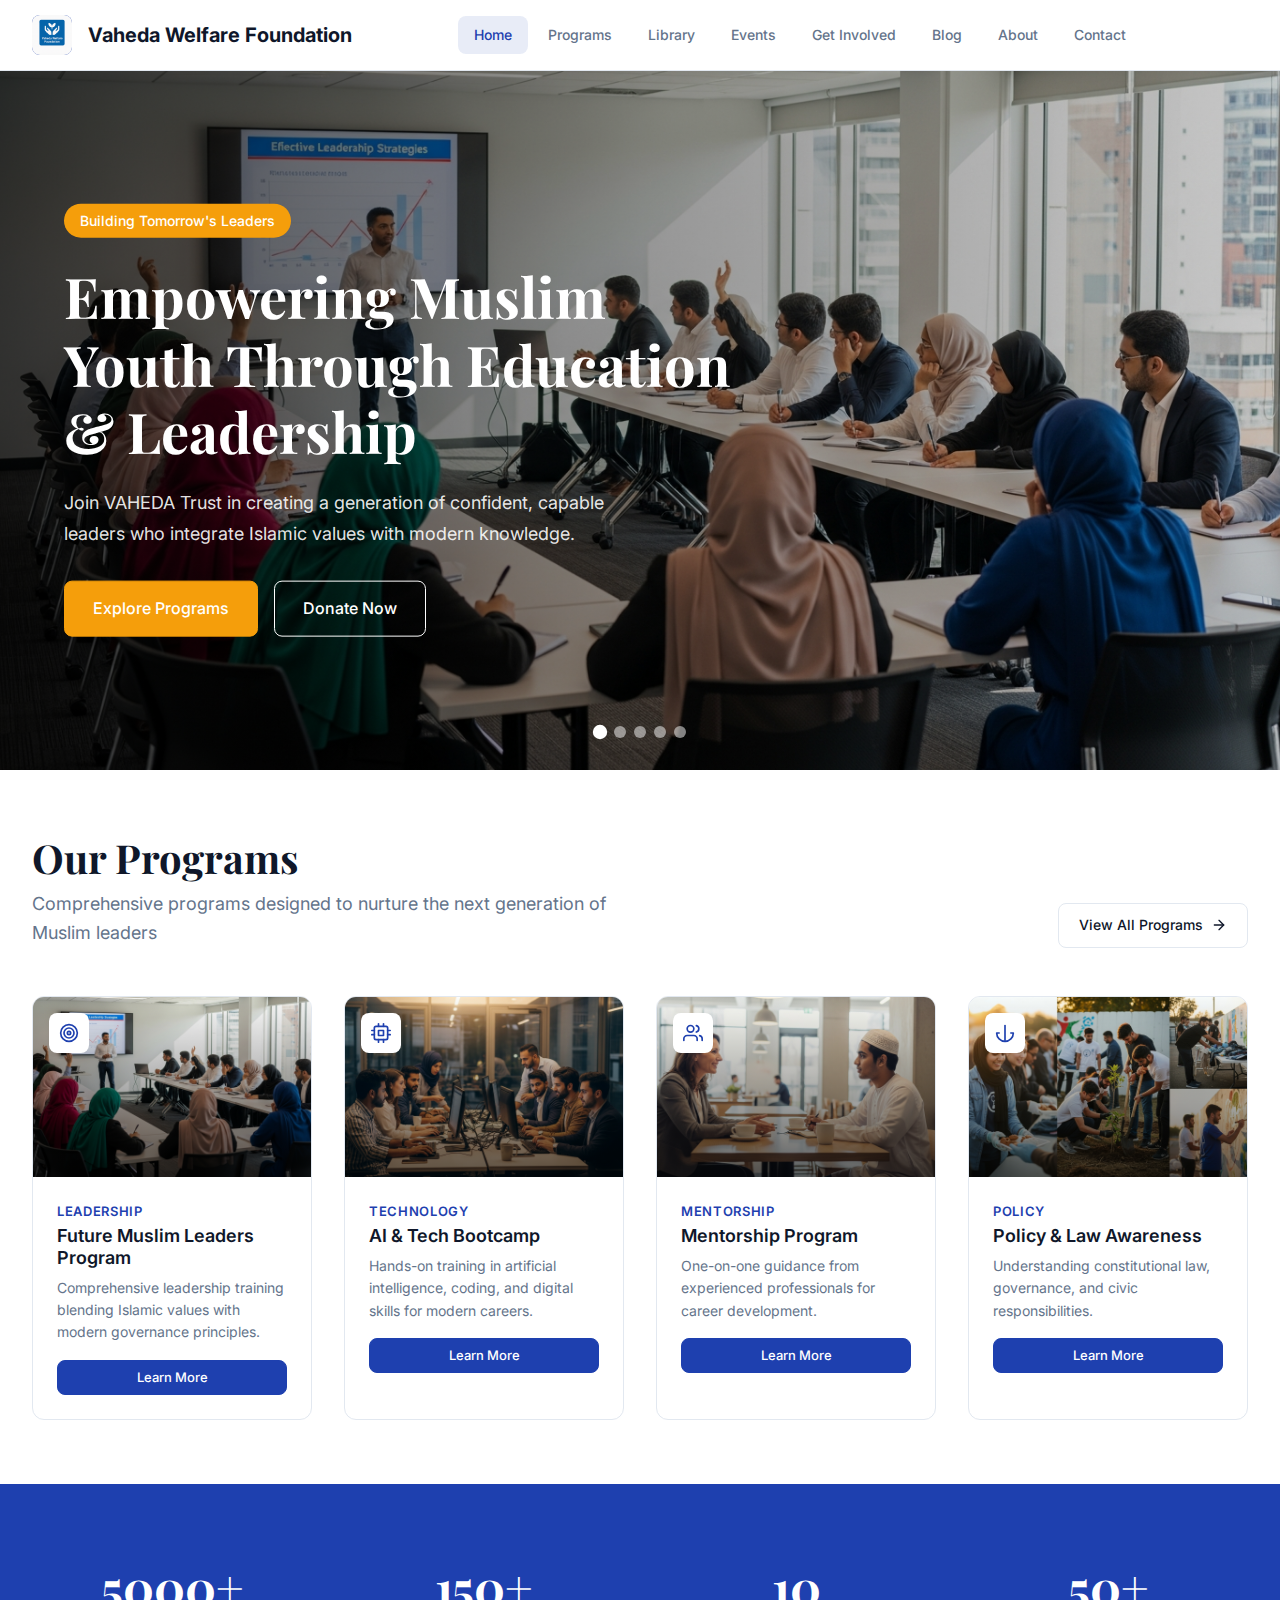
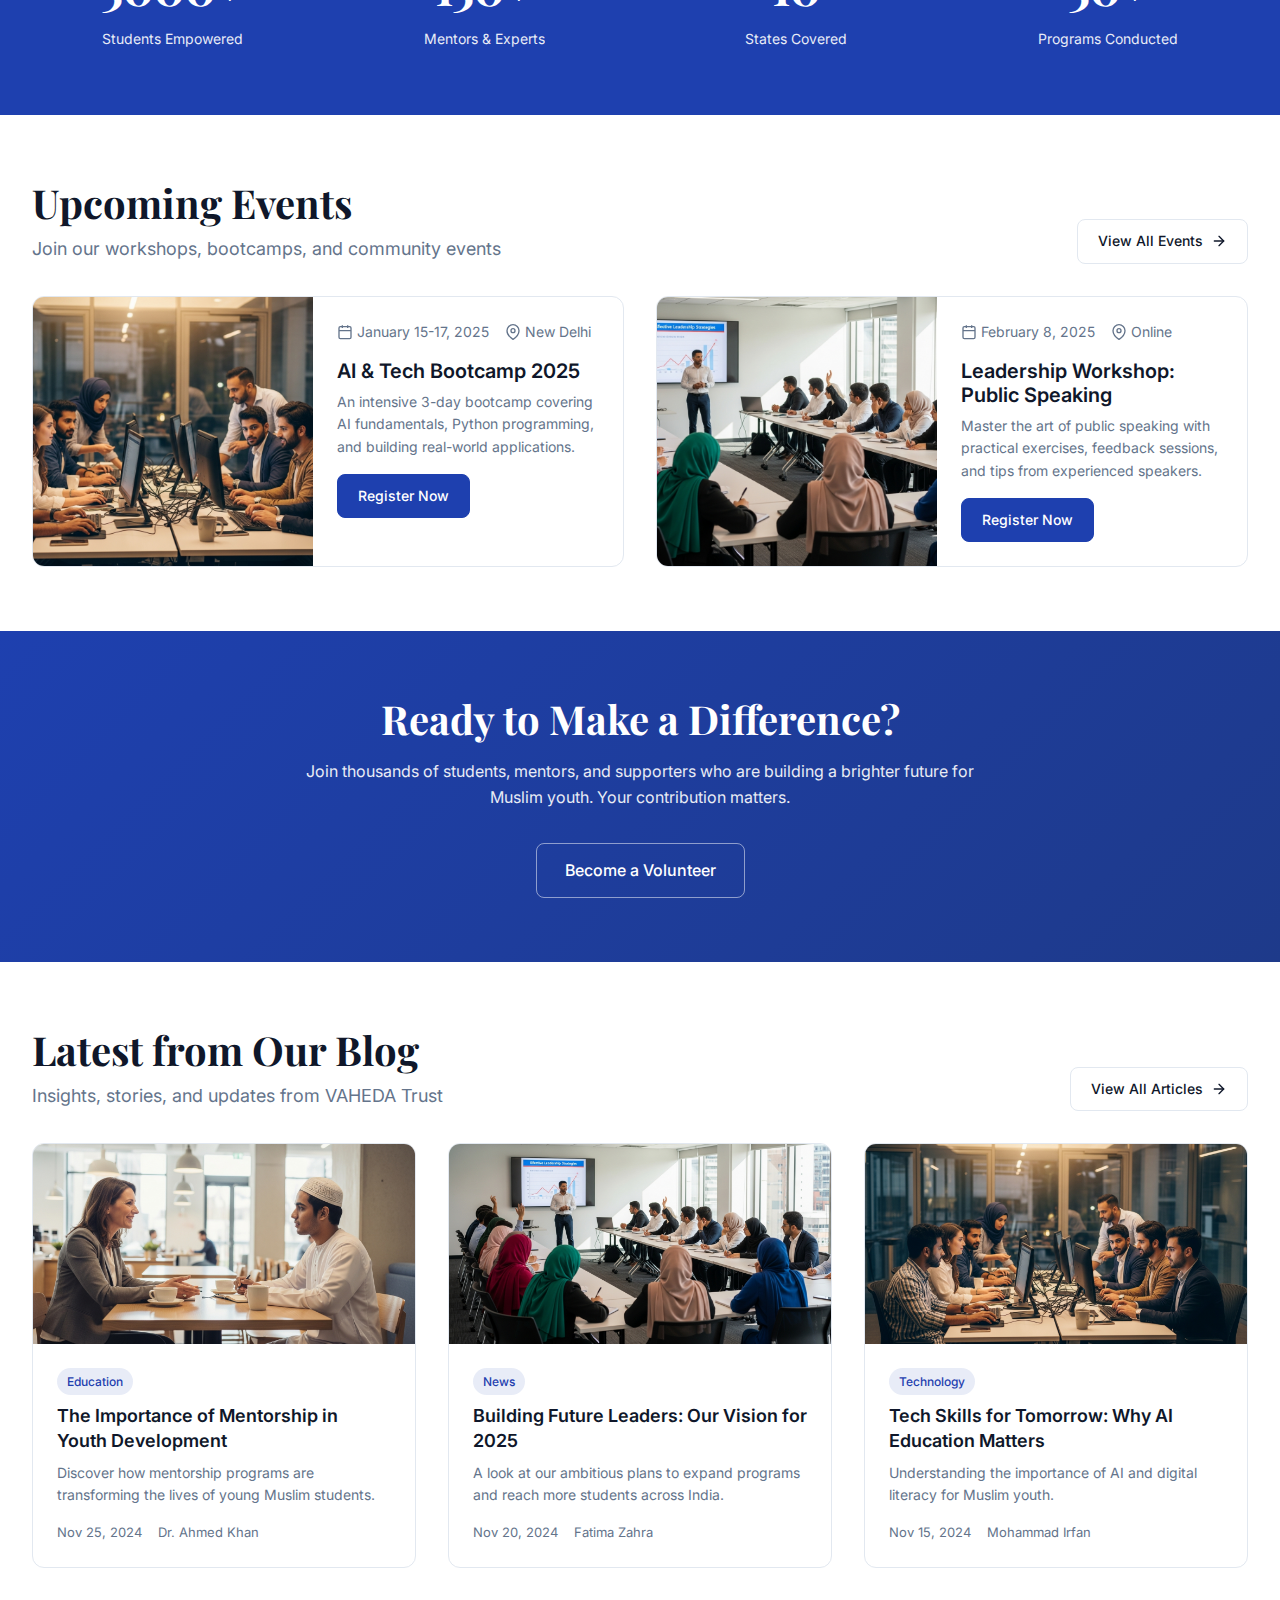
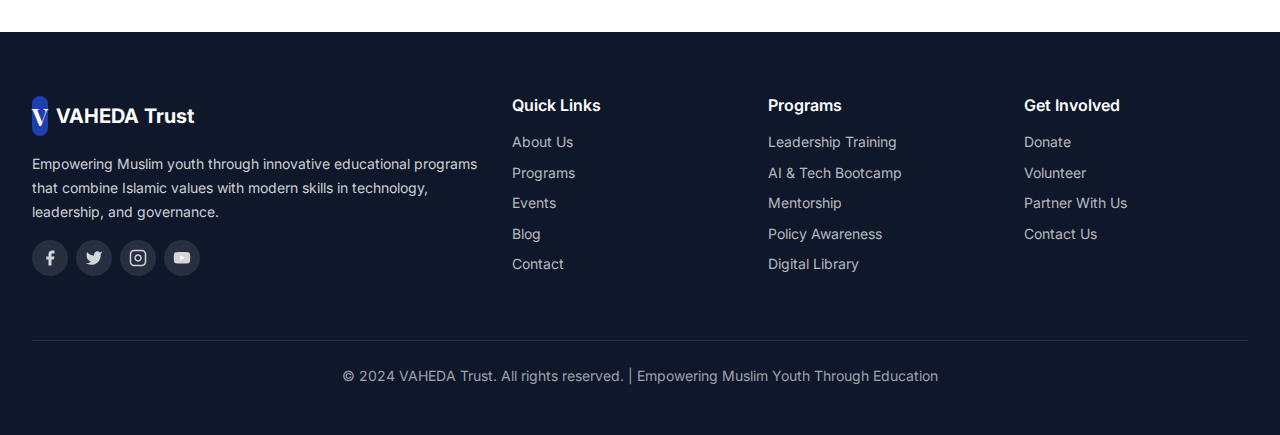
<file: index.html>
<!DOCTYPE html>
<html lang="en">
<head>
  <meta charset="UTF-8">
  <meta name="viewport" content="width=device-width, initial-scale=1.0">
  <title>VAHEDA Trust - Empowering Muslim Youth Through Education & Leadership</title>
  <meta name="description" content="VAHEDA Trust empowers Muslim youth with education, technology, leadership training, and community development programs. Join us to build tomorrow's leaders.">
  <meta property="og:title" content="VAHEDA Trust - Empowering Muslim Youth">
  <meta property="og:description" content="Comprehensive programs for leadership, technology, mentorship, and policy awareness.">
  <meta property="og:type" content="website">
  <link rel="preconnect" href="https://fonts.googleapis.com">
  <link rel="preconnect" href="https://fonts.gstatic.com" crossorigin>
  <link href="https://fonts.googleapis.com/css2?family=Inter:wght@300;400;500;600;700;800&family=Playfair+Display:wght@400;500;600;700&display=swap" rel="stylesheet">
  <link rel="stylesheet" href="assets/css/style.css">

<link rel="icon" href="assets/images/favicon-64.png">


</head>
<body>
  <!-- Header -->
  <header class="header">
    <div class="header-inner">
      <a href="index.html"  class="logo">
         <img src="assets/images/found.logo.png" alt="Vaheda Welfare Foundation Logo" class="logo-icon">
        <div class="logo-icon"></div>
        <span>Vaheda Welfare Foundation</span>
      </a>
      
      <nav class="nav-desktop">
        <a href="index.html" class="nav-link active">Home</a>
        <a href="programs.html" class="nav-link">Programs</a>
        <a href="library.html" class="nav-link">Library</a>
        <a href="events.html" class="nav-link">Events</a>
        <a href="get-involved.html" class="nav-link">Get Involved</a>
        <a href="blog.html" class="nav-link">Blog</a>
        <a href="about.html" class="nav-link">About</a>
        <a href="contact.html" class="nav-link">Contact</a>
      </nav>
      
      <div class="header-actions">
        <a href="get-involved.html#donate" class="btn btn-accent hidden" style="display: none;">Donate</a>
        <button id="mobile-menu-btn" class="mobile-menu-btn" aria-label="Toggle menu">
          <svg width="24" height="24" viewBox="0 0 24 24" fill="none" stroke="currentColor" stroke-width="2" stroke-linecap="round" stroke-linejoin="round">
            <line x1="3" y1="12" x2="21" y2="12"></line>
            <line x1="3" y1="6" x2="21" y2="6"></line>
            <line x1="3" y1="18" x2="21" y2="18"></line>
          </svg>
        </button>
      </div>
    </div>
    
    <!-- Mobile Navigation -->
    <nav id="mobile-nav" class="mobile-nav">
      <a href="index.html" class="mobile-nav-link active">Home</a>
      <a href="about.html" class="mobile-nav-link">About</a>
      <a href="programs.html" class="mobile-nav-link">Programs</a>
      <a href="library.html" class="mobile-nav-link">Library</a>
      <a href="events.html" class="mobile-nav-link">Events</a>
      <a href="get-involved.html" class="mobile-nav-link">Get Involved</a>
      <a href="blog.html" class="mobile-nav-link">Blog</a>
      <a href="contact.html" class="mobile-nav-link">Contact</a>
      <div style="padding: 1rem;">
        <a href="get-involved.html#donate" class="btn btn-accent w-full">Donate Now</a>
      </div>
    </nav>
  </header>

  <main>
    <!-- Hero Slider -->
    <section class="hero">
      <!-- Slide 1 -->
      <div class="hero-slide active">
        <img src="assets/images/leadership_training_workshop.png" alt="Leadership Training" class="hero-image">
        <div class="hero-overlay"></div>
        <div class="hero-content">
          <div class="hero-content-inner">
            <span class="hero-badge">Building Tomorrow's Leaders</span>
            <h1 class="hero-title">Empowering Muslim Youth Through Education & Leadership</h1>
            <p class="hero-description">
              Join VAHEDA Trust in creating a generation of confident, capable leaders who integrate Islamic values with modern knowledge.
            </p>
            <div class="hero-buttons">
              <a href="programs.html" class="btn btn-accent btn-lg">Explore Programs</a>
              <a href="get-involved.html#donate" class="btn btn-outline btn-lg" style="color: white; border-color: white;">Donate Now</a>
            </div>
          </div>
        </div>
      </div>
      
      <!-- Slide 2 -->
      <div class="hero-slide">
        <img src="assets/images/tech_bootcamp_workshop_session.png" alt="Tech Bootcamp" class="hero-image">
        <div class="hero-overlay"></div>
        <div class="hero-content">
          <div class="hero-content-inner">
            <span class="hero-badge">AI & Technology</span>
            <h1 class="hero-title">Digital Skills for the Future</h1>
            <p class="hero-description">
              Master AI, coding, and digital tools through our intensive bootcamps designed for Muslim youth.
            </p>
            <div class="hero-buttons">
              <a href="programs.html#tech" class="btn btn-accent btn-lg">Join Bootcamp</a>
              <a href="about.html" class="btn btn-outline btn-lg" style="color: white; border-color: white;">Learn More</a>
            </div>
          </div>
        </div>
      </div>
      
      <!-- Slide 3 -->
      <div class="hero-slide">
        <img src="assets/images/mentorship_guidance_session.png" alt="Mentorship Program" class="hero-image">
        <div class="hero-overlay"></div>
        <div class="hero-content">
          <div class="hero-content-inner">
            <span class="hero-badge">Mentorship Network</span>
            <h1 class="hero-title">Guidance from Industry Experts</h1>
            <p class="hero-description">
              Connect with experienced professionals who will guide you through your educational and career journey.
            </p>
            <div class="hero-buttons">
              <a href="programs.html#mentorship" class="btn btn-accent btn-lg">Find a Mentor</a>
            </div>
          </div>
        </div>
      </div>
      
      <!-- Slide 4 -->
      <div class="hero-slide">
        <img src="assets/images/community_service_volunteers.png" alt="Community Service" class="hero-image">
        <div class="hero-overlay"></div>
        <div class="hero-content">
          <div class="hero-content-inner">
            <span class="hero-badge">Community Impact</span>
            <h1 class="hero-title">Making a Difference Together</h1>
            <p class="hero-description">
              Be part of a community committed to positive change through service, education, and leadership.
            </p>
          </div>
        </div>
      </div>
      
      <!-- Slide 5 -->
      <div class="hero-slide">
        <img src="assets/images/muslim_students_learning_together.png" alt="Students Learning" class="hero-image">
        <div class="hero-overlay"></div>
        <div class="hero-content">
          <div class="hero-content-inner">
            <span class="hero-badge">Islamic Education</span>
            <h1 class="hero-title">Bridging Traditional & Modern Knowledge</h1>
            <p class="hero-description">
              Experience an educational approach that combines timeless Islamic wisdom with contemporary skills.
            </p>
          </div>
        </div>
      </div>

      <!-- Slider Navigation -->
      <div class="hero-nav">
        <button class="hero-nav-dot active" aria-label="Slide 1"></button>
        <button class="hero-nav-dot" aria-label="Slide 2"></button>
        <button class="hero-nav-dot" aria-label="Slide 3"></button>
        <button class="hero-nav-dot" aria-label="Slide 4"></button>
        <button class="hero-nav-dot" aria-label="Slide 5"></button>
      </div>
    </section>

    <!-- Programs Section -->
    <section class="section">
      <div class="container">
        <div class="flex flex-col gap-4 mb-8" style="align-items: flex-start;">
          <div style="display: flex; justify-content: space-between; align-items: flex-end; width: 100%; flex-wrap: wrap; gap: 1rem;">
            <div>
              <h2 class="mb-2">Our Programs</h2>
              <p class="text-muted text-lg" style="max-width: 600px; margin-bottom: 0;">
                Comprehensive programs designed to nurture the next generation of Muslim leaders
              </p>
            </div>
            <a href="programs.html" class="btn btn-outline">
              View All Programs
              <svg width="16" height="16" viewBox="0 0 24 24" fill="none" stroke="currentColor" stroke-width="2" stroke-linecap="round" stroke-linejoin="round">
                <line x1="5" y1="12" x2="19" y2="12"></line>
                <polyline points="12 5 19 12 12 19"></polyline>
              </svg>
            </a>
          </div>
        </div>
        
        <div class="grid grid-cols-1 sm:grid-cols-2 lg:grid-cols-4 gap-6">
          <!-- Program 1 -->
          <div class="program-card">
            <img src="assets/images/leadership_training_workshop.png" alt="Leadership Program" class="program-card-image">
            <div class="program-card-overlay"></div>
            <div class="program-card-icon">
              <svg width="20" height="20" viewBox="0 0 24 24" fill="none" stroke="currentColor" stroke-width="2" stroke-linecap="round" stroke-linejoin="round">
                <circle cx="12" cy="12" r="10"></circle>
                <circle cx="12" cy="12" r="6"></circle>
                <circle cx="12" cy="12" r="2"></circle>
              </svg>
            </div>
            <div class="program-card-content">
              <div class="program-card-category">Leadership</div>
              <h3 class="program-card-title">Future Muslim Leaders Program</h3>
              <p class="program-card-description">Comprehensive leadership training blending Islamic values with modern governance principles.</p>
              <a href="programs.html#leadership" class="btn btn-primary btn-sm w-full">Learn More</a>
            </div>
          </div>
          
          <!-- Program 2 -->
          <div class="program-card">
            <img src="assets/images/tech_bootcamp_workshop_session.png" alt="Tech Bootcamp" class="program-card-image">
            <div class="program-card-overlay"></div>
            <div class="program-card-icon">
              <svg width="20" height="20" viewBox="0 0 24 24" fill="none" stroke="currentColor" stroke-width="2" stroke-linecap="round" stroke-linejoin="round">
                <rect x="4" y="4" width="16" height="16" rx="2" ry="2"></rect>
                <rect x="9" y="9" width="6" height="6"></rect>
                <line x1="9" y1="1" x2="9" y2="4"></line>
                <line x1="15" y1="1" x2="15" y2="4"></line>
                <line x1="9" y1="20" x2="9" y2="23"></line>
                <line x1="15" y1="20" x2="15" y2="23"></line>
                <line x1="20" y1="9" x2="23" y2="9"></line>
                <line x1="20" y1="14" x2="23" y2="14"></line>
                <line x1="1" y1="9" x2="4" y2="9"></line>
                <line x1="1" y1="14" x2="4" y2="14"></line>
              </svg>
            </div>
            <div class="program-card-content">
              <div class="program-card-category">Technology</div>
              <h3 class="program-card-title">AI & Tech Bootcamp</h3>
              <p class="program-card-description">Hands-on training in artificial intelligence, coding, and digital skills for modern careers.</p>
              <a href="programs.html#tech" class="btn btn-primary btn-sm w-full">Learn More</a>
            </div>
          </div>
          
          <!-- Program 3 -->
          <div class="program-card">
            <img src="assets/images/mentorship_guidance_session.png" alt="Mentorship Program" class="program-card-image">
            <div class="program-card-overlay"></div>
            <div class="program-card-icon">
              <svg width="20" height="20" viewBox="0 0 24 24" fill="none" stroke="currentColor" stroke-width="2" stroke-linecap="round" stroke-linejoin="round">
                <path d="M17 21v-2a4 4 0 0 0-4-4H5a4 4 0 0 0-4 4v2"></path>
                <circle cx="9" cy="7" r="4"></circle>
                <path d="M23 21v-2a4 4 0 0 0-3-3.87"></path>
                <path d="M16 3.13a4 4 0 0 1 0 7.75"></path>
              </svg>
            </div>
            <div class="program-card-content">
              <div class="program-card-category">Mentorship</div>
              <h3 class="program-card-title">Mentorship Program</h3>
              <p class="program-card-description">One-on-one guidance from experienced professionals for career development.</p>
              <a href="programs.html#mentorship" class="btn btn-primary btn-sm w-full">Learn More</a>
            </div>
          </div>
          
          <!-- Program 4 -->
          <div class="program-card">
            <img src="assets/images/community_service_volunteers.png" alt="Policy Program" class="program-card-image">
            <div class="program-card-overlay"></div>
            <div class="program-card-icon">
              <svg width="20" height="20" viewBox="0 0 24 24" fill="none" stroke="currentColor" stroke-width="2" stroke-linecap="round" stroke-linejoin="round">
                <line x1="12" y1="3" x2="12" y2="21"></line>
                <path d="M5 12H2a10 10 0 0 0 20 0h-3"></path>
              </svg>
            </div>
            <div class="program-card-content">
              <div class="program-card-category">Policy</div>
              <h3 class="program-card-title">Policy & Law Awareness</h3>
              <p class="program-card-description">Understanding constitutional law, governance, and civic responsibilities.</p>
              <a href="programs.html#policy" class="btn btn-primary btn-sm w-full">Learn More</a>
            </div>
          </div>
        </div>
      </div>
    </section>

    <!-- Impact Stats -->
    <section class="stats-section">
      <div class="container">
        <div class="stats-grid">
          <div class="stat-item">
            <div class="stat-number">5000+</div>
            <div class="stat-label">Students Empowered</div>
          </div>
          <div class="stat-item">
            <div class="stat-number">150+</div>
            <div class="stat-label">Mentors & Experts</div>
          </div>
          <div class="stat-item">
            <div class="stat-number">10</div>
            <div class="stat-label">States Covered</div>
          </div>
          <div class="stat-item">
            <div class="stat-number">50+</div>
            <div class="stat-label">Programs Conducted</div>
          </div>
        </div>
      </div>
    </section>

    <!-- Upcoming Events -->
    <section class="section">
      <div class="container">
        <div style="display: flex; justify-content: space-between; align-items: flex-end; flex-wrap: wrap; gap: 1rem; margin-bottom: 2rem;">
          <div>
            <h2 class="mb-2">Upcoming Events</h2>
            <p class="text-muted text-lg" style="max-width: 600px; margin-bottom: 0;">
              Join our workshops, bootcamps, and community events
            </p>
          </div>
          <a href="events.html" class="btn btn-outline">
            View All Events
            <svg width="16" height="16" viewBox="0 0 24 24" fill="none" stroke="currentColor" stroke-width="2" stroke-linecap="round" stroke-linejoin="round">
              <line x1="5" y1="12" x2="19" y2="12"></line>
              <polyline points="12 5 19 12 12 19"></polyline>
            </svg>
          </a>
        </div>
        
        <div class="grid grid-cols-1 md:grid-cols-2 gap-6">
          <!-- Event 1 -->
          <div class="event-card">
            <img src="assets/images/tech_bootcamp_workshop_session.png" alt="AI Bootcamp" class="event-card-image">
            <div class="event-card-content">
              <div class="event-card-meta">
                <span class="event-card-meta-item">
                  <svg width="16" height="16" viewBox="0 0 24 24" fill="none" stroke="currentColor" stroke-width="2">
                    <rect x="3" y="4" width="18" height="18" rx="2" ry="2"></rect>
                    <line x1="16" y1="2" x2="16" y2="6"></line>
                    <line x1="8" y1="2" x2="8" y2="6"></line>
                    <line x1="3" y1="10" x2="21" y2="10"></line>
                  </svg>
                  January 15-17, 2025
                </span>
                <span class="event-card-meta-item">
                  <svg width="16" height="16" viewBox="0 0 24 24" fill="none" stroke="currentColor" stroke-width="2">
                    <path d="M21 10c0 7-9 13-9 13s-9-6-9-13a9 9 0 0 1 18 0z"></path>
                    <circle cx="12" cy="10" r="3"></circle>
                  </svg>
                  New Delhi
                </span>
              </div>
              <h3 class="event-card-title">AI & Tech Bootcamp 2025</h3>
              <p class="event-card-description">An intensive 3-day bootcamp covering AI fundamentals, Python programming, and building real-world applications.</p>
              <a href="events.html" class="btn btn-primary">Register Now</a>
            </div>
          </div>
          
          <!-- Event 2 -->
          <div class="event-card">
            <img src="assets/images/leadership_training_workshop.png" alt="Leadership Workshop" class="event-card-image">
            <div class="event-card-content">
              <div class="event-card-meta">
                <span class="event-card-meta-item">
                  <svg width="16" height="16" viewBox="0 0 24 24" fill="none" stroke="currentColor" stroke-width="2">
                    <rect x="3" y="4" width="18" height="18" rx="2" ry="2"></rect>
                    <line x1="16" y1="2" x2="16" y2="6"></line>
                    <line x1="8" y1="2" x2="8" y2="6"></line>
                    <line x1="3" y1="10" x2="21" y2="10"></line>
                  </svg>
                  February 8, 2025
                </span>
                <span class="event-card-meta-item">
                  <svg width="16" height="16" viewBox="0 0 24 24" fill="none" stroke="currentColor" stroke-width="2">
                    <path d="M21 10c0 7-9 13-9 13s-9-6-9-13a9 9 0 0 1 18 0z"></path>
                    <circle cx="12" cy="10" r="3"></circle>
                  </svg>
                  Online
                </span>
              </div>
              <h3 class="event-card-title">Leadership Workshop: Public Speaking</h3>
              <p class="event-card-description">Master the art of public speaking with practical exercises, feedback sessions, and tips from experienced speakers.</p>
              <a href="events.html" class="btn btn-primary">Register Now</a>
            </div>
          </div>
        </div>
      </div>
    </section>

    <!-- CTA Section -->
    <section class="cta-section">
      <div class="container">
        <div class="cta-content">
          <h2 class="cta-title">Ready to Make a Difference?</h2>
          <p class="cta-description">
            Join thousands of students, mentors, and supporters who are building a brighter future for Muslim youth. Your contribution matters.
          </p>
          <div class="cta-buttons">

            <!-- currently disabling the donate button -->

            <!-- <a href="get-involved.html#donate" class="btn btn-accent btn-lg">Donate Now</a> -->
            <a href="get-involved.html#volunteer" class="btn btn-outline btn-lg" style="color: white; border-color: rgba(255,255,255,0.5);">Become a Volunteer</a>
          </div>
        </div>
      </div>
    </section>

    <!-- Blog Section -->
    <section class="section">
      <div class="container">
        <div style="display: flex; justify-content: space-between; align-items: flex-end; flex-wrap: wrap; gap: 1rem; margin-bottom: 2rem;">
          <div>
            <h2 class="mb-2">Latest from Our Blog</h2>
            <p class="text-muted text-lg" style="max-width: 600px; margin-bottom: 0;">
              Insights, stories, and updates from VAHEDA Trust
            </p>
          </div>
          <a href="blog.html" class="btn btn-outline">
            View All Articles
            <svg width="16" height="16" viewBox="0 0 24 24" fill="none" stroke="currentColor" stroke-width="2" stroke-linecap="round" stroke-linejoin="round">
              <line x1="5" y1="12" x2="19" y2="12"></line>
              <polyline points="12 5 19 12 12 19"></polyline>
            </svg>
          </a>
        </div>
        
        <div class="grid grid-cols-1 md:grid-cols-2 lg:grid-cols-3 gap-6">
          <!-- Blog 1 -->
          <article class="blog-card">
            <img src="assets/images/mentorship_guidance_session.png" alt="Mentorship" class="blog-card-image">
            <div class="blog-card-content">
              <span class="blog-card-category">Education</span>
              <h3 class="blog-card-title">The Importance of Mentorship in Youth Development</h3>
              <p class="blog-card-excerpt">Discover how mentorship programs are transforming the lives of young Muslim students.</p>
              <div class="blog-card-meta">
                <span>Nov 25, 2024</span>
                <span>Dr. Ahmed Khan</span>
              </div>
            </div>
          </article>
          
          <!-- Blog 2 -->
          <article class="blog-card">
            <img src="assets/images/leadership_training_workshop.png" alt="Leadership" class="blog-card-image">
            <div class="blog-card-content">
              <span class="blog-card-category">News</span>
              <h3 class="blog-card-title">Building Future Leaders: Our Vision for 2025</h3>
              <p class="blog-card-excerpt">A look at our ambitious plans to expand programs and reach more students across India.</p>
              <div class="blog-card-meta">
                <span>Nov 20, 2024</span>
                <span>Fatima Zahra</span>
              </div>
            </div>
          </article>
          
          <!-- Blog 3 -->
          <article class="blog-card">
            <img src="assets/images/tech_bootcamp_workshop_session.png" alt="Technology" class="blog-card-image">
            <div class="blog-card-content">
              <span class="blog-card-category">Technology</span>
              <h3 class="blog-card-title">Tech Skills for Tomorrow: Why AI Education Matters</h3>
              <p class="blog-card-excerpt">Understanding the importance of AI and digital literacy for Muslim youth.</p>
              <div class="blog-card-meta">
                <span>Nov 15, 2024</span>
                <span>Mohammad Irfan</span>
              </div>
            </div>
          </article>
        </div>
      </div>
    </section>
  </main>

  <!-- Footer -->
  <footer class="footer">
    <div class="container">
      <div class="footer-grid">
        <div class="footer-brand">
          <a href="index.html" class="logo">
            <div class="logo-icon">V</div>
            <span>VAHEDA Trust</span>
          </a>
          <p class="footer-description">
            Empowering Muslim youth through innovative educational programs that combine Islamic values with modern skills in technology, leadership, and governance.
          </p>
          <div class="footer-social">
            <a href="#" aria-label="Facebook">
              <svg width="18" height="18" viewBox="0 0 24 24" fill="currentColor">
                <path d="M18 2h-3a5 5 0 0 0-5 5v3H7v4h3v8h4v-8h3l1-4h-4V7a1 1 0 0 1 1-1h3z"></path>
              </svg>
            </a>
            <a href="#" aria-label="Twitter">
              <svg width="18" height="18" viewBox="0 0 24 24" fill="currentColor">
                <path d="M23 3a10.9 10.9 0 0 1-3.14 1.53 4.48 4.48 0 0 0-7.86 3v1A10.66 10.66 0 0 1 3 4s-4 9 5 13a11.64 11.64 0 0 1-7 2c9 5 20 0 20-11.5a4.5 4.5 0 0 0-.08-.83A7.72 7.72 0 0 0 23 3z"></path>
              </svg>
            </a>
            <a href="#" aria-label="Instagram">
              <svg width="18" height="18" viewBox="0 0 24 24" fill="none" stroke="currentColor" stroke-width="2">
                <rect x="2" y="2" width="20" height="20" rx="5" ry="5"></rect>
                <path d="M16 11.37A4 4 0 1 1 12.63 8 4 4 0 0 1 16 11.37z"></path>
                <line x1="17.5" y1="6.5" x2="17.51" y2="6.5"></line>
              </svg>
            </a>
            <a href="#" aria-label="YouTube">
              <svg width="18" height="18" viewBox="0 0 24 24" fill="currentColor">
                <path d="M22.54 6.42a2.78 2.78 0 0 0-1.94-2C18.88 4 12 4 12 4s-6.88 0-8.6.46a2.78 2.78 0 0 0-1.94 2A29 29 0 0 0 1 11.75a29 29 0 0 0 .46 5.33A2.78 2.78 0 0 0 3.4 19c1.72.46 8.6.46 8.6.46s6.88 0 8.6-.46a2.78 2.78 0 0 0 1.94-2 29 29 0 0 0 .46-5.25 29 29 0 0 0-.46-5.33z"></path>
                <polygon points="9.75 15.02 15.5 11.75 9.75 8.48 9.75 15.02" fill="white"></polygon>
              </svg>
            </a>
          </div>
        </div>
        
        <div>
          <h4 class="footer-title">Quick Links</h4>
          <nav class="footer-links">
            <a href="about.html" class="footer-link">About Us</a>
            <a href="programs.html" class="footer-link">Programs</a>
            <a href="events.html" class="footer-link">Events</a>
            <a href="blog.html" class="footer-link">Blog</a>
            <a href="contact.html" class="footer-link">Contact</a>
          </nav>
        </div>
        
        <div>
          <h4 class="footer-title">Programs</h4>
          <nav class="footer-links">
            <a href="programs.html#leadership" class="footer-link">Leadership Training</a>
            <a href="programs.html#tech" class="footer-link">AI & Tech Bootcamp</a>
            <a href="programs.html#mentorship" class="footer-link">Mentorship</a>
            <a href="programs.html#policy" class="footer-link">Policy Awareness</a>
            <a href="library.html" class="footer-link">Digital Library</a>
          </nav>
        </div>
        
        <div>
          <h4 class="footer-title">Get Involved</h4>
          <nav class="footer-links">
            <a href="get-involved.html#donate" class="footer-link">Donate</a>
            <a href="get-involved.html#volunteer" class="footer-link">Volunteer</a>
            <a href="get-involved.html#partner" class="footer-link">Partner With Us</a>
            <a href="contact.html" class="footer-link">Contact Us</a>
          </nav>
        </div>
      </div>
      
      <div class="footer-bottom">
        <p>&copy; 2024 VAHEDA Trust. All rights reserved. | Empowering Muslim Youth Through Education</p>
      </div>
    </div>
  </footer>

  <script src="assets/js/main.js"></script>
</body>
</html>
</file>
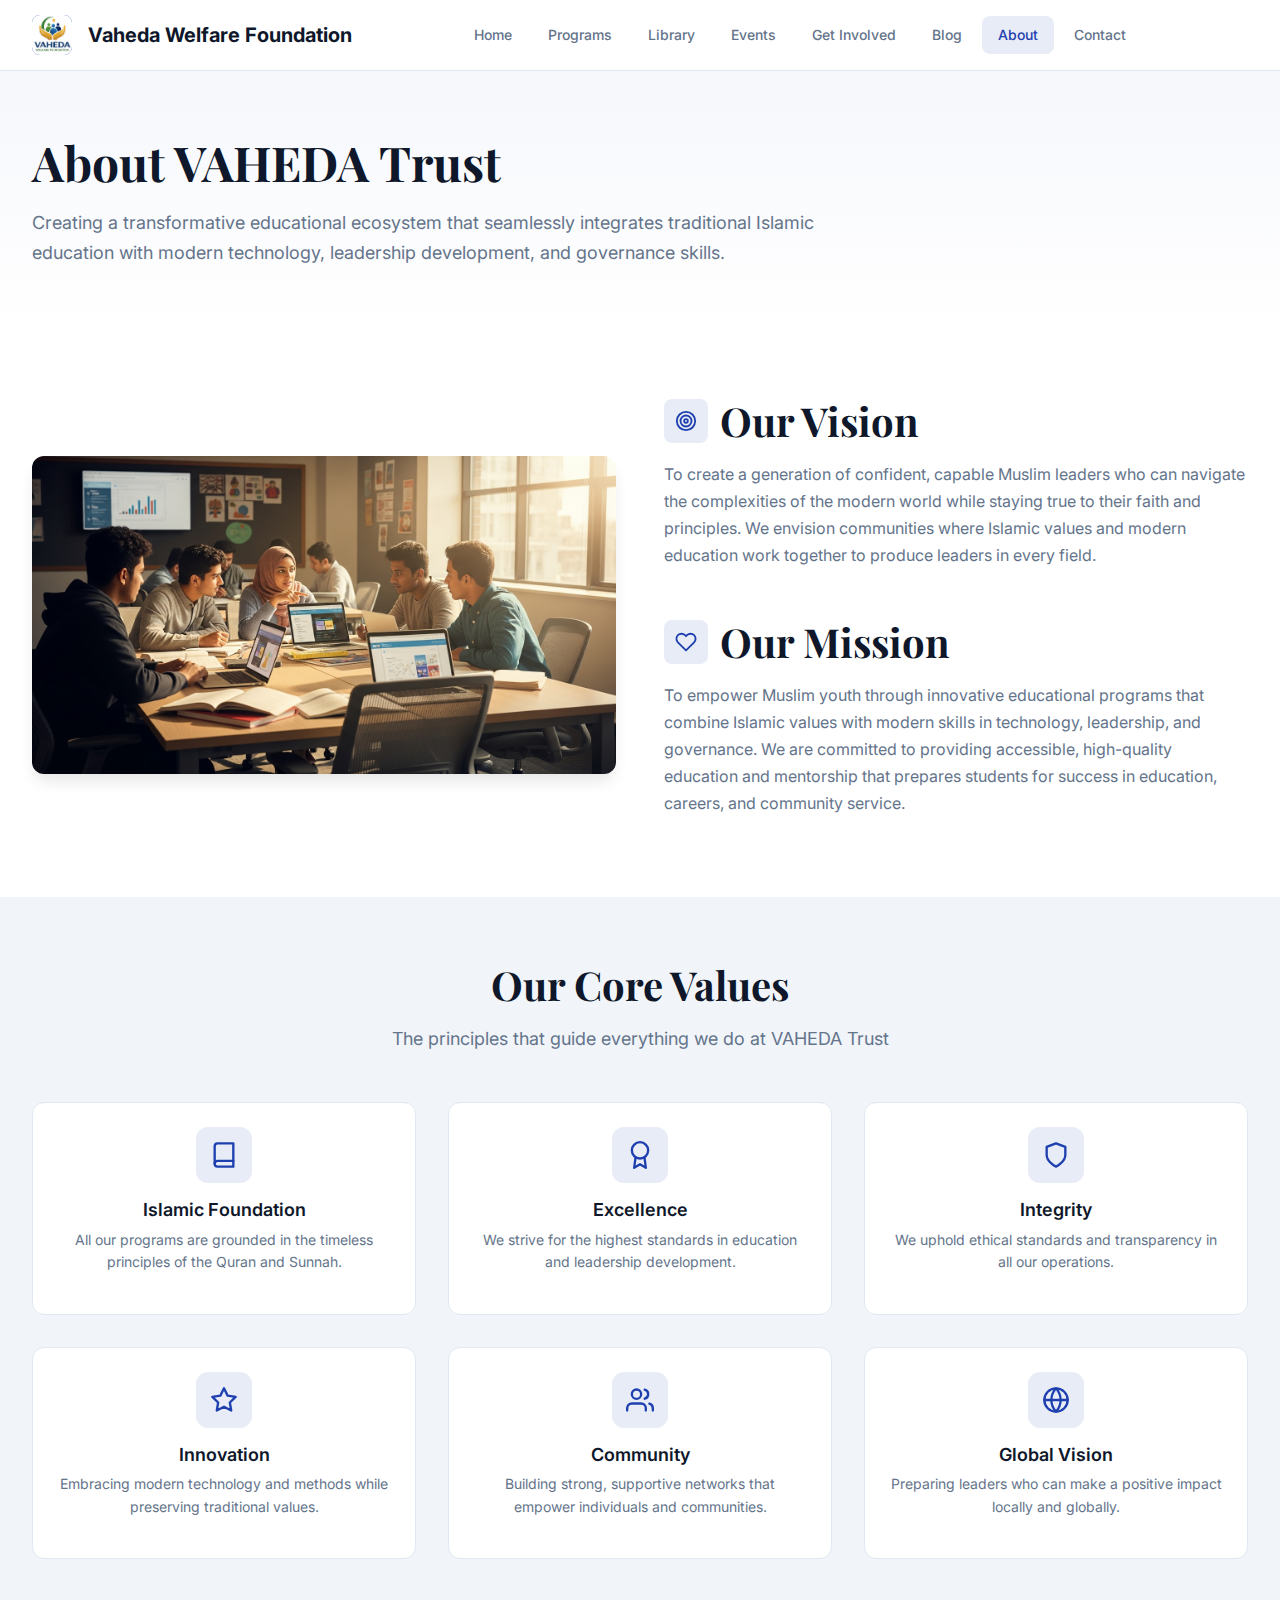
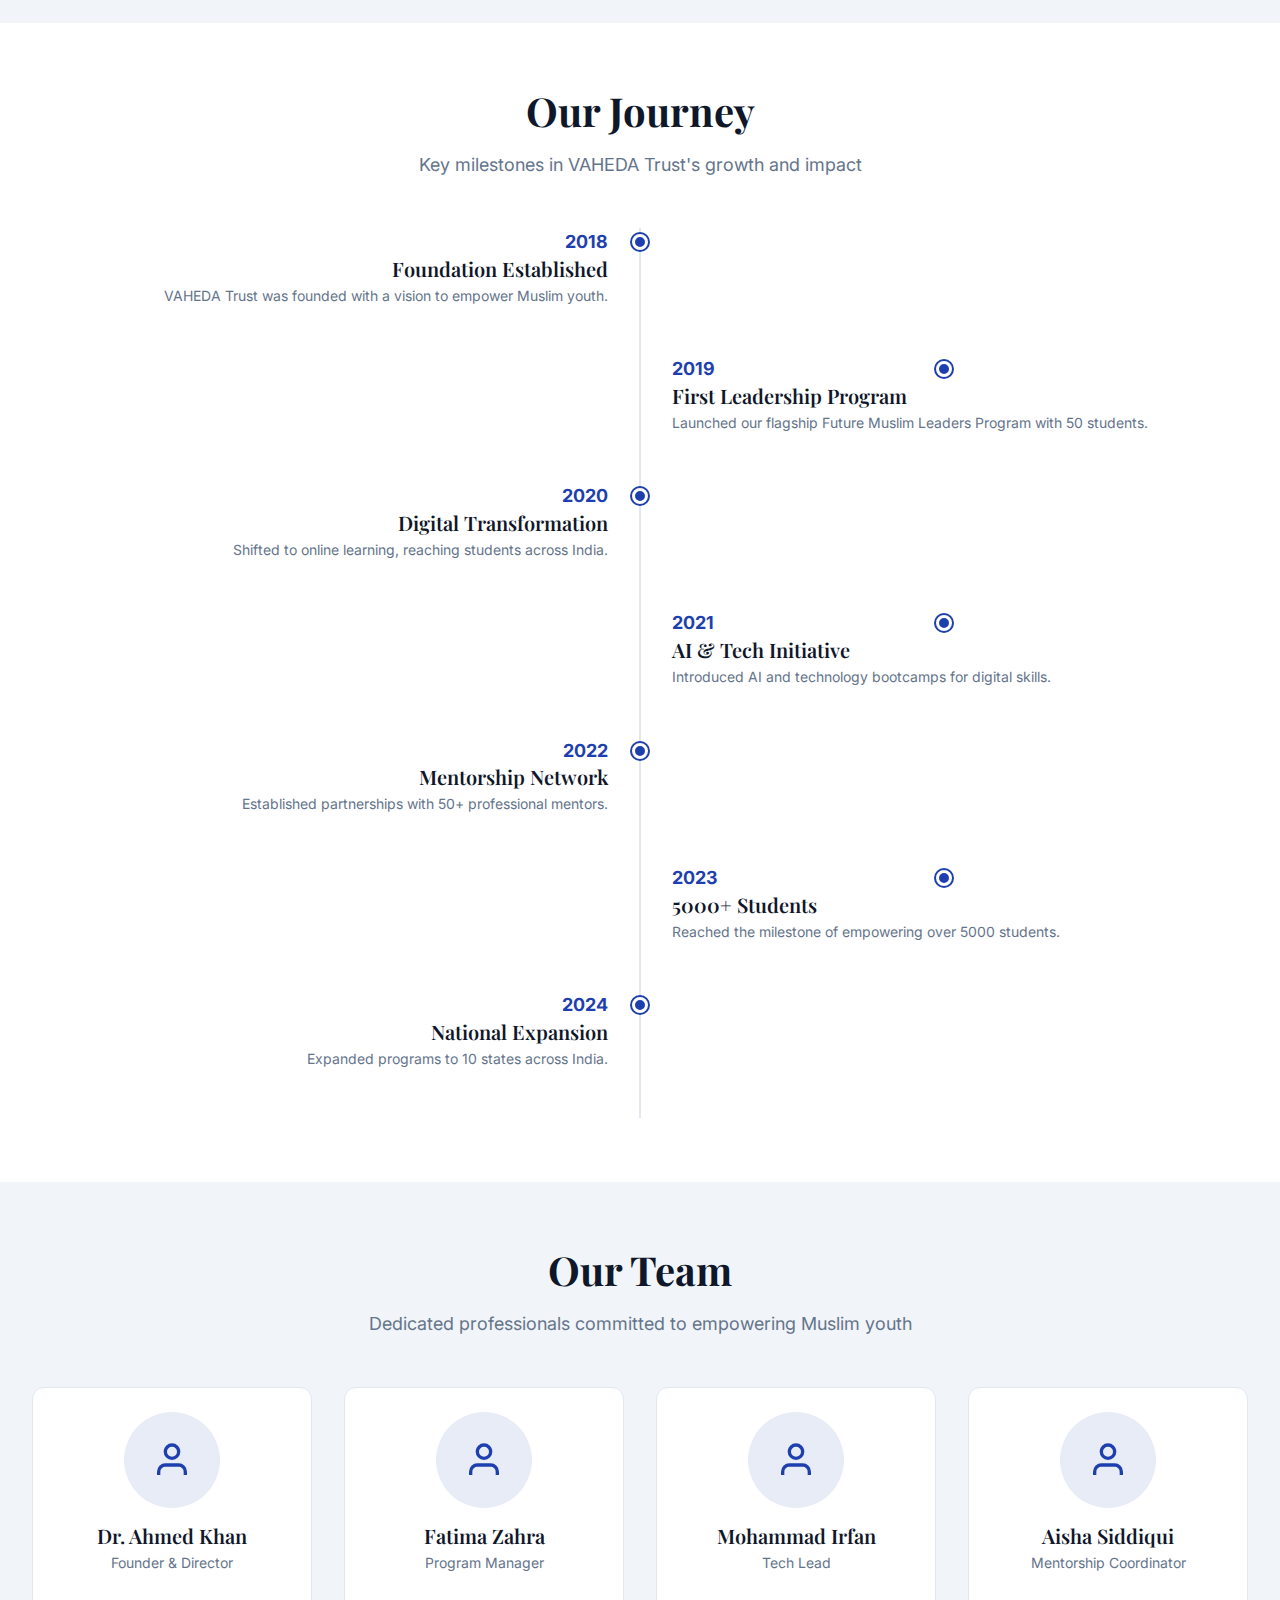
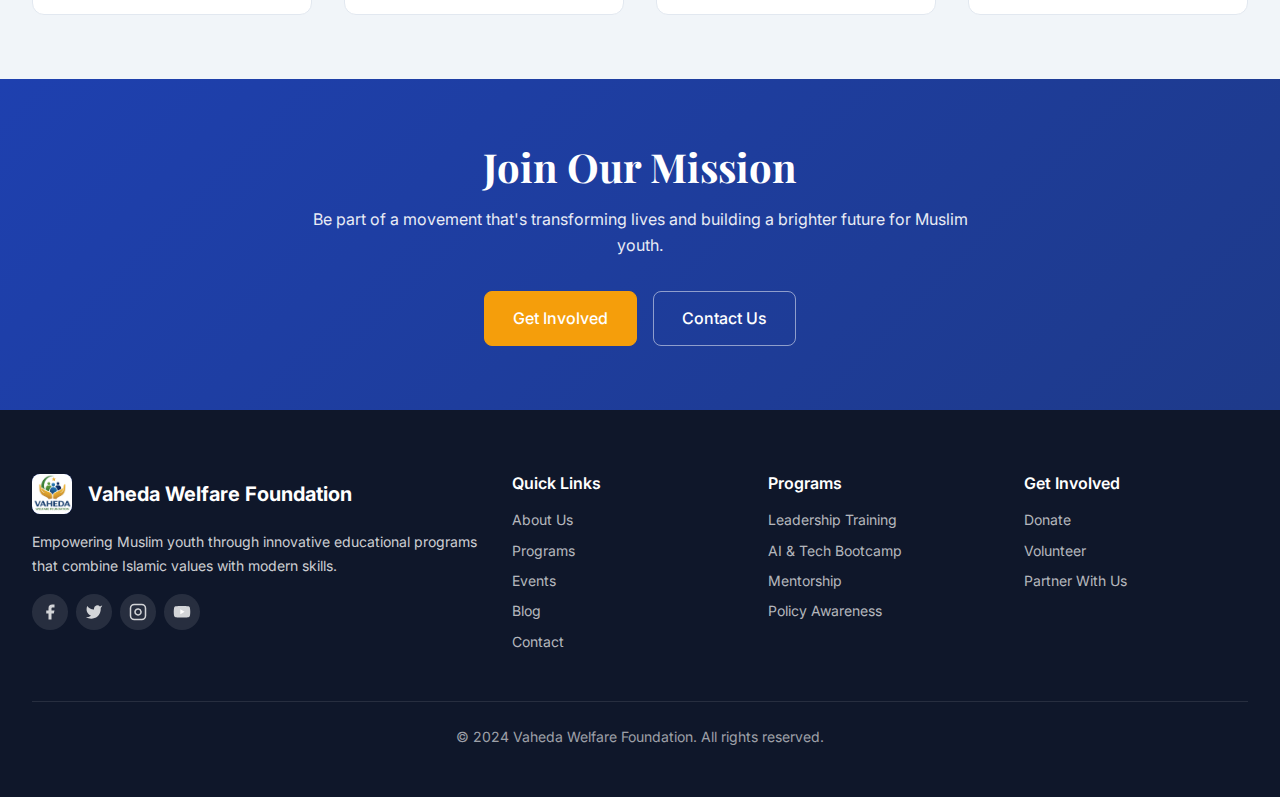
<file: about.html>
<!DOCTYPE html>
<html lang="en">
<head>
  <meta charset="UTF-8">
  <meta name="viewport" content="width=device-width, initial-scale=1.0">
  <title>About Us - VAHEDA Trust</title>
  <meta name="description" content="Learn about VAHEDA Trust's mission, vision, and values. We're dedicated to empowering Muslim youth through education and leadership development.">
  <link rel="preconnect" href="https://fonts.googleapis.com">
  <link rel="preconnect" href="https://fonts.gstatic.com" crossorigin>
  <link href="https://fonts.googleapis.com/css2?family=Inter:wght@300;400;500;600;700;800&family=Playfair+Display:wght@400;500;600;700&display=swap" rel="stylesheet">
  <link rel="stylesheet" href="assets/css/style.css">
</head>
<body>
  <!-- Header -->
  <header class="header">
    <div class="header-inner">
      <a href="index.html" class="logo">
        <img src="assets/images/found.logo2.png" alt="Vaheda Welfare Foundation Logo" class="logo-icon">
        <div class="logo-icon"></div>
        <span>Vaheda Welfare Foundation</span>
      </a>
      
      <nav class="nav-desktop">
        <a href="index.html" class="nav-link">Home</a>
        <a href="programs.html" class="nav-link">Programs</a>
        <a href="library.html" class="nav-link">Library</a>
        <a href="events.html" class="nav-link">Events</a>
        <a href="get-involved.html" class="nav-link">Get Involved</a>
        <a href="blog.html" class="nav-link">Blog</a>
        <a href="about.html" class="nav-link active">About</a>
        <a href="contact.html" class="nav-link">Contact</a>
      </nav>
      
      <div class="header-actions">
        <button id="mobile-menu-btn" class="mobile-menu-btn" aria-label="Toggle menu">
          <svg width="24" height="24" viewBox="0 0 24 24" fill="none" stroke="currentColor" stroke-width="2" stroke-linecap="round" stroke-linejoin="round">
            <line x1="3" y1="12" x2="21" y2="12"></line>
            <line x1="3" y1="6" x2="21" y2="6"></line>
            <line x1="3" y1="18" x2="21" y2="18"></line>
          </svg>
        </button>
      </div>
    </div>
    
    <nav id="mobile-nav" class="mobile-nav">
      <a href="index.html" class="mobile-nav-link">Home</a>
      <a href="programs.html" class="mobile-nav-link">Programs</a>
      <a href="library.html" class="mobile-nav-link">Library</a>
      <a href="events.html" class="mobile-nav-link">Events</a>
      <a href="get-involved.html" class="mobile-nav-link">Get Involved</a>
      <a href="blog.html" class="mobile-nav-link">Blog</a>
      <a href="about.html" class="mobile-nav-link active">About</a>
      <a href="contact.html" class="mobile-nav-link">Contact</a>
    </nav>
  </header>

  <main>
    <!-- Page Header -->
    <section class="page-header">
      <div class="container">
        <div class="page-header-content">
          <h1 class="page-title">About VAHEDA Trust</h1>
          <p class="page-description">
            Creating a transformative educational ecosystem that seamlessly integrates traditional Islamic education with modern technology, leadership development, and governance skills.
          </p>
        </div>
      </div>
    </section>

    <!-- Vision & Mission -->
    <section class="section">
      <div class="container">
        <div class="grid grid-cols-1 lg:grid-cols-2 gap-8" style="align-items: center;">
          <div>
            <img src="assets/images/muslim_students_learning_together.png" alt="Students learning together" class="rounded-lg shadow-lg">
          </div>
          <div>
            <div class="mb-8">
              <h2 class="mb-3" style="display: flex; align-items: center; gap: 0.75rem;">
                <div style="width: 44px; height: 44px; background: rgba(30, 64, 175, 0.1); border-radius: 0.5rem; display: flex; align-items: center; justify-content: center;">
                  <svg width="22" height="22" viewBox="0 0 24 24" fill="none" stroke="#1e40af" stroke-width="2" stroke-linecap="round" stroke-linejoin="round">
                    <circle cx="12" cy="12" r="10"></circle>
                    <circle cx="12" cy="12" r="6"></circle>
                    <circle cx="12" cy="12" r="2"></circle>
                  </svg>
                </div>
                Our Vision
              </h2>
              <p class="text-muted" style="line-height: 1.7;">
                To create a generation of confident, capable Muslim leaders who can navigate the complexities of the modern world while staying true to their faith and principles. We envision communities where Islamic values and modern education work together to produce leaders in every field.
              </p>
            </div>
            <div>
              <h2 class="mb-3" style="display: flex; align-items: center; gap: 0.75rem;">
                <div style="width: 44px; height: 44px; background: rgba(30, 64, 175, 0.1); border-radius: 0.5rem; display: flex; align-items: center; justify-content: center;">
                  <svg width="22" height="22" viewBox="0 0 24 24" fill="none" stroke="#1e40af" stroke-width="2" stroke-linecap="round" stroke-linejoin="round">
                    <path d="M20.84 4.61a5.5 5.5 0 0 0-7.78 0L12 5.67l-1.06-1.06a5.5 5.5 0 0 0-7.78 7.78l1.06 1.06L12 21.23l7.78-7.78 1.06-1.06a5.5 5.5 0 0 0 0-7.78z"></path>
                  </svg>
                </div>
                Our Mission
              </h2>
              <p class="text-muted" style="line-height: 1.7;">
                To empower Muslim youth through innovative educational programs that combine Islamic values with modern skills in technology, leadership, and governance. We are committed to providing accessible, high-quality education and mentorship that prepares students for success in education, careers, and community service.
              </p>
            </div>
          </div>
        </div>
      </div>
    </section>

    <!-- Core Values -->
    <section class="section section-muted">
      <div class="container">
        <div class="text-center mb-8">
          <h2 class="mb-3">Our Core Values</h2>
          <p class="text-muted text-lg" style="max-width: 600px; margin: 0 auto;">
            The principles that guide everything we do at VAHEDA Trust
          </p>
        </div>
        
        <div class="grid grid-cols-1 sm:grid-cols-2 lg:grid-cols-3 gap-6">
          <!-- Value 1 -->
          <div class="value-card">
            <div class="value-card-icon">
              <svg width="28" height="28" viewBox="0 0 24 24" fill="none" stroke="currentColor" stroke-width="2" stroke-linecap="round" stroke-linejoin="round">
                <path d="M4 19.5A2.5 2.5 0 0 1 6.5 17H20"></path>
                <path d="M6.5 2H20v20H6.5A2.5 2.5 0 0 1 4 19.5v-15A2.5 2.5 0 0 1 6.5 2z"></path>
              </svg>
            </div>
            <h3 class="value-card-title">Islamic Foundation</h3>
            <p class="value-card-description">All our programs are grounded in the timeless principles of the Quran and Sunnah.</p>
          </div>
          
          <!-- Value 2 -->
          <div class="value-card">
            <div class="value-card-icon">
              <svg width="28" height="28" viewBox="0 0 24 24" fill="none" stroke="currentColor" stroke-width="2" stroke-linecap="round" stroke-linejoin="round">
                <circle cx="12" cy="8" r="7"></circle>
                <polyline points="8.21 13.89 7 23 12 20 17 23 15.79 13.88"></polyline>
              </svg>
            </div>
            <h3 class="value-card-title">Excellence</h3>
            <p class="value-card-description">We strive for the highest standards in education and leadership development.</p>
          </div>
          
          <!-- Value 3 -->
          <div class="value-card">
            <div class="value-card-icon">
              <svg width="28" height="28" viewBox="0 0 24 24" fill="none" stroke="currentColor" stroke-width="2" stroke-linecap="round" stroke-linejoin="round">
                <path d="M12 22s8-4 8-10V5l-8-3-8 3v7c0 6 8 10 8 10z"></path>
              </svg>
            </div>
            <h3 class="value-card-title">Integrity</h3>
            <p class="value-card-description">We uphold ethical standards and transparency in all our operations.</p>
          </div>
          
          <!-- Value 4 -->
          <div class="value-card">
            <div class="value-card-icon">
              <svg width="28" height="28" viewBox="0 0 24 24" fill="none" stroke="currentColor" stroke-width="2" stroke-linecap="round" stroke-linejoin="round">
                <polygon points="12 2 15.09 8.26 22 9.27 17 14.14 18.18 21.02 12 17.77 5.82 21.02 7 14.14 2 9.27 8.91 8.26 12 2"></polygon>
              </svg>
            </div>
            <h3 class="value-card-title">Innovation</h3>
            <p class="value-card-description">Embracing modern technology and methods while preserving traditional values.</p>
          </div>
          
          <!-- Value 5 -->
          <div class="value-card">
            <div class="value-card-icon">
              <svg width="28" height="28" viewBox="0 0 24 24" fill="none" stroke="currentColor" stroke-width="2" stroke-linecap="round" stroke-linejoin="round">
                <path d="M17 21v-2a4 4 0 0 0-4-4H5a4 4 0 0 0-4 4v2"></path>
                <circle cx="9" cy="7" r="4"></circle>
                <path d="M23 21v-2a4 4 0 0 0-3-3.87"></path>
                <path d="M16 3.13a4 4 0 0 1 0 7.75"></path>
              </svg>
            </div>
            <h3 class="value-card-title">Community</h3>
            <p class="value-card-description">Building strong, supportive networks that empower individuals and communities.</p>
          </div>
          
          <!-- Value 6 -->
          <div class="value-card">
            <div class="value-card-icon">
              <svg width="28" height="28" viewBox="0 0 24 24" fill="none" stroke="currentColor" stroke-width="2" stroke-linecap="round" stroke-linejoin="round">
                <circle cx="12" cy="12" r="10"></circle>
                <line x1="2" y1="12" x2="22" y2="12"></line>
                <path d="M12 2a15.3 15.3 0 0 1 4 10 15.3 15.3 0 0 1-4 10 15.3 15.3 0 0 1-4-10 15.3 15.3 0 0 1 4-10z"></path>
              </svg>
            </div>
            <h3 class="value-card-title">Global Vision</h3>
            <p class="value-card-description">Preparing leaders who can make a positive impact locally and globally.</p>
          </div>
        </div>
      </div>
    </section>

    <!-- Timeline / History -->
    <section class="section">
      <div class="container">
        <div class="text-center mb-8">
          <h2 class="mb-3">Our Journey</h2>
          <p class="text-muted text-lg" style="max-width: 600px; margin: 0 auto;">
            Key milestones in VAHEDA Trust's growth and impact
          </p>
        </div>
        
        <div class="timeline">
          <div class="timeline-item">
            <span class="timeline-year">2018</span>
            <h4 class="timeline-title">Foundation Established</h4>
            <p class="timeline-description">VAHEDA Trust was founded with a vision to empower Muslim youth.</p>
          </div>
          
          <div class="timeline-item">
            <span class="timeline-year">2019</span>
            <h4 class="timeline-title">First Leadership Program</h4>
            <p class="timeline-description">Launched our flagship Future Muslim Leaders Program with 50 students.</p>
          </div>
          
          <div class="timeline-item">
            <span class="timeline-year">2020</span>
            <h4 class="timeline-title">Digital Transformation</h4>
            <p class="timeline-description">Shifted to online learning, reaching students across India.</p>
          </div>
          
          <div class="timeline-item">
            <span class="timeline-year">2021</span>
            <h4 class="timeline-title">AI & Tech Initiative</h4>
            <p class="timeline-description">Introduced AI and technology bootcamps for digital skills.</p>
          </div>
          
          <div class="timeline-item">
            <span class="timeline-year">2022</span>
            <h4 class="timeline-title">Mentorship Network</h4>
            <p class="timeline-description">Established partnerships with 50+ professional mentors.</p>
          </div>
          
          <div class="timeline-item">
            <span class="timeline-year">2023</span>
            <h4 class="timeline-title">5000+ Students</h4>
            <p class="timeline-description">Reached the milestone of empowering over 5000 students.</p>
          </div>
          
          <div class="timeline-item">
            <span class="timeline-year">2024</span>
            <h4 class="timeline-title">National Expansion</h4>
            <p class="timeline-description">Expanded programs to 10 states across India.</p>
          </div>
        </div>
      </div>
    </section>

    <!-- Team -->
    <section class="section section-muted">
      <div class="container">
        <div class="text-center mb-8">
          <h2 class="mb-3">Our Team</h2>
          <p class="text-muted text-lg" style="max-width: 600px; margin: 0 auto;">
            Dedicated professionals committed to empowering Muslim youth
          </p>
        </div>
        
        <div class="grid grid-cols-1 sm:grid-cols-2 lg:grid-cols-4 gap-6">
          <div class="team-card">
            <div class="team-card-avatar">
              <svg width="40" height="40" viewBox="0 0 24 24" fill="none" stroke="currentColor" stroke-width="2">
                <path d="M20 21v-2a4 4 0 0 0-4-4H8a4 4 0 0 0-4 4v2"></path>
                <circle cx="12" cy="7" r="4"></circle>
              </svg>
            </div>
            <h4 class="team-card-name">Dr. Ahmed Khan</h4>
            <p class="team-card-role">Founder & Director</p>
          </div>
          
          <div class="team-card">
            <div class="team-card-avatar">
              <svg width="40" height="40" viewBox="0 0 24 24" fill="none" stroke="currentColor" stroke-width="2">
                <path d="M20 21v-2a4 4 0 0 0-4-4H8a4 4 0 0 0-4 4v2"></path>
                <circle cx="12" cy="7" r="4"></circle>
              </svg>
            </div>
            <h4 class="team-card-name">Fatima Zahra</h4>
            <p class="team-card-role">Program Manager</p>
          </div>
          
          <div class="team-card">
            <div class="team-card-avatar">
              <svg width="40" height="40" viewBox="0 0 24 24" fill="none" stroke="currentColor" stroke-width="2">
                <path d="M20 21v-2a4 4 0 0 0-4-4H8a4 4 0 0 0-4 4v2"></path>
                <circle cx="12" cy="7" r="4"></circle>
              </svg>
            </div>
            <h4 class="team-card-name">Mohammad Irfan</h4>
            <p class="team-card-role">Tech Lead</p>
          </div>
          
          <div class="team-card">
            <div class="team-card-avatar">
              <svg width="40" height="40" viewBox="0 0 24 24" fill="none" stroke="currentColor" stroke-width="2">
                <path d="M20 21v-2a4 4 0 0 0-4-4H8a4 4 0 0 0-4 4v2"></path>
                <circle cx="12" cy="7" r="4"></circle>
              </svg>
            </div>
            <h4 class="team-card-name">Aisha Siddiqui</h4>
            <p class="team-card-role">Mentorship Coordinator</p>
          </div>
        </div>
      </div>
    </section>

    <!-- CTA Section -->
    <section class="cta-section">
      <div class="container">
        <div class="cta-content">
          <h2 class="cta-title">Join Our Mission</h2>
          <p class="cta-description">
            Be part of a movement that's transforming lives and building a brighter future for Muslim youth.
          </p>
          <div class="cta-buttons">
            <a href="get-involved.html" class="btn btn-accent btn-lg">Get Involved</a>
            <a href="contact.html" class="btn btn-outline btn-lg" style="color: white; border-color: rgba(255,255,255,0.5);">Contact Us</a>
          </div>
        </div>
      </div>
    </section>
  </main>

  <!-- Footer -->
  <footer class="footer">
    <div class="container">
      <div class="footer-grid">
        <div class="footer-brand">
          <a href="index.html" class="logo">
            <img src="assets/images/found.logo2.png" alt="Vaheda Welfare Foundation Logo" class="logo-icon">
            <div class="logo-icon"></div>
            <span>Vaheda Welfare Foundation</span>
          </a>
          <p class="footer-description">
            Empowering Muslim youth through innovative educational programs that combine Islamic values with modern skills.
          </p>
          <div class="footer-social">
            <a href="#" aria-label="Facebook">
              <svg width="18" height="18" viewBox="0 0 24 24" fill="currentColor">
                <path d="M18 2h-3a5 5 0 0 0-5 5v3H7v4h3v8h4v-8h3l1-4h-4V7a1 1 0 0 1 1-1h3z"></path>
              </svg>
            </a>
            <a href="#" aria-label="Twitter">
              <svg width="18" height="18" viewBox="0 0 24 24" fill="currentColor">
                <path d="M23 3a10.9 10.9 0 0 1-3.14 1.53 4.48 4.48 0 0 0-7.86 3v1A10.66 10.66 0 0 1 3 4s-4 9 5 13a11.64 11.64 0 0 1-7 2c9 5 20 0 20-11.5a4.5 4.5 0 0 0-.08-.83A7.72 7.72 0 0 0 23 3z"></path>
              </svg>
            </a>
            <a href="#" aria-label="Instagram">
              <svg width="18" height="18" viewBox="0 0 24 24" fill="none" stroke="currentColor" stroke-width="2">
                <rect x="2" y="2" width="20" height="20" rx="5" ry="5"></rect>
                <path d="M16 11.37A4 4 0 1 1 12.63 8 4 4 0 0 1 16 11.37z"></path>
                <line x1="17.5" y1="6.5" x2="17.51" y2="6.5"></line>
              </svg>
            </a>
            <a href="#" aria-label="YouTube">
              <svg width="18" height="18" viewBox="0 0 24 24" fill="currentColor">
                <path d="M22.54 6.42a2.78 2.78 0 0 0-1.94-2C18.88 4 12 4 12 4s-6.88 0-8.6.46a2.78 2.78 0 0 0-1.94 2A29 29 0 0 0 1 11.75a29 29 0 0 0 .46 5.33A2.78 2.78 0 0 0 3.4 19c1.72.46 8.6.46 8.6.46s6.88 0 8.6-.46a2.78 2.78 0 0 0 1.94-2 29 29 0 0 0 .46-5.25 29 29 0 0 0-.46-5.33z"></path>
                <polygon points="9.75 15.02 15.5 11.75 9.75 8.48 9.75 15.02" fill="white"></polygon>
              </svg>
            </a>
          </div>
        </div>
        
        <div>
          <h4 class="footer-title">Quick Links</h4>
          <nav class="footer-links">
            <a href="about.html" class="footer-link">About Us</a>
            <a href="programs.html" class="footer-link">Programs</a>
            <a href="events.html" class="footer-link">Events</a>
            <a href="blog.html" class="footer-link">Blog</a>
            <a href="contact.html" class="footer-link">Contact</a>
          </nav>
        </div>
        
        <div>
          <h4 class="footer-title">Programs</h4>
          <nav class="footer-links">
            <a href="programs.html#leadership" class="footer-link">Leadership Training</a>
            <a href="programs.html#tech" class="footer-link">AI & Tech Bootcamp</a>
            <a href="programs.html#mentorship" class="footer-link">Mentorship</a>
            <a href="programs.html#policy" class="footer-link">Policy Awareness</a>
          </nav>
        </div>
        
        <div>
          <h4 class="footer-title">Get Involved</h4>
          <nav class="footer-links">
            <a href="get-involved.html#donate" class="footer-link">Donate</a>
            <a href="get-involved.html#volunteer" class="footer-link">Volunteer</a>
            <a href="get-involved.html#partner" class="footer-link">Partner With Us</a>
          </nav>
        </div>
      </div>
      
      <div class="footer-bottom">
        <p>&copy; 2024 Vaheda Welfare Foundation. All rights reserved.</p>
      </div>
    </div>
  </footer>

  <script src="assets/js/main.js"></script>
</body>
</html>
</file>
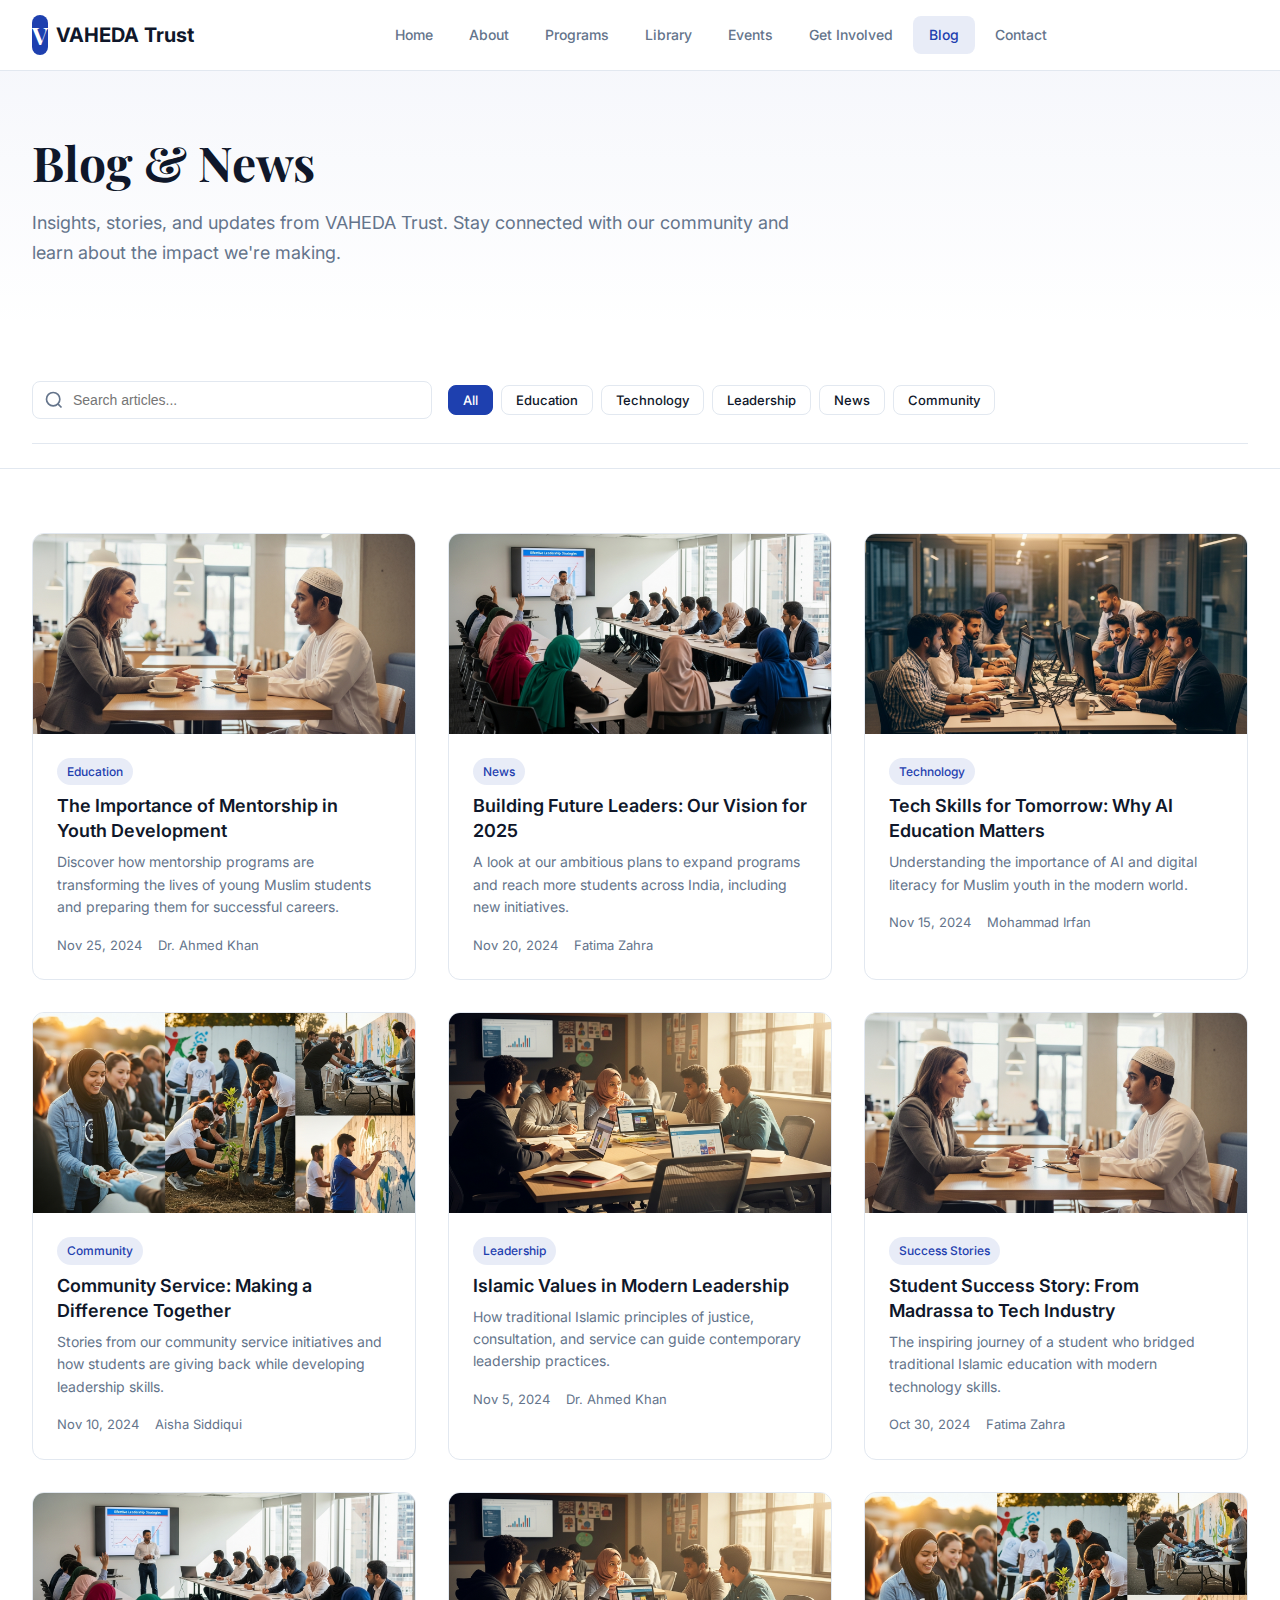
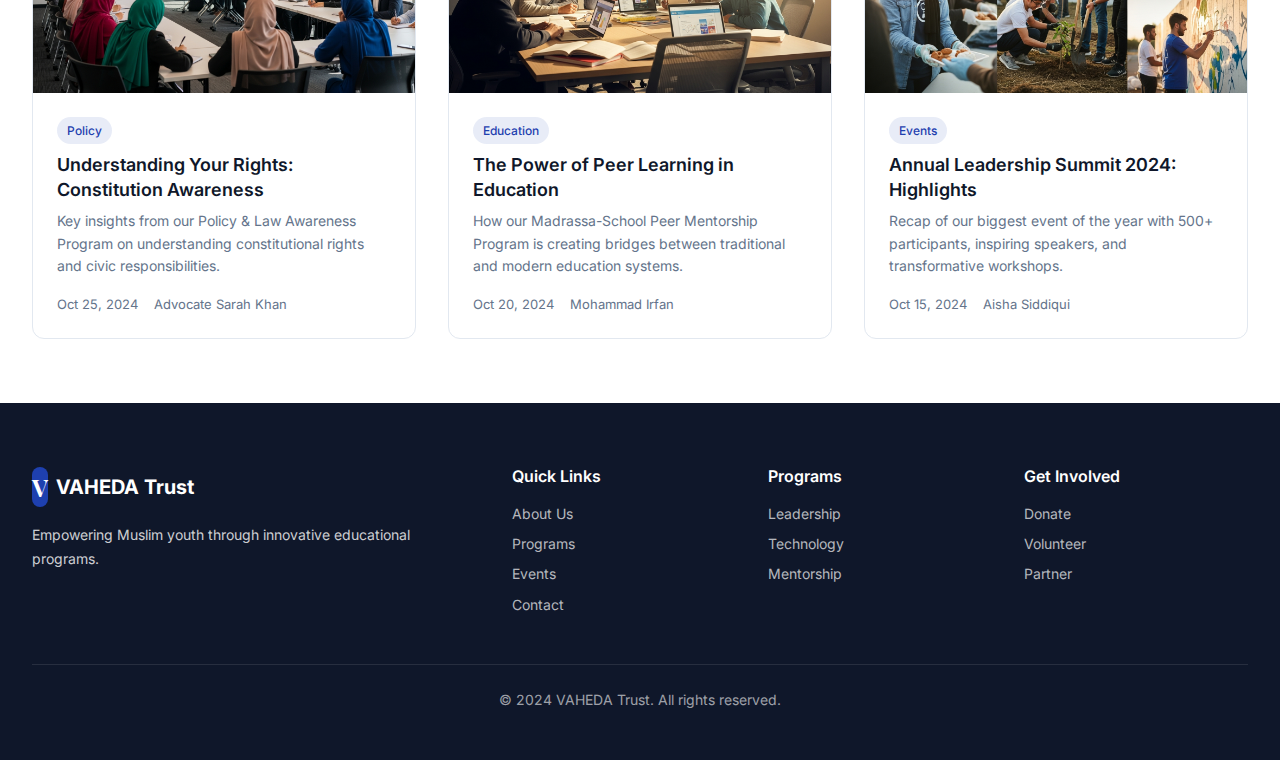
<file: blog.html>
<!DOCTYPE html>
<html lang="en">
<head>
  <meta charset="UTF-8">
  <meta name="viewport" content="width=device-width, initial-scale=1.0">
  <title>Blog & News - VAHEDA Trust</title>
  <meta name="description" content="Insights, stories, and updates from VAHEDA Trust. Stay connected with our community and learn about the impact we're making.">
  <link rel="preconnect" href="https://fonts.googleapis.com">
  <link rel="preconnect" href="https://fonts.gstatic.com" crossorigin>
  <link href="https://fonts.googleapis.com/css2?family=Inter:wght@300;400;500;600;700;800&family=Playfair+Display:wght@400;500;600;700&display=swap" rel="stylesheet">
  <link rel="stylesheet" href="assets/css/style.css">
</head>
<body>
  <!-- Header -->
  <header class="header">
    <div class="header-inner">
      <a href="index.html" class="logo">
        <div class="logo-icon">V</div>
        <span>VAHEDA Trust</span>
      </a>
      <nav class="nav-desktop">
        <a href="index.html" class="nav-link">Home</a>
        <a href="about.html" class="nav-link">About</a>
        <a href="programs.html" class="nav-link">Programs</a>
        <a href="library.html" class="nav-link">Library</a>
        <a href="events.html" class="nav-link">Events</a>
        <a href="get-involved.html" class="nav-link">Get Involved</a>
        <a href="blog.html" class="nav-link active">Blog</a>
        <a href="contact.html" class="nav-link">Contact</a>
      </nav>
      <div class="header-actions">
        <button id="mobile-menu-btn" class="mobile-menu-btn" aria-label="Toggle menu">
          <svg width="24" height="24" viewBox="0 0 24 24" fill="none" stroke="currentColor" stroke-width="2"><line x1="3" y1="12" x2="21" y2="12"></line><line x1="3" y1="6" x2="21" y2="6"></line><line x1="3" y1="18" x2="21" y2="18"></line></svg>
        </button>
      </div>
    </div>
    <nav id="mobile-nav" class="mobile-nav">
      <a href="index.html" class="mobile-nav-link">Home</a>
      <a href="about.html" class="mobile-nav-link">About</a>
      <a href="programs.html" class="mobile-nav-link">Programs</a>
      <a href="library.html" class="mobile-nav-link">Library</a>
      <a href="events.html" class="mobile-nav-link">Events</a>
      <a href="get-involved.html" class="mobile-nav-link">Get Involved</a>
      <a href="blog.html" class="mobile-nav-link active">Blog</a>
      <a href="contact.html" class="mobile-nav-link">Contact</a>
    </nav>
  </header>

  <main>
    <!-- Page Header -->
    <section class="page-header">
      <div class="container">
        <div class="page-header-content">
          <h1 class="page-title">Blog & News</h1>
          <p class="page-description">
            Insights, stories, and updates from VAHEDA Trust. Stay connected with our community and learn about the impact we're making.
          </p>
        </div>
      </div>
    </section>

    <!-- Search and Filters -->
    <section style="padding: 1.5rem 0; border-bottom: 1px solid var(--border);">
      <div class="container">
        <div class="search-filters">
          <div class="search-input-wrapper">
            <svg width="20" height="20" viewBox="0 0 24 24" fill="none" stroke="currentColor" stroke-width="2">
              <circle cx="11" cy="11" r="8"></circle>
              <line x1="21" y1="21" x2="16.65" y2="16.65"></line>
            </svg>
            <input type="text" id="search-input" class="search-input" placeholder="Search articles...">
          </div>
          <div class="filter-buttons">
            <button class="btn btn-primary btn-sm" data-filter-category="all">All</button>
            <button class="btn btn-outline btn-sm" data-filter-category="Education">Education</button>
            <button class="btn btn-outline btn-sm" data-filter-category="Technology">Technology</button>
            <button class="btn btn-outline btn-sm" data-filter-category="Leadership">Leadership</button>
            <button class="btn btn-outline btn-sm" data-filter-category="News">News</button>
            <button class="btn btn-outline btn-sm" data-filter-category="Community">Community</button>
          </div>
        </div>
      </div>
    </section>

    <!-- Blog Grid -->
    <section class="section">
      <div class="container">
        <div class="grid grid-cols-1 md:grid-cols-2 lg:grid-cols-3 gap-6" data-filterable>
          
          <!-- Blog 1 -->
          <article class="blog-card" data-category="Education" data-searchable="The Importance of Mentorship in Youth Development mentorship programs transforming lives young Muslim students">
            <img src="assets/images/mentorship_guidance_session.png" alt="Mentorship" class="blog-card-image">
            <div class="blog-card-content">
              <span class="blog-card-category">Education</span>
              <h3 class="blog-card-title">The Importance of Mentorship in Youth Development</h3>
              <p class="blog-card-excerpt">Discover how mentorship programs are transforming the lives of young Muslim students and preparing them for successful careers.</p>
              <div class="blog-card-meta">
                <span>Nov 25, 2024</span>
                <span>Dr. Ahmed Khan</span>
              </div>
            </div>
          </article>

          <!-- Blog 2 -->
          <article class="blog-card" data-category="News" data-searchable="Building Future Leaders Our Vision for 2025 ambitious plans expand programs students India">
            <img src="assets/images/leadership_training_workshop.png" alt="Leadership" class="blog-card-image">
            <div class="blog-card-content">
              <span class="blog-card-category">News</span>
              <h3 class="blog-card-title">Building Future Leaders: Our Vision for 2025</h3>
              <p class="blog-card-excerpt">A look at our ambitious plans to expand programs and reach more students across India, including new initiatives.</p>
              <div class="blog-card-meta">
                <span>Nov 20, 2024</span>
                <span>Fatima Zahra</span>
              </div>
            </div>
          </article>

          <!-- Blog 3 -->
          <article class="blog-card" data-category="Technology" data-searchable="Tech Skills for Tomorrow Why AI Education Matters artificial intelligence digital literacy Muslim youth">
            <img src="assets/images/tech_bootcamp_workshop_session.png" alt="Technology" class="blog-card-image">
            <div class="blog-card-content">
              <span class="blog-card-category">Technology</span>
              <h3 class="blog-card-title">Tech Skills for Tomorrow: Why AI Education Matters</h3>
              <p class="blog-card-excerpt">Understanding the importance of AI and digital literacy for Muslim youth in the modern world.</p>
              <div class="blog-card-meta">
                <span>Nov 15, 2024</span>
                <span>Mohammad Irfan</span>
              </div>
            </div>
          </article>

          <!-- Blog 4 -->
          <article class="blog-card" data-category="Community" data-searchable="Community Service Making a Difference Together stories initiatives giving back leadership skills">
            <img src="assets/images/community_service_volunteers.png" alt="Community Service" class="blog-card-image">
            <div class="blog-card-content">
              <span class="blog-card-category">Community</span>
              <h3 class="blog-card-title">Community Service: Making a Difference Together</h3>
              <p class="blog-card-excerpt">Stories from our community service initiatives and how students are giving back while developing leadership skills.</p>
              <div class="blog-card-meta">
                <span>Nov 10, 2024</span>
                <span>Aisha Siddiqui</span>
              </div>
            </div>
          </article>

          <!-- Blog 5 -->
          <article class="blog-card" data-category="Leadership" data-searchable="Islamic Values in Modern Leadership traditional principles justice consultation service contemporary practices">
            <img src="assets/images/muslim_students_learning_together.png" alt="Islamic Leadership" class="blog-card-image">
            <div class="blog-card-content">
              <span class="blog-card-category">Leadership</span>
              <h3 class="blog-card-title">Islamic Values in Modern Leadership</h3>
              <p class="blog-card-excerpt">How traditional Islamic principles of justice, consultation, and service can guide contemporary leadership practices.</p>
              <div class="blog-card-meta">
                <span>Nov 5, 2024</span>
                <span>Dr. Ahmed Khan</span>
              </div>
            </div>
          </article>

          <!-- Blog 6 -->
          <article class="blog-card" data-category="Success Stories" data-searchable="Student Success Story From Madrassa to Tech Industry inspiring journey bridged traditional Islamic education modern technology">
            <img src="assets/images/mentorship_guidance_session.png" alt="Success Story" class="blog-card-image">
            <div class="blog-card-content">
              <span class="blog-card-category">Success Stories</span>
              <h3 class="blog-card-title">Student Success Story: From Madrassa to Tech Industry</h3>
              <p class="blog-card-excerpt">The inspiring journey of a student who bridged traditional Islamic education with modern technology skills.</p>
              <div class="blog-card-meta">
                <span>Oct 30, 2024</span>
                <span>Fatima Zahra</span>
              </div>
            </div>
          </article>

          <!-- Blog 7 -->
          <article class="blog-card" data-category="Policy" data-searchable="Understanding Your Rights Constitution Awareness constitutional rights civic responsibilities Policy Law Program">
            <img src="assets/images/leadership_training_workshop.png" alt="Constitution" class="blog-card-image">
            <div class="blog-card-content">
              <span class="blog-card-category">Policy</span>
              <h3 class="blog-card-title">Understanding Your Rights: Constitution Awareness</h3>
              <p class="blog-card-excerpt">Key insights from our Policy & Law Awareness Program on understanding constitutional rights and civic responsibilities.</p>
              <div class="blog-card-meta">
                <span>Oct 25, 2024</span>
                <span>Advocate Sarah Khan</span>
              </div>
            </div>
          </article>

          <!-- Blog 8 -->
          <article class="blog-card" data-category="Education" data-searchable="The Power of Peer Learning in Education Madrassa-School Peer Mentorship Program bridges traditional modern education">
            <img src="assets/images/muslim_students_learning_together.png" alt="Peer Learning" class="blog-card-image">
            <div class="blog-card-content">
              <span class="blog-card-category">Education</span>
              <h3 class="blog-card-title">The Power of Peer Learning in Education</h3>
              <p class="blog-card-excerpt">How our Madrassa-School Peer Mentorship Program is creating bridges between traditional and modern education systems.</p>
              <div class="blog-card-meta">
                <span>Oct 20, 2024</span>
                <span>Mohammad Irfan</span>
              </div>
            </div>
          </article>

          <!-- Blog 9 -->
          <article class="blog-card" data-category="Events" data-searchable="Annual Leadership Summit 2024 Highlights biggest event 500 participants inspiring speakers transformative workshops">
            <img src="assets/images/community_service_volunteers.png" alt="Summit Highlights" class="blog-card-image">
            <div class="blog-card-content">
              <span class="blog-card-category">Events</span>
              <h3 class="blog-card-title">Annual Leadership Summit 2024: Highlights</h3>
              <p class="blog-card-excerpt">Recap of our biggest event of the year with 500+ participants, inspiring speakers, and transformative workshops.</p>
              <div class="blog-card-meta">
                <span>Oct 15, 2024</span>
                <span>Aisha Siddiqui</span>
              </div>
            </div>
          </article>

        </div>

        <!-- No Results -->
        <div id="no-results" class="no-results" style="display: none;">
          <svg width="64" height="64" viewBox="0 0 24 24" fill="none" stroke="currentColor" stroke-width="2">
            <circle cx="11" cy="11" r="8"></circle>
            <line x1="21" y1="21" x2="16.65" y2="16.65"></line>
          </svg>
          <h3>No articles found</h3>
          <p>Try adjusting your search or filters to find what you're looking for.</p>
        </div>
      </div>
    </section>
  </main>

  <!-- Footer -->
  <footer class="footer">
    <div class="container">
      <div class="footer-grid">
        <div class="footer-brand">
          <a href="index.html" class="logo">
            <div class="logo-icon">V</div>
            <span>VAHEDA Trust</span>
          </a>
          <p class="footer-description">Empowering Muslim youth through innovative educational programs.</p>
        </div>
        <div>
          <h4 class="footer-title">Quick Links</h4>
          <nav class="footer-links">
            <a href="about.html" class="footer-link">About Us</a>
            <a href="programs.html" class="footer-link">Programs</a>
            <a href="events.html" class="footer-link">Events</a>
            <a href="contact.html" class="footer-link">Contact</a>
          </nav>
        </div>
        <div>
          <h4 class="footer-title">Programs</h4>
          <nav class="footer-links">
            <a href="programs.html#leadership" class="footer-link">Leadership</a>
            <a href="programs.html#tech" class="footer-link">Technology</a>
            <a href="programs.html#mentorship" class="footer-link">Mentorship</a>
          </nav>
        </div>
        <div>
          <h4 class="footer-title">Get Involved</h4>
          <nav class="footer-links">
            <a href="get-involved.html#donate" class="footer-link">Donate</a>
            <a href="get-involved.html#volunteer" class="footer-link">Volunteer</a>
            <a href="get-involved.html#partner" class="footer-link">Partner</a>
          </nav>
        </div>
      </div>
      <div class="footer-bottom">
        <p>&copy; 2024 VAHEDA Trust. All rights reserved.</p>
      </div>
    </div>
  </footer>

  <script src="assets/js/main.js"></script>
</body>
</html>
</file>
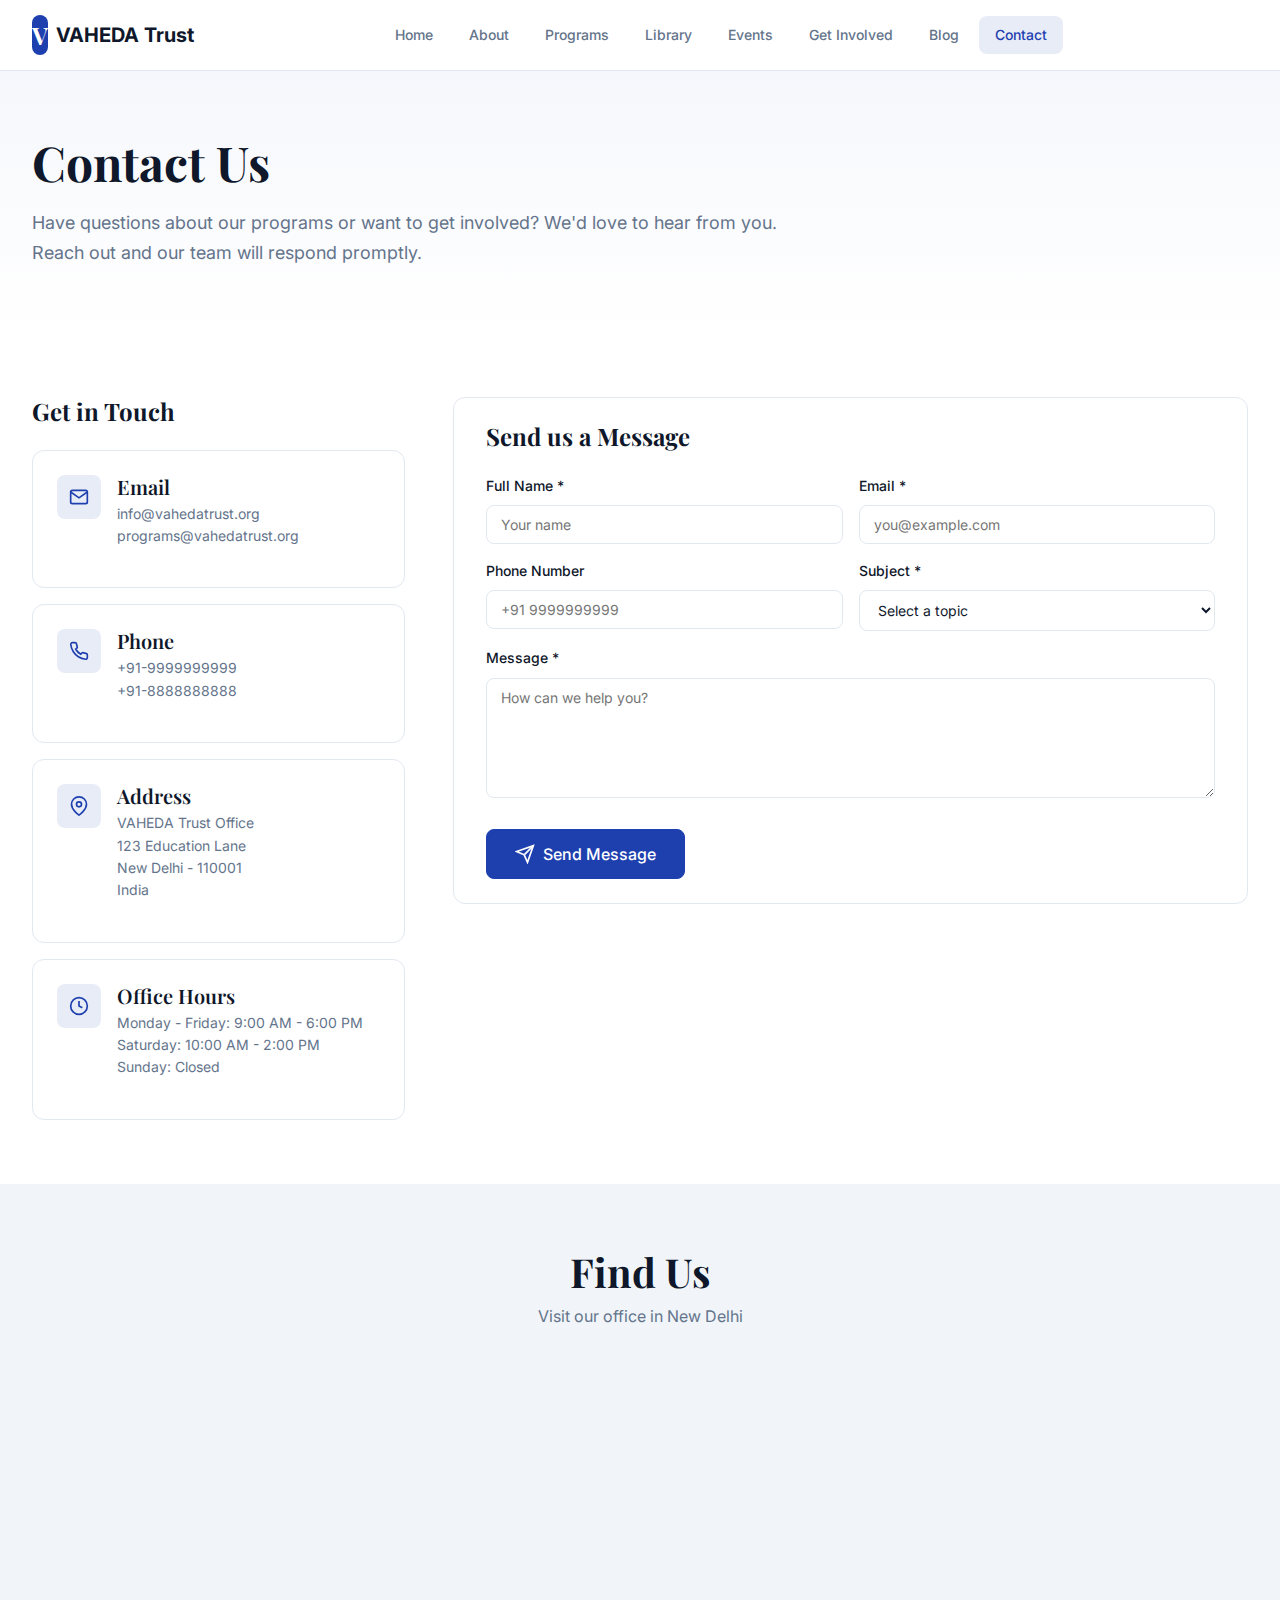
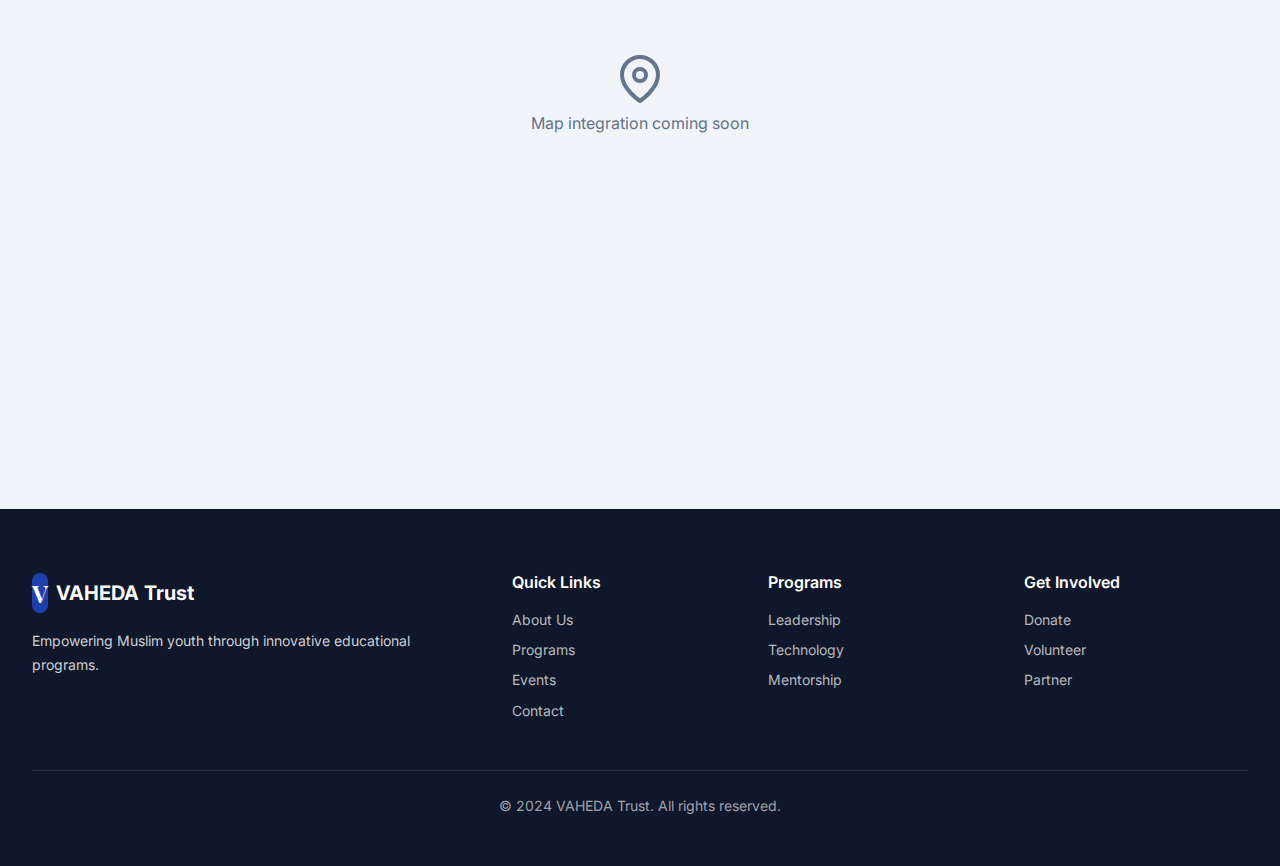
<file: contact.html>
<!DOCTYPE html>
<html lang="en">
<head>
  <meta charset="UTF-8">
  <meta name="viewport" content="width=device-width, initial-scale=1.0">
  <title>Contact Us - VAHEDA Trust</title>
  <meta name="description" content="Get in touch with VAHEDA Trust. We'd love to hear from you about our programs, partnerships, or any questions.">
  <link rel="preconnect" href="https://fonts.googleapis.com">
  <link rel="preconnect" href="https://fonts.gstatic.com" crossorigin>
  <link href="https://fonts.googleapis.com/css2?family=Inter:wght@300;400;500;600;700;800&family=Playfair+Display:wght@400;500;600;700&display=swap" rel="stylesheet">
  <link rel="stylesheet" href="assets/css/style.css">
</head>
<body>
  <!-- Header -->
  <header class="header">
    <div class="header-inner">
      <a href="index.html" class="logo">
        <div class="logo-icon">V</div>
        <span>VAHEDA Trust</span>
      </a>
      <nav class="nav-desktop">
        <a href="index.html" class="nav-link">Home</a>
        <a href="about.html" class="nav-link">About</a>
        <a href="programs.html" class="nav-link">Programs</a>
        <a href="library.html" class="nav-link">Library</a>
        <a href="events.html" class="nav-link">Events</a>
        <a href="get-involved.html" class="nav-link">Get Involved</a>
        <a href="blog.html" class="nav-link">Blog</a>
        <a href="contact.html" class="nav-link active">Contact</a>
      </nav>
      <div class="header-actions">
        <button id="mobile-menu-btn" class="mobile-menu-btn" aria-label="Toggle menu">
          <svg width="24" height="24" viewBox="0 0 24 24" fill="none" stroke="currentColor" stroke-width="2"><line x1="3" y1="12" x2="21" y2="12"></line><line x1="3" y1="6" x2="21" y2="6"></line><line x1="3" y1="18" x2="21" y2="18"></line></svg>
        </button>
      </div>
    </div>
    <nav id="mobile-nav" class="mobile-nav">
      <a href="index.html" class="mobile-nav-link">Home</a>
      <a href="about.html" class="mobile-nav-link">About</a>
      <a href="programs.html" class="mobile-nav-link">Programs</a>
      <a href="library.html" class="mobile-nav-link">Library</a>
      <a href="events.html" class="mobile-nav-link">Events</a>
      <a href="get-involved.html" class="mobile-nav-link">Get Involved</a>
      <a href="blog.html" class="mobile-nav-link">Blog</a>
      <a href="contact.html" class="mobile-nav-link active">Contact</a>
    </nav>
  </header>

  <main>
    <!-- Page Header -->
    <section class="page-header">
      <div class="container">
        <div class="page-header-content">
          <h1 class="page-title">Contact Us</h1>
          <p class="page-description">
            Have questions about our programs or want to get involved? We'd love to hear from you. Reach out and our team will respond promptly.
          </p>
        </div>
      </div>
    </section>

    <!-- Contact Section -->
    <section class="section">
      <div class="container">
        <div class="grid grid-cols-1 lg:grid-cols-3 gap-8">
          <!-- Contact Info -->
          <div>
            <h2 class="mb-4" style="font-size: 1.5rem;">Get in Touch</h2>
            <div style="display: flex; flex-direction: column; gap: 1rem;">
              
              <!-- Email -->
              <div class="contact-card">
                <div class="contact-card-inner">
                  <div class="contact-card-icon">
                    <svg width="20" height="20" viewBox="0 0 24 24" fill="none" stroke="currentColor" stroke-width="2">
                      <path d="M4 4h16c1.1 0 2 .9 2 2v12c0 1.1-.9 2-2 2H4c-1.1 0-2-.9-2-2V6c0-1.1.9-2 2-2z"></path>
                      <polyline points="22,6 12,13 2,6"></polyline>
                    </svg>
                  </div>
                  <div>
                    <h4 class="contact-card-title">Email</h4>
                    <p class="contact-card-text">info@vahedatrust.org<br>programs@vahedatrust.org</p>
                  </div>
                </div>
              </div>

              <!-- Phone -->
              <div class="contact-card">
                <div class="contact-card-inner">
                  <div class="contact-card-icon">
                    <svg width="20" height="20" viewBox="0 0 24 24" fill="none" stroke="currentColor" stroke-width="2">
                      <path d="M22 16.92v3a2 2 0 0 1-2.18 2 19.79 19.79 0 0 1-8.63-3.07 19.5 19.5 0 0 1-6-6 19.79 19.79 0 0 1-3.07-8.67A2 2 0 0 1 4.11 2h3a2 2 0 0 1 2 1.72 12.84 12.84 0 0 0 .7 2.81 2 2 0 0 1-.45 2.11L8.09 9.91a16 16 0 0 0 6 6l1.27-1.27a2 2 0 0 1 2.11-.45 12.84 12.84 0 0 0 2.81.7A2 2 0 0 1 22 16.92z"></path>
                    </svg>
                  </div>
                  <div>
                    <h4 class="contact-card-title">Phone</h4>
                    <p class="contact-card-text">+91-9999999999<br>+91-8888888888</p>
                  </div>
                </div>
              </div>

              <!-- Address -->
              <div class="contact-card">
                <div class="contact-card-inner">
                  <div class="contact-card-icon">
                    <svg width="20" height="20" viewBox="0 0 24 24" fill="none" stroke="currentColor" stroke-width="2">
                      <path d="M21 10c0 7-9 13-9 13s-9-6-9-13a9 9 0 0 1 18 0z"></path>
                      <circle cx="12" cy="10" r="3"></circle>
                    </svg>
                  </div>
                  <div>
                    <h4 class="contact-card-title">Address</h4>
                    <p class="contact-card-text">VAHEDA Trust Office<br>123 Education Lane<br>New Delhi - 110001<br>India</p>
                  </div>
                </div>
              </div>

              <!-- Office Hours -->
              <div class="contact-card">
                <div class="contact-card-inner">
                  <div class="contact-card-icon">
                    <svg width="20" height="20" viewBox="0 0 24 24" fill="none" stroke="currentColor" stroke-width="2">
                      <circle cx="12" cy="12" r="10"></circle>
                      <polyline points="12 6 12 12 16 14"></polyline>
                    </svg>
                  </div>
                  <div>
                    <h4 class="contact-card-title">Office Hours</h4>
                    <p class="contact-card-text">Monday - Friday: 9:00 AM - 6:00 PM<br>Saturday: 10:00 AM - 2:00 PM<br>Sunday: Closed</p>
                  </div>
                </div>
              </div>

            </div>
          </div>

          <!-- Contact Form -->
          <div style="grid-column: span 2 / span 2;">
            <div class="card" style="padding: 1.5rem 2rem;">
              <h2 class="mb-4" style="font-size: 1.5rem;">Send us a Message</h2>
              <form id="contact-form">
                <div style="display: grid; grid-template-columns: 1fr 1fr; gap: 1rem; margin-bottom: 1rem;">
                  <div class="form-group" style="margin-bottom: 0;">
                    <label class="form-label" for="contact-name">Full Name *</label>
                    <input type="text" id="contact-name" class="form-input" placeholder="Your name" required>
                  </div>
                  <div class="form-group" style="margin-bottom: 0;">
                    <label class="form-label" for="contact-email">Email *</label>
                    <input type="email" id="contact-email" class="form-input" placeholder="you@example.com" required>
                  </div>
                </div>
                <div style="display: grid; grid-template-columns: 1fr 1fr; gap: 1rem; margin-bottom: 1rem;">
                  <div class="form-group" style="margin-bottom: 0;">
                    <label class="form-label" for="contact-phone">Phone Number</label>
                    <input type="tel" id="contact-phone" class="form-input" placeholder="+91 9999999999">
                  </div>
                  <div class="form-group" style="margin-bottom: 0;">
                    <label class="form-label" for="contact-subject">Subject *</label>
                    <select id="contact-subject" class="form-input" required>
                      <option value="">Select a topic</option>
                      <option value="programs">Program Inquiry</option>
                      <option value="partnership">Partnership</option>
                      <option value="donation">Donation</option>
                      <option value="volunteering">Volunteering</option>
                      <option value="media">Media/Press</option>
                      <option value="other">Other</option>
                    </select>
                  </div>
                </div>
                <div class="form-group">
                  <label class="form-label" for="contact-message">Message *</label>
                  <textarea id="contact-message" class="form-textarea" rows="5" placeholder="How can we help you?" required></textarea>
                </div>
                <button type="submit" class="btn btn-primary btn-lg" style="gap: 0.5rem;">
                  <svg width="20" height="20" viewBox="0 0 24 24" fill="none" stroke="currentColor" stroke-width="2">
                    <line x1="22" y1="2" x2="11" y2="13"></line>
                    <polygon points="22 2 15 22 11 13 2 9 22 2"></polygon>
                  </svg>
                  Send Message
                </button>
              </form>
            </div>
          </div>
        </div>
      </div>
    </section>

    <!-- Map Section -->
    <section class="section section-muted">
      <div class="container">
        <div class="text-center mb-6">
          <h2 class="mb-2">Find Us</h2>
          <p class="text-muted">Visit our office in New Delhi</p>
        </div>
        <div class="map-placeholder">
          <svg width="48" height="48" viewBox="0 0 24 24" fill="none" stroke="currentColor" stroke-width="2">
            <path d="M21 10c0 7-9 13-9 13s-9-6-9-13a9 9 0 0 1 18 0z"></path>
            <circle cx="12" cy="10" r="3"></circle>
          </svg>
          <p>Map integration coming soon</p>
        </div>
      </div>
    </section>
  </main>

  <!-- Footer -->
  <footer class="footer">
    <div class="container">
      <div class="footer-grid">
        <div class="footer-brand">
          <a href="index.html" class="logo">
            <div class="logo-icon">V</div>
            <span>VAHEDA Trust</span>
          </a>
          <p class="footer-description">Empowering Muslim youth through innovative educational programs.</p>
        </div>
        <div>
          <h4 class="footer-title">Quick Links</h4>
          <nav class="footer-links">
            <a href="about.html" class="footer-link">About Us</a>
            <a href="programs.html" class="footer-link">Programs</a>
            <a href="events.html" class="footer-link">Events</a>
            <a href="contact.html" class="footer-link">Contact</a>
          </nav>
        </div>
        <div>
          <h4 class="footer-title">Programs</h4>
          <nav class="footer-links">
            <a href="programs.html#leadership" class="footer-link">Leadership</a>
            <a href="programs.html#tech" class="footer-link">Technology</a>
            <a href="programs.html#mentorship" class="footer-link">Mentorship</a>
          </nav>
        </div>
        <div>
          <h4 class="footer-title">Get Involved</h4>
          <nav class="footer-links">
            <a href="get-involved.html#donate" class="footer-link">Donate</a>
            <a href="get-involved.html#volunteer" class="footer-link">Volunteer</a>
            <a href="get-involved.html#partner" class="footer-link">Partner</a>
          </nav>
        </div>
      </div>
      <div class="footer-bottom">
        <p>&copy; 2024 VAHEDA Trust. All rights reserved.</p>
      </div>
    </div>
  </footer>

  <script src="assets/js/main.js"></script>
</body>
</html>
</file>
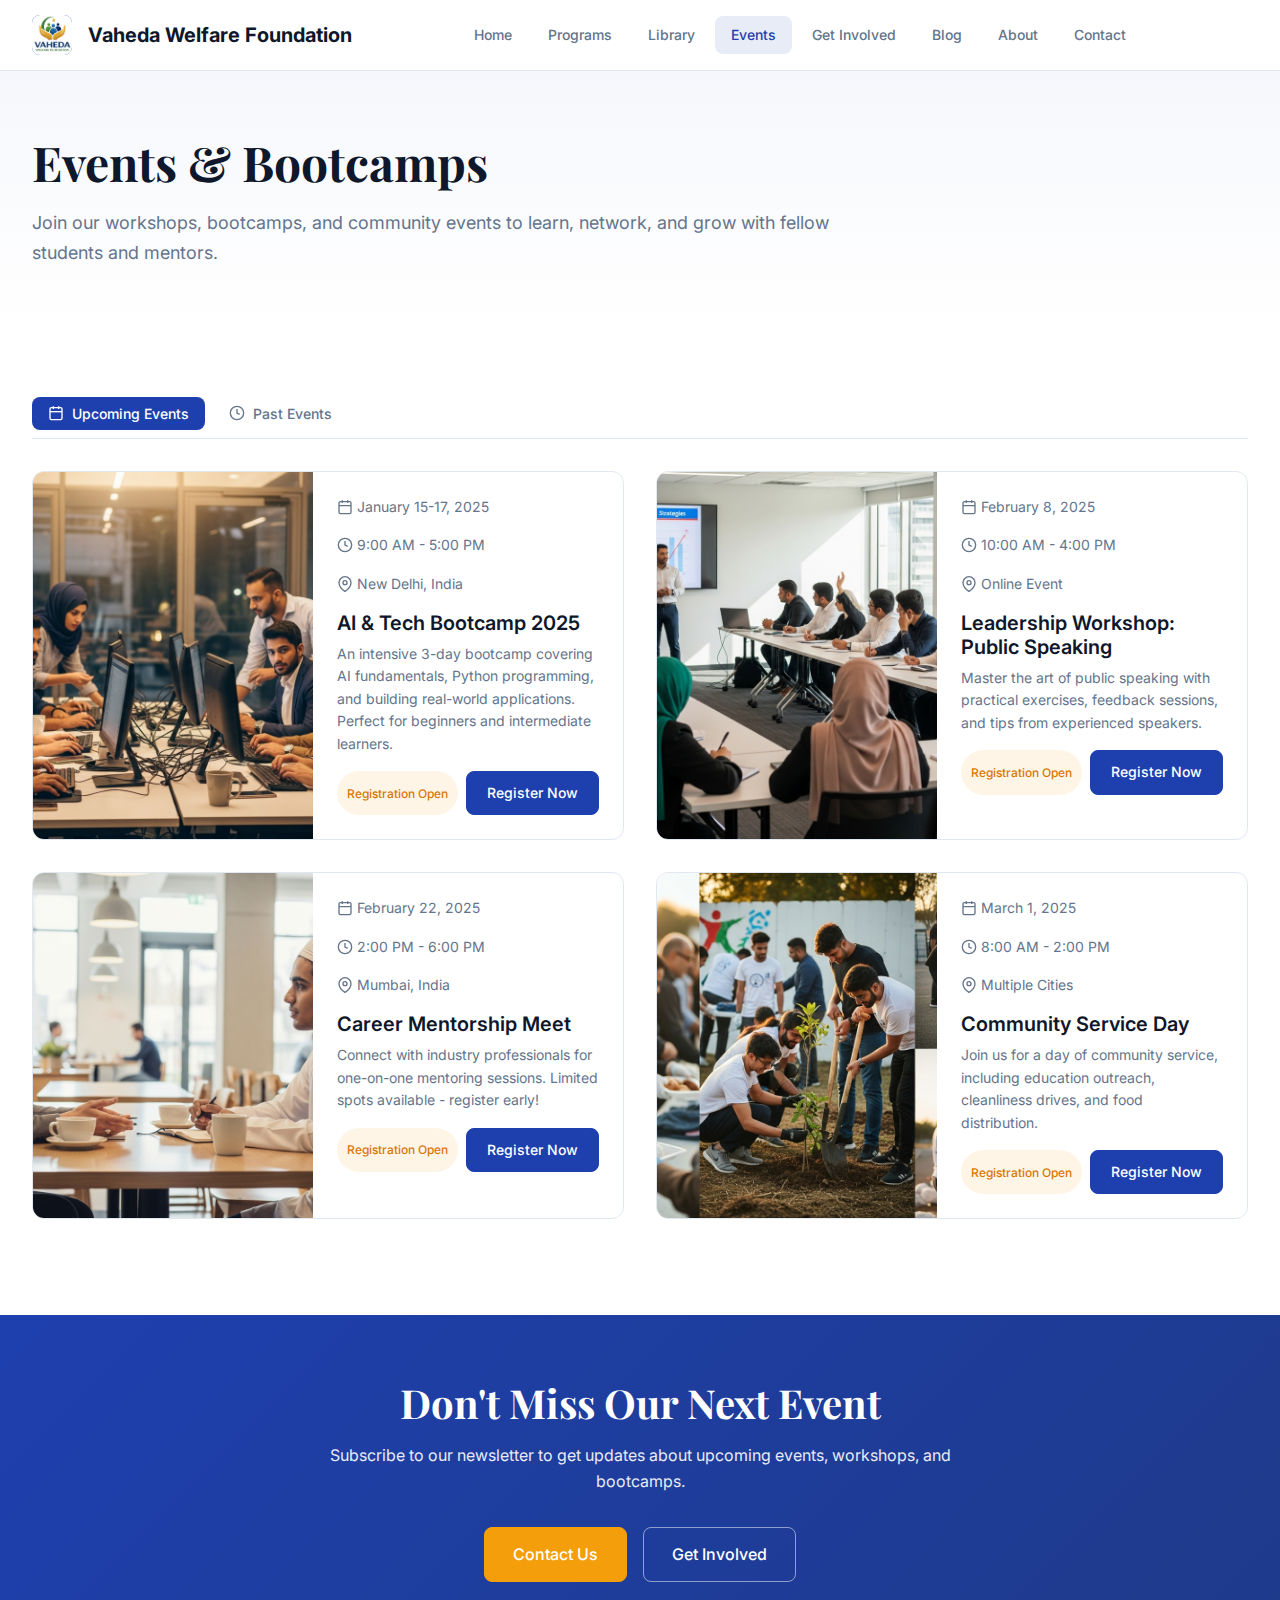
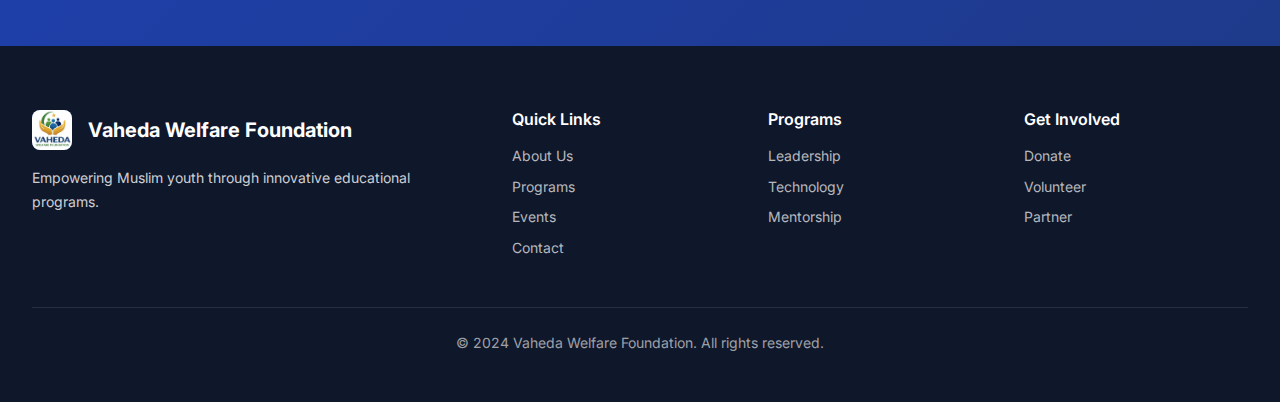
<file: events.html>
<!DOCTYPE html>
<html lang="en">
<head>
  <meta charset="UTF-8">
  <meta name="viewport" content="width=device-width, initial-scale=1.0">
  <title>Events & Bootcamps - VAHEDA Trust</title>
  <meta name="description" content="Join VAHEDA Trust's workshops, bootcamps, and community events to learn, network, and grow with fellow students and mentors.">
  <link rel="preconnect" href="https://fonts.googleapis.com">
  <link rel="preconnect" href="https://fonts.gstatic.com" crossorigin>
  <link href="https://fonts.googleapis.com/css2?family=Inter:wght@300;400;500;600;700;800&family=Playfair+Display:wght@400;500;600;700&display=swap" rel="stylesheet">
  <link rel="stylesheet" href="assets/css/style.css">
</head>
<body>
  <!-- Header -->
  <header class="header">
    <div class="header-inner">
      <a href="index.html" class="logo">
        <img src="assets/images/found.logo2.png" alt="Vaheda Welfare Foundation Logo" class="logo-icon">
        <div class="logo-icon"></div>
        <span>Vaheda Welfare Foundation</span>
      </a>
      <nav class="nav-desktop">
        <a href="index.html" class="nav-link">Home</a>
        <a href="programs.html" class="nav-link">Programs</a>
        <a href="library.html" class="nav-link">Library</a>
        <a href="events.html" class="nav-link active">Events</a>
        <a href="get-involved.html" class="nav-link">Get Involved</a>
        <a href="blog.html" class="nav-link">Blog</a>
        <a href="about.html" class="nav-link">About</a>
        <a href="contact.html" class="nav-link">Contact</a>
      </nav>
      <div class="header-actions">
        <button id="mobile-menu-btn" class="mobile-menu-btn" aria-label="Toggle menu">
          <svg width="24" height="24" viewBox="0 0 24 24" fill="none" stroke="currentColor" stroke-width="2"><line x1="3" y1="12" x2="21" y2="12"></line><line x1="3" y1="6" x2="21" y2="6"></line><line x1="3" y1="18" x2="21" y2="18"></line></svg>
        </button>
      </div>
    </div>
    <nav id="mobile-nav" class="mobile-nav">
      <a href="index.html" class="mobile-nav-link">Home</a>
      <a href="programs.html" class="mobile-nav-link">Programs</a>
      <a href="library.html" class="mobile-nav-link">Library</a>
      <a href="events.html" class="mobile-nav-link active">Events</a>
      <a href="get-involved.html" class="mobile-nav-link">Get Involved</a>
      <a href="blog.html" class="mobile-nav-link">Blog</a>
      <a href="about.html" class="mobile-nav-link">About</a>
      <a href="contact.html" class="mobile-nav-link">Contact</a>
    </nav>
  </header>

  <main>
    <!-- Page Header -->
    <section class="page-header">
      <div class="container">
        <div class="page-header-content">
          <h1 class="page-title">Events & Bootcamps</h1>
          <p class="page-description">
            Join our workshops, bootcamps, and community events to learn, network, and grow with fellow students and mentors.
          </p>
        </div>
      </div>
    </section>

    <!-- Events Tabs -->
    <section class="section">
      <div class="container">
        <div class="tabs">
          <div class="tab-list">
            <button class="tab-trigger active" data-tab="upcoming">
              <svg width="16" height="16" viewBox="0 0 24 24" fill="none" stroke="currentColor" stroke-width="2">
                <rect x="3" y="4" width="18" height="18" rx="2" ry="2"></rect>
                <line x1="16" y1="2" x2="16" y2="6"></line>
                <line x1="8" y1="2" x2="8" y2="6"></line>
                <line x1="3" y1="10" x2="21" y2="10"></line>
              </svg>
              Upcoming Events
            </button>
            <button class="tab-trigger" data-tab="past">
              <svg width="16" height="16" viewBox="0 0 24 24" fill="none" stroke="currentColor" stroke-width="2">
                <circle cx="12" cy="12" r="10"></circle>
                <polyline points="12 6 12 12 16 14"></polyline>
              </svg>
              Past Events
            </button>
          </div>

          <!-- Upcoming Events -->
          <div id="upcoming" class="tab-content active">
            <div class="grid grid-cols-1 md:grid-cols-2 gap-6">
              
              <!-- Event 1 -->
              <div class="event-card">
                <img src="assets/images/tech_bootcamp_workshop_session.png" alt="AI Bootcamp" class="event-card-image">
                <div class="event-card-content">
                  <div class="event-card-meta">
                    <span class="event-card-meta-item">
                      <svg width="16" height="16" viewBox="0 0 24 24" fill="none" stroke="currentColor" stroke-width="2"><rect x="3" y="4" width="18" height="18" rx="2" ry="2"></rect><line x1="16" y1="2" x2="16" y2="6"></line><line x1="8" y1="2" x2="8" y2="6"></line><line x1="3" y1="10" x2="21" y2="10"></line></svg>
                      January 15-17, 2025
                    </span>
                    <span class="event-card-meta-item">
                      <svg width="16" height="16" viewBox="0 0 24 24" fill="none" stroke="currentColor" stroke-width="2"><circle cx="12" cy="12" r="10"></circle><polyline points="12 6 12 12 16 14"></polyline></svg>
                      9:00 AM - 5:00 PM
                    </span>
                    <span class="event-card-meta-item">
                      <svg width="16" height="16" viewBox="0 0 24 24" fill="none" stroke="currentColor" stroke-width="2"><path d="M21 10c0 7-9 13-9 13s-9-6-9-13a9 9 0 0 1 18 0z"></path><circle cx="12" cy="10" r="3"></circle></svg>
                      New Delhi, India
                    </span>
                  </div>
                  <h3 class="event-card-title">AI & Tech Bootcamp 2025</h3>
                  <p class="event-card-description">An intensive 3-day bootcamp covering AI fundamentals, Python programming, and building real-world applications. Perfect for beginners and intermediate learners.</p>
                  <div style="display: flex; gap: 0.5rem; flex-wrap: wrap;">
                    <span class="badge badge-accent">Registration Open</span>
                    <a href="contact.html" class="btn btn-primary">Register Now</a>
                  </div>
                </div>
              </div>

              <!-- Event 2 -->
              <div class="event-card">
                <img src="assets/images/leadership_training_workshop.png" alt="Leadership Workshop" class="event-card-image">
                <div class="event-card-content">
                  <div class="event-card-meta">
                    <span class="event-card-meta-item">
                      <svg width="16" height="16" viewBox="0 0 24 24" fill="none" stroke="currentColor" stroke-width="2"><rect x="3" y="4" width="18" height="18" rx="2" ry="2"></rect><line x1="16" y1="2" x2="16" y2="6"></line><line x1="8" y1="2" x2="8" y2="6"></line><line x1="3" y1="10" x2="21" y2="10"></line></svg>
                      February 8, 2025
                    </span>
                    <span class="event-card-meta-item">
                      <svg width="16" height="16" viewBox="0 0 24 24" fill="none" stroke="currentColor" stroke-width="2"><circle cx="12" cy="12" r="10"></circle><polyline points="12 6 12 12 16 14"></polyline></svg>
                      10:00 AM - 4:00 PM
                    </span>
                    <span class="event-card-meta-item">
                      <svg width="16" height="16" viewBox="0 0 24 24" fill="none" stroke="currentColor" stroke-width="2"><path d="M21 10c0 7-9 13-9 13s-9-6-9-13a9 9 0 0 1 18 0z"></path><circle cx="12" cy="10" r="3"></circle></svg>
                      Online Event
                    </span>
                  </div>
                  <h3 class="event-card-title">Leadership Workshop: Public Speaking</h3>
                  <p class="event-card-description">Master the art of public speaking with practical exercises, feedback sessions, and tips from experienced speakers.</p>
                  <div style="display: flex; gap: 0.5rem; flex-wrap: wrap;">
                    <span class="badge badge-accent">Registration Open</span>
                    <a href="contact.html" class="btn btn-primary">Register Now</a>
                  </div>
                </div>
              </div>

              <!-- Event 3 -->
              <div class="event-card">
                <img src="assets/images/mentorship_guidance_session.png" alt="Mentorship Meet" class="event-card-image">
                <div class="event-card-content">
                  <div class="event-card-meta">
                    <span class="event-card-meta-item">
                      <svg width="16" height="16" viewBox="0 0 24 24" fill="none" stroke="currentColor" stroke-width="2"><rect x="3" y="4" width="18" height="18" rx="2" ry="2"></rect><line x1="16" y1="2" x2="16" y2="6"></line><line x1="8" y1="2" x2="8" y2="6"></line><line x1="3" y1="10" x2="21" y2="10"></line></svg>
                      February 22, 2025
                    </span>
                    <span class="event-card-meta-item">
                      <svg width="16" height="16" viewBox="0 0 24 24" fill="none" stroke="currentColor" stroke-width="2"><circle cx="12" cy="12" r="10"></circle><polyline points="12 6 12 12 16 14"></polyline></svg>
                      2:00 PM - 6:00 PM
                    </span>
                    <span class="event-card-meta-item">
                      <svg width="16" height="16" viewBox="0 0 24 24" fill="none" stroke="currentColor" stroke-width="2"><path d="M21 10c0 7-9 13-9 13s-9-6-9-13a9 9 0 0 1 18 0z"></path><circle cx="12" cy="10" r="3"></circle></svg>
                      Mumbai, India
                    </span>
                  </div>
                  <h3 class="event-card-title">Career Mentorship Meet</h3>
                  <p class="event-card-description">Connect with industry professionals for one-on-one mentoring sessions. Limited spots available - register early!</p>
                  <div style="display: flex; gap: 0.5rem; flex-wrap: wrap;">
                    <span class="badge badge-accent">Registration Open</span>
                    <a href="contact.html" class="btn btn-primary">Register Now</a>
                  </div>
                </div>
              </div>

              <!-- Event 4 -->
              <div class="event-card">
                <img src="assets/images/community_service_volunteers.png" alt="Community Service" class="event-card-image">
                <div class="event-card-content">
                  <div class="event-card-meta">
                    <span class="event-card-meta-item">
                      <svg width="16" height="16" viewBox="0 0 24 24" fill="none" stroke="currentColor" stroke-width="2"><rect x="3" y="4" width="18" height="18" rx="2" ry="2"></rect><line x1="16" y1="2" x2="16" y2="6"></line><line x1="8" y1="2" x2="8" y2="6"></line><line x1="3" y1="10" x2="21" y2="10"></line></svg>
                      March 1, 2025
                    </span>
                    <span class="event-card-meta-item">
                      <svg width="16" height="16" viewBox="0 0 24 24" fill="none" stroke="currentColor" stroke-width="2"><circle cx="12" cy="12" r="10"></circle><polyline points="12 6 12 12 16 14"></polyline></svg>
                      8:00 AM - 2:00 PM
                    </span>
                    <span class="event-card-meta-item">
                      <svg width="16" height="16" viewBox="0 0 24 24" fill="none" stroke="currentColor" stroke-width="2"><path d="M21 10c0 7-9 13-9 13s-9-6-9-13a9 9 0 0 1 18 0z"></path><circle cx="12" cy="10" r="3"></circle></svg>
                      Multiple Cities
                    </span>
                  </div>
                  <h3 class="event-card-title">Community Service Day</h3>
                  <p class="event-card-description">Join us for a day of community service, including education outreach, cleanliness drives, and food distribution.</p>
                  <div style="display: flex; gap: 0.5rem; flex-wrap: wrap;">
                    <span class="badge badge-accent">Registration Open</span>
                    <a href="contact.html" class="btn btn-primary">Register Now</a>
                  </div>
                </div>
              </div>

            </div>
          </div>

          <!-- Past Events -->
          <div id="past" class="tab-content">
            <div class="grid grid-cols-1 md:grid-cols-2 gap-6">
              
              <!-- Past Event 1 -->
              <div class="event-card">
                <img src="assets/images/leadership_training_workshop.png" alt="Leadership Summit" class="event-card-image">
                <div class="event-card-content">
                  <div class="event-card-meta">
                    <span class="event-card-meta-item">
                      <svg width="16" height="16" viewBox="0 0 24 24" fill="none" stroke="currentColor" stroke-width="2"><rect x="3" y="4" width="18" height="18" rx="2" ry="2"></rect><line x1="16" y1="2" x2="16" y2="6"></line><line x1="8" y1="2" x2="8" y2="6"></line><line x1="3" y1="10" x2="21" y2="10"></line></svg>
                      November 10-12, 2024
                    </span>
                    <span class="event-card-meta-item">
                      <svg width="16" height="16" viewBox="0 0 24 24" fill="none" stroke="currentColor" stroke-width="2"><path d="M21 10c0 7-9 13-9 13s-9-6-9-13a9 9 0 0 1 18 0z"></path><circle cx="12" cy="10" r="3"></circle></svg>
                      Hyderabad, India
                    </span>
                  </div>
                  <h3 class="event-card-title">Annual Leadership Summit 2024</h3>
                  <p class="event-card-description">A landmark event bringing together 500+ students, mentors, and community leaders for inspiring talks and networking.</p>
                  <span class="badge">Completed</span>
                </div>
              </div>

              <!-- Past Event 2 -->
              <div class="event-card">
                <img src="assets/images/tech_bootcamp_workshop_session.png" alt="Coding Bootcamp" class="event-card-image">
                <div class="event-card-content">
                  <div class="event-card-meta">
                    <span class="event-card-meta-item">
                      <svg width="16" height="16" viewBox="0 0 24 24" fill="none" stroke="currentColor" stroke-width="2"><rect x="3" y="4" width="18" height="18" rx="2" ry="2"></rect><line x1="16" y1="2" x2="16" y2="6"></line><line x1="8" y1="2" x2="8" y2="6"></line><line x1="3" y1="10" x2="21" y2="10"></line></svg>
                      October 20-22, 2024
                    </span>
                    <span class="event-card-meta-item">
                      <svg width="16" height="16" viewBox="0 0 24 24" fill="none" stroke="currentColor" stroke-width="2"><path d="M21 10c0 7-9 13-9 13s-9-6-9-13a9 9 0 0 1 18 0z"></path><circle cx="12" cy="10" r="3"></circle></svg>
                      Delhi NCR
                    </span>
                  </div>
                  <h3 class="event-card-title">Coding Bootcamp Fall 2024</h3>
                  <p class="event-card-description">Intensive coding bootcamp where 100 students learned web development from scratch and built their first projects.</p>
                  <span class="badge">Completed</span>
                </div>
              </div>

              <!-- Past Event 3 -->
              <div class="event-card">
                <img src="assets/images/community_service_volunteers.png" alt="Constitutional Workshop" class="event-card-image">
                <div class="event-card-content">
                  <div class="event-card-meta">
                    <span class="event-card-meta-item">
                      <svg width="16" height="16" viewBox="0 0 24 24" fill="none" stroke="currentColor" stroke-width="2"><rect x="3" y="4" width="18" height="18" rx="2" ry="2"></rect><line x1="16" y1="2" x2="16" y2="6"></line><line x1="8" y1="2" x2="8" y2="6"></line><line x1="3" y1="10" x2="21" y2="10"></line></svg>
                      September 15, 2024
                    </span>
                    <span class="event-card-meta-item">
                      <svg width="16" height="16" viewBox="0 0 24 24" fill="none" stroke="currentColor" stroke-width="2"><path d="M21 10c0 7-9 13-9 13s-9-6-9-13a9 9 0 0 1 18 0z"></path><circle cx="12" cy="10" r="3"></circle></svg>
                      Online Event
                    </span>
                  </div>
                  <h3 class="event-card-title">Constitutional Awareness Workshop</h3>
                  <p class="event-card-description">Interactive workshop on understanding the Indian Constitution, fundamental rights, and civic responsibilities.</p>
                  <span class="badge">Completed</span>
                </div>
              </div>

              <!-- Past Event 4 -->
              <div class="event-card">
                <img src="assets/images/mentorship_guidance_session.png" alt="Mentorship Launch" class="event-card-image">
                <div class="event-card-content">
                  <div class="event-card-meta">
                    <span class="event-card-meta-item">
                      <svg width="16" height="16" viewBox="0 0 24 24" fill="none" stroke="currentColor" stroke-width="2"><rect x="3" y="4" width="18" height="18" rx="2" ry="2"></rect><line x1="16" y1="2" x2="16" y2="6"></line><line x1="8" y1="2" x2="8" y2="6"></line><line x1="3" y1="10" x2="21" y2="10"></line></svg>
                      August 25, 2024
                    </span>
                    <span class="event-card-meta-item">
                      <svg width="16" height="16" viewBox="0 0 24 24" fill="none" stroke="currentColor" stroke-width="2"><path d="M21 10c0 7-9 13-9 13s-9-6-9-13a9 9 0 0 1 18 0z"></path><circle cx="12" cy="10" r="3"></circle></svg>
                      Bangalore, India
                    </span>
                  </div>
                  <h3 class="event-card-title">Mentorship Launch Event</h3>
                  <p class="event-card-description">Launch of our expanded mentorship program with 50 new mentors from various industries joining the network.</p>
                  <span class="badge">Completed</span>
                </div>
              </div>

            </div>
          </div>
        </div>
      </div>
    </section>

    <!-- CTA Section -->
    <section class="cta-section">
      <div class="container">
        <div class="cta-content">
          <h2 class="cta-title">Don't Miss Our Next Event</h2>
          <p class="cta-description">
            Subscribe to our newsletter to get updates about upcoming events, workshops, and bootcamps.
          </p>
          <div class="cta-buttons">
            <a href="contact.html" class="btn btn-accent btn-lg">Contact Us</a>
            <a href="get-involved.html" class="btn btn-outline btn-lg" style="color: white; border-color: rgba(255,255,255,0.5);">Get Involved</a>
          </div>
        </div>
      </div>
    </section>
  </main>

  <!-- Footer -->
  <footer class="footer">
    <div class="container">
      <div class="footer-grid">
        <div class="footer-brand">
          <a href="index.html" class="logo">
            <img src="assets/images/found.logo2.png" alt="Vaheda Welfare Foundation Logo" class="logo-icon">
            <div class="logo-icon"></div>
            <span>Vaheda Welfare Foundation</span>
          </a>
          <p class="footer-description">Empowering Muslim youth through innovative educational programs.</p>
        </div>
        <div>
          <h4 class="footer-title">Quick Links</h4>
          <nav class="footer-links">
            <a href="about.html" class="footer-link">About Us</a>
            <a href="programs.html" class="footer-link">Programs</a>
            <a href="events.html" class="footer-link">Events</a>
            <a href="contact.html" class="footer-link">Contact</a>
          </nav>
        </div>
        <div>
          <h4 class="footer-title">Programs</h4>
          <nav class="footer-links">
            <a href="programs.html#leadership" class="footer-link">Leadership</a>
            <a href="programs.html#tech" class="footer-link">Technology</a>
            <a href="programs.html#mentorship" class="footer-link">Mentorship</a>
          </nav>
        </div>
        <div>
          <h4 class="footer-title">Get Involved</h4>
          <nav class="footer-links">
            <a href="get-involved.html#donate" class="footer-link">Donate</a>
            <a href="get-involved.html#volunteer" class="footer-link">Volunteer</a>
            <a href="get-involved.html#partner" class="footer-link">Partner</a>
          </nav>
        </div>
      </div>
      <div class="footer-bottom">
        <p>&copy; 2024 Vaheda Welfare Foundation. All rights reserved.</p>
      </div>
    </div>
  </footer>

  <script src="assets/js/main.js"></script>
</body>
</html>
</file>
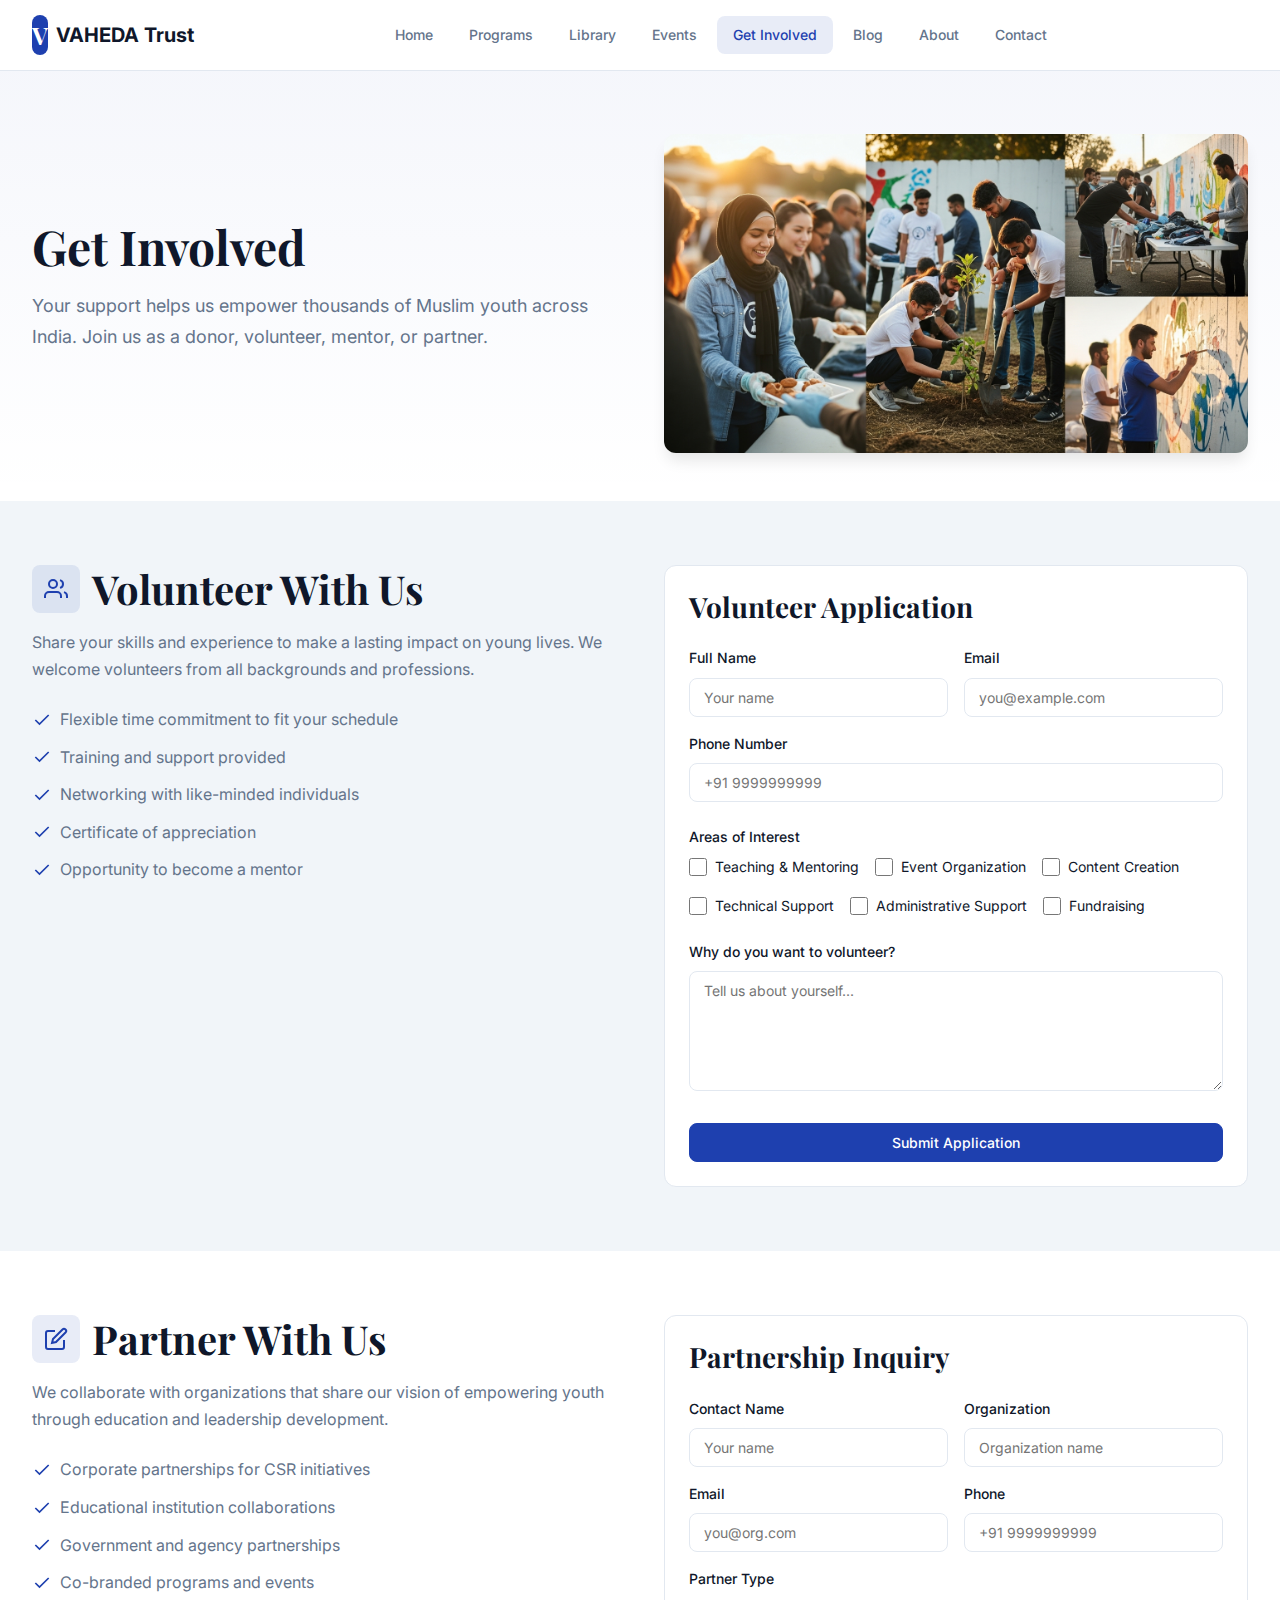
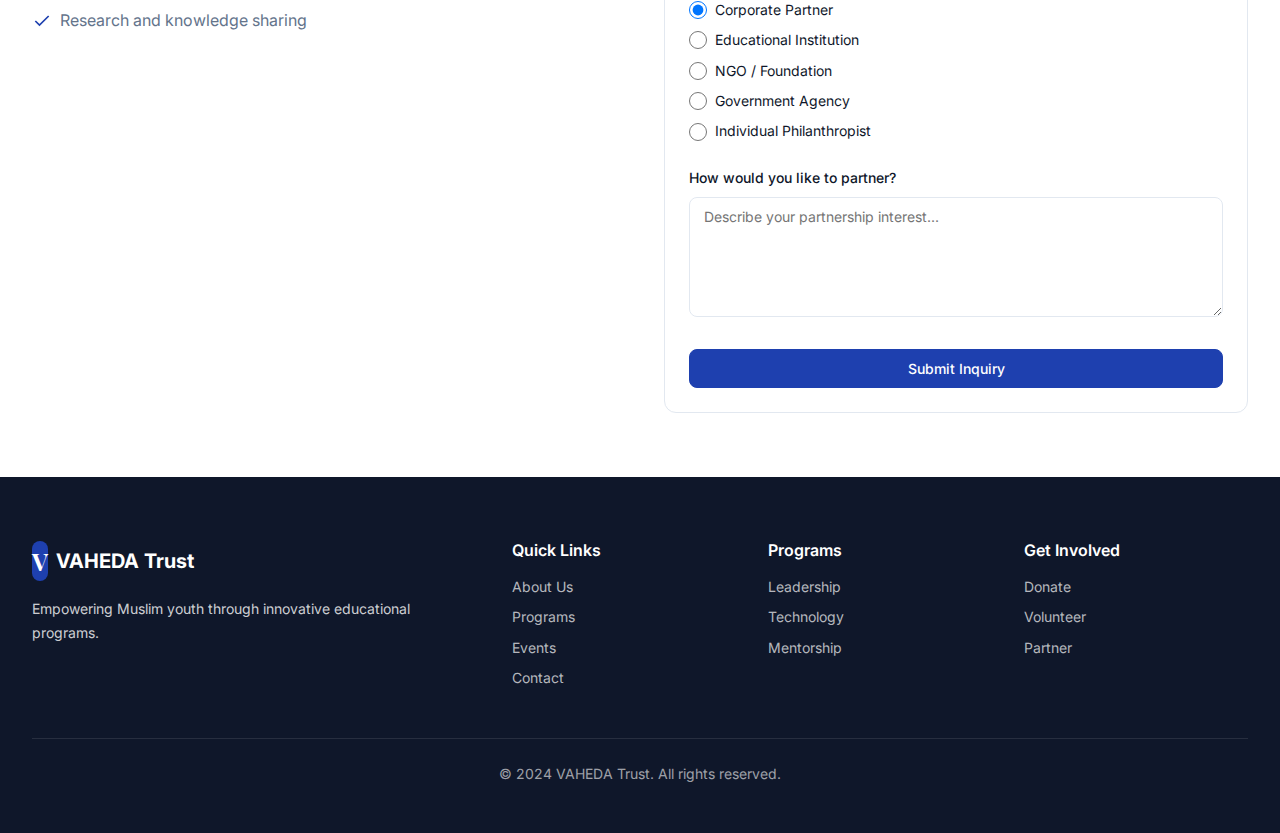
<file: get-involved.html>
<!DOCTYPE html>
<html lang="en">
<head>
  <meta charset="UTF-8">
  <meta name="viewport" content="width=device-width, initial-scale=1.0">
  <title>Get Involved - VAHEDA Trust</title>
  <meta name="description" content="Support VAHEDA Trust through donations, volunteering, or partnerships. Help empower Muslim youth through education and leadership development.">
  <link rel="preconnect" href="https://fonts.googleapis.com">
  <link rel="preconnect" href="https://fonts.gstatic.com" crossorigin>
  <link href="https://fonts.googleapis.com/css2?family=Inter:wght@300;400;500;600;700;800&family=Playfair+Display:wght@400;500;600;700&display=swap" rel="stylesheet">
  <link rel="stylesheet" href="assets/css/style.css">
</head>
<body>
  <!-- Header -->
  <header class="header">
    <div class="header-inner">
      <a href="index.html" class="logo">
        <div class="logo-icon">V</div>
        <span>VAHEDA Trust</span>
      </a>
      <nav class="nav-desktop">
        <a href="index.html" class="nav-link">Home</a>
        <a href="programs.html" class="nav-link">Programs</a>
        <a href="library.html" class="nav-link">Library</a>
        <a href="events.html" class="nav-link">Events</a>
        <a href="get-involved.html" class="nav-link active">Get Involved</a>
        <a href="blog.html" class="nav-link">Blog</a>
        <a href="about.html" class="nav-link">About</a>
        <a href="contact.html" class="nav-link">Contact</a>
      </nav>
      <div class="header-actions">
        <button id="mobile-menu-btn" class="mobile-menu-btn" aria-label="Toggle menu">
          <svg width="24" height="24" viewBox="0 0 24 24" fill="none" stroke="currentColor" stroke-width="2"><line x1="3" y1="12" x2="21" y2="12"></line><line x1="3" y1="6" x2="21" y2="6"></line><line x1="3" y1="18" x2="21" y2="18"></line></svg>
        </button>
      </div>
    </div>
    <nav id="mobile-nav" class="mobile-nav">
      <a href="index.html" class="mobile-nav-link">Home</a>
      <a href="about.html" class="mobile-nav-link">About</a>
      <a href="programs.html" class="mobile-nav-link">Programs</a>
      <a href="library.html" class="mobile-nav-link">Library</a>
      <a href="events.html" class="mobile-nav-link">Events</a>
      <a href="get-involved.html" class="mobile-nav-link active">Get Involved</a>
      <a href="blog.html" class="mobile-nav-link">Blog</a>
      <a href="contact.html" class="mobile-nav-link">Contact</a>
    </nav>
  </header>

  <main>
    <!-- Page Header -->
    <section class="page-header">
      <div class="container">
        <div class="grid grid-cols-1 lg:grid-cols-2 gap-8" style="align-items: center;">
          <div class="page-header-content">
            <h1 class="page-title">Get Involved</h1>
            <p class="page-description">
              Your support helps us empower thousands of Muslim youth across India. Join us as a donor, volunteer, mentor, or partner.
            </p>
          </div>
          <div>
            <img src="assets/images/community_service_volunteers.png" alt="Volunteers working together" class="rounded-lg shadow-lg">
          </div>
        </div>
      </div>
    </section>

    <!-- Donate Section -->
     <!-- (currently disabled the donate section) -->
    <!-- <section class="section" id="donate">
      <div class="container">
        <div class="grid grid-cols-1 lg:grid-cols-2 gap-8">
          <div>
            <div style="display: flex; align-items: center; gap: 0.75rem; margin-bottom: 1rem;">
              <div style="width: 48px; height: 48px; background: rgba(245, 158, 11, 0.1); border-radius: 0.5rem; display: flex; align-items: center; justify-content: center;">
                <svg width="24" height="24" viewBox="0 0 24 24" fill="none" stroke="#f59e0b" stroke-width="2"><path d="M20.84 4.61a5.5 5.5 0 0 0-7.78 0L12 5.67l-1.06-1.06a5.5 5.5 0 0 0-7.78 7.78l1.06 1.06L12 21.23l7.78-7.78 1.06-1.06a5.5 5.5 0 0 0 0-7.78z"></path></svg>
              </div>
              <h2>Make a Donation</h2>
            </div>
            <p class="text-muted mb-4" style="line-height: 1.7;">
              Every contribution helps us reach more students and expand our programs. Your donation is tax-deductible under Section 80G.
            </p>
            <ul style="list-style: none; padding: 0; margin: 0;">
              <li style="display: flex; align-items: center; gap: 0.5rem; margin-bottom: 0.75rem; color: var(--muted-foreground);">
                <svg width="20" height="20" viewBox="0 0 24 24" fill="none" stroke="#f59e0b" stroke-width="2"><polyline points="20 6 9 17 4 12"></polyline></svg>
                Rs. 500 sponsors a student's learning materials
              </li>
              <li style="display: flex; align-items: center; gap: 0.5rem; margin-bottom: 0.75rem; color: var(--muted-foreground);">
                <svg width="20" height="20" viewBox="0 0 24 24" fill="none" stroke="#f59e0b" stroke-width="2"><polyline points="20 6 9 17 4 12"></polyline></svg>
                Rs. 1,000 provides access to e-learning for a month
              </li>
              <li style="display: flex; align-items: center; gap: 0.5rem; margin-bottom: 0.75rem; color: var(--muted-foreground);">
                <svg width="20" height="20" viewBox="0 0 24 24" fill="none" stroke="#f59e0b" stroke-width="2"><polyline points="20 6 9 17 4 12"></polyline></svg>
                Rs. 5,000 sponsors a student for an entire program
              </li>
              <li style="display: flex; align-items: center; gap: 0.5rem; color: var(--muted-foreground);">
                <svg width="20" height="20" viewBox="0 0 24 24" fill="none" stroke="#f59e0b" stroke-width="2"><polyline points="20 6 9 17 4 12"></polyline></svg>
                Rs. 10,000 funds a mentorship placement
              </li>
            </ul>
          </div>
          <div class="card" style="padding: 1.5rem;">
            <h3 class="mb-4">Select Amount</h3>
            <div style="display: grid; grid-template-columns: repeat(3, 1fr); gap: 0.75rem; margin-bottom: 1rem;">
              <button class="btn btn-outline" data-donation-amount="500">Rs. 500</button>
              <button class="btn btn-primary" data-donation-amount="1000">Rs. 1,000</button>
              <button class="btn btn-outline" data-donation-amount="2500">Rs. 2,500</button>
              <button class="btn btn-outline" data-donation-amount="5000">Rs. 5,000</button>
              <button class="btn btn-outline" data-donation-amount="10000">Rs. 10,000</button>
              <input type="text" id="custom-amount" class="form-input" placeholder="Custom amount" style="text-align: center;">
            </div>
            <button id="donate-btn" class="btn btn-accent w-full" style="gap: 0.5rem;">
              <svg width="20" height="20" viewBox="0 0 24 24" fill="none" stroke="currentColor" stroke-width="2"><path d="M20.84 4.61a5.5 5.5 0 0 0-7.78 0L12 5.67l-1.06-1.06a5.5 5.5 0 0 0-7.78 7.78l1.06 1.06L12 21.23l7.78-7.78 1.06-1.06a5.5 5.5 0 0 0 0-7.78z"></path></svg>
              Donate Now
            </button>
            <p class="text-center text-sm text-muted mt-3">Secure payment powered by Razorpay. Tax receipt available.</p>
          </div>
        </div>
      </div>
    </section> -->

    <!-- Volunteer Section -->
    <section class="section section-muted" id="volunteer">
      <div class="container">
        <div class="grid grid-cols-1 lg:grid-cols-2 gap-8">
          <div class="card" style="padding: 1.5rem; order: 2;">
            <h3 class="mb-4">Volunteer Application</h3>
            <form id="volunteer-form">
              <div style="display: grid; grid-template-columns: 1fr 1fr; gap: 1rem; margin-bottom: 1rem;">
                <div class="form-group" style="margin-bottom: 0;">
                  <label class="form-label" for="volunteer-name">Full Name</label>
                  <input type="text" id="volunteer-name" class="form-input" placeholder="Your name" required>
                </div>
                <div class="form-group" style="margin-bottom: 0;">
                  <label class="form-label" for="volunteer-email">Email</label>
                  <input type="email" id="volunteer-email" class="form-input" placeholder="you@example.com" required>
                </div>
              </div>
              <div class="form-group">
                <label class="form-label" for="volunteer-phone">Phone Number</label>
                <input type="tel" id="volunteer-phone" class="form-input" placeholder="+91 9999999999">
              </div>
              <div class="form-group">
                <label class="form-label">Areas of Interest</label>
                <div class="form-checkbox-group">
                  <label class="form-checkbox-label"><input type="checkbox" class="form-checkbox"> Teaching & Mentoring</label>
                  <label class="form-checkbox-label"><input type="checkbox" class="form-checkbox"> Event Organization</label>
                  <label class="form-checkbox-label"><input type="checkbox" class="form-checkbox"> Content Creation</label>
                  <label class="form-checkbox-label"><input type="checkbox" class="form-checkbox"> Technical Support</label>
                  <label class="form-checkbox-label"><input type="checkbox" class="form-checkbox"> Administrative Support</label>
                  <label class="form-checkbox-label"><input type="checkbox" class="form-checkbox"> Fundraising</label>
                </div>
              </div>
              <div class="form-group">
                <label class="form-label" for="volunteer-message">Why do you want to volunteer?</label>
                <textarea id="volunteer-message" class="form-textarea" rows="3" placeholder="Tell us about yourself..."></textarea>
              </div>
              <button type="submit" class="btn btn-primary w-full">Submit Application</button>
            </form>
          </div>
          <div style="order: 1;">
            <div style="display: flex; align-items: center; gap: 0.75rem; margin-bottom: 1rem;">
              <div style="width: 48px; height: 48px; background: rgba(30, 64, 175, 0.1); border-radius: 0.5rem; display: flex; align-items: center; justify-content: center;">
                <svg width="24" height="24" viewBox="0 0 24 24" fill="none" stroke="#1e40af" stroke-width="2"><path d="M17 21v-2a4 4 0 0 0-4-4H5a4 4 0 0 0-4 4v2"></path><circle cx="9" cy="7" r="4"></circle><path d="M23 21v-2a4 4 0 0 0-3-3.87"></path><path d="M16 3.13a4 4 0 0 1 0 7.75"></path></svg>
              </div>
              <h2>Volunteer With Us</h2>
            </div>
            <p class="text-muted mb-4" style="line-height: 1.7;">
              Share your skills and experience to make a lasting impact on young lives. We welcome volunteers from all backgrounds and professions.
            </p>
            <ul style="list-style: none; padding: 0; margin: 0;">
              <li style="display: flex; align-items: center; gap: 0.5rem; margin-bottom: 0.75rem; color: var(--muted-foreground);">
                <svg width="20" height="20" viewBox="0 0 24 24" fill="none" stroke="#1e40af" stroke-width="2"><polyline points="20 6 9 17 4 12"></polyline></svg>
                Flexible time commitment to fit your schedule
              </li>
              <li style="display: flex; align-items: center; gap: 0.5rem; margin-bottom: 0.75rem; color: var(--muted-foreground);">
                <svg width="20" height="20" viewBox="0 0 24 24" fill="none" stroke="#1e40af" stroke-width="2"><polyline points="20 6 9 17 4 12"></polyline></svg>
                Training and support provided
              </li>
              <li style="display: flex; align-items: center; gap: 0.5rem; margin-bottom: 0.75rem; color: var(--muted-foreground);">
                <svg width="20" height="20" viewBox="0 0 24 24" fill="none" stroke="#1e40af" stroke-width="2"><polyline points="20 6 9 17 4 12"></polyline></svg>
                Networking with like-minded individuals
              </li>
              <li style="display: flex; align-items: center; gap: 0.5rem; margin-bottom: 0.75rem; color: var(--muted-foreground);">
                <svg width="20" height="20" viewBox="0 0 24 24" fill="none" stroke="#1e40af" stroke-width="2"><polyline points="20 6 9 17 4 12"></polyline></svg>
                Certificate of appreciation
              </li>
              <li style="display: flex; align-items: center; gap: 0.5rem; color: var(--muted-foreground);">
                <svg width="20" height="20" viewBox="0 0 24 24" fill="none" stroke="#1e40af" stroke-width="2"><polyline points="20 6 9 17 4 12"></polyline></svg>
                Opportunity to become a mentor
              </li>
            </ul>
          </div>
        </div>
      </div>
    </section>

    <!-- Partner Section -->
    <section class="section" id="partner">
      <div class="container">
        <div class="grid grid-cols-1 lg:grid-cols-2 gap-8">
          <div>
            <div style="display: flex; align-items: center; gap: 0.75rem; margin-bottom: 1rem;">
              <div style="width: 48px; height: 48px; background: rgba(30, 64, 175, 0.1); border-radius: 0.5rem; display: flex; align-items: center; justify-content: center;">
                <svg width="24" height="24" viewBox="0 0 24 24" fill="none" stroke="#1e40af" stroke-width="2"><path d="M11 4H4a2 2 0 0 0-2 2v14a2 2 0 0 0 2 2h14a2 2 0 0 0 2-2v-7"></path><path d="M18.5 2.5a2.121 2.121 0 0 1 3 3L12 15l-4 1 1-4 9.5-9.5z"></path></svg>
              </div>
              <h2>Partner With Us</h2>
            </div>
            <p class="text-muted mb-4" style="line-height: 1.7;">
              We collaborate with organizations that share our vision of empowering youth through education and leadership development.
            </p>
            <ul style="list-style: none; padding: 0; margin: 0;">
              <li style="display: flex; align-items: center; gap: 0.5rem; margin-bottom: 0.75rem; color: var(--muted-foreground);">
                <svg width="20" height="20" viewBox="0 0 24 24" fill="none" stroke="#1e40af" stroke-width="2"><polyline points="20 6 9 17 4 12"></polyline></svg>
                Corporate partnerships for CSR initiatives
              </li>
              <li style="display: flex; align-items: center; gap: 0.5rem; margin-bottom: 0.75rem; color: var(--muted-foreground);">
                <svg width="20" height="20" viewBox="0 0 24 24" fill="none" stroke="#1e40af" stroke-width="2"><polyline points="20 6 9 17 4 12"></polyline></svg>
                Educational institution collaborations
              </li>
              <li style="display: flex; align-items: center; gap: 0.5rem; margin-bottom: 0.75rem; color: var(--muted-foreground);">
                <svg width="20" height="20" viewBox="0 0 24 24" fill="none" stroke="#1e40af" stroke-width="2"><polyline points="20 6 9 17 4 12"></polyline></svg>
                Government and agency partnerships
              </li>
              <li style="display: flex; align-items: center; gap: 0.5rem; margin-bottom: 0.75rem; color: var(--muted-foreground);">
                <svg width="20" height="20" viewBox="0 0 24 24" fill="none" stroke="#1e40af" stroke-width="2"><polyline points="20 6 9 17 4 12"></polyline></svg>
                Co-branded programs and events
              </li>
              <li style="display: flex; align-items: center; gap: 0.5rem; color: var(--muted-foreground);">
                <svg width="20" height="20" viewBox="0 0 24 24" fill="none" stroke="#1e40af" stroke-width="2"><polyline points="20 6 9 17 4 12"></polyline></svg>
                Research and knowledge sharing
              </li>
            </ul>
          </div>
          <div class="card" style="padding: 1.5rem;">
            <h3 class="mb-4">Partnership Inquiry</h3>
            <form id="partner-form">
              <div style="display: grid; grid-template-columns: 1fr 1fr; gap: 1rem; margin-bottom: 1rem;">
                <div class="form-group" style="margin-bottom: 0;">
                  <label class="form-label" for="partner-name">Contact Name</label>
                  <input type="text" id="partner-name" class="form-input" placeholder="Your name" required>
                </div>
                <div class="form-group" style="margin-bottom: 0;">
                  <label class="form-label" for="partner-org">Organization</label>
                  <input type="text" id="partner-org" class="form-input" placeholder="Organization name" required>
                </div>
              </div>
              <div style="display: grid; grid-template-columns: 1fr 1fr; gap: 1rem; margin-bottom: 1rem;">
                <div class="form-group" style="margin-bottom: 0;">
                  <label class="form-label" for="partner-email">Email</label>
                  <input type="email" id="partner-email" class="form-input" placeholder="you@org.com" required>
                </div>
                <div class="form-group" style="margin-bottom: 0;">
                  <label class="form-label" for="partner-phone">Phone</label>
                  <input type="tel" id="partner-phone" class="form-input" placeholder="+91 9999999999">
                </div>
              </div>
              <div class="form-group">
                <label class="form-label">Partner Type</label>
                <div class="form-radio-group">
                  <label class="form-radio-label"><input type="radio" name="partner-type" class="form-radio" value="corporate" checked> Corporate Partner</label>
                  <label class="form-radio-label"><input type="radio" name="partner-type" class="form-radio" value="educational"> Educational Institution</label>
                  <label class="form-radio-label"><input type="radio" name="partner-type" class="form-radio" value="ngo"> NGO / Foundation</label>
                  <label class="form-radio-label"><input type="radio" name="partner-type" class="form-radio" value="government"> Government Agency</label>
                  <label class="form-radio-label"><input type="radio" name="partner-type" class="form-radio" value="individual"> Individual Philanthropist</label>
                </div>
              </div>
              <div class="form-group">
                <label class="form-label" for="partner-message">How would you like to partner?</label>
                <textarea id="partner-message" class="form-textarea" rows="3" placeholder="Describe your partnership interest..."></textarea>
              </div>
              <button type="submit" class="btn btn-primary w-full">Submit Inquiry</button>
            </form>
          </div>
        </div>
      </div>
    </section>
  </main>

  <!-- Footer -->
  <footer class="footer">
    <div class="container">
      <div class="footer-grid">
        <div class="footer-brand">
          <a href="index.html" class="logo">
            <div class="logo-icon">V</div>
            <span>VAHEDA Trust</span>
          </a>
          <p class="footer-description">Empowering Muslim youth through innovative educational programs.</p>
        </div>
        <div>
          <h4 class="footer-title">Quick Links</h4>
          <nav class="footer-links">
            <a href="about.html" class="footer-link">About Us</a>
            <a href="programs.html" class="footer-link">Programs</a>
            <a href="events.html" class="footer-link">Events</a>
            <a href="contact.html" class="footer-link">Contact</a>
          </nav>
        </div>
        <div>
          <h4 class="footer-title">Programs</h4>
          <nav class="footer-links">
            <a href="programs.html#leadership" class="footer-link">Leadership</a>
            <a href="programs.html#tech" class="footer-link">Technology</a>
            <a href="programs.html#mentorship" class="footer-link">Mentorship</a>
          </nav>
        </div>
        <div>
          <h4 class="footer-title">Get Involved</h4>
          <nav class="footer-links">
            <a href="get-involved.html#donate" class="footer-link">Donate</a>
            <a href="get-involved.html#volunteer" class="footer-link">Volunteer</a>
            <a href="get-involved.html#partner" class="footer-link">Partner</a>
          </nav>
        </div>
      </div>
      <div class="footer-bottom">
        <p>&copy; 2024 VAHEDA Trust. All rights reserved.</p>
      </div>
    </div>
  </footer>

  <script src="assets/js/main.js"></script>
</body>
</html>
</file>
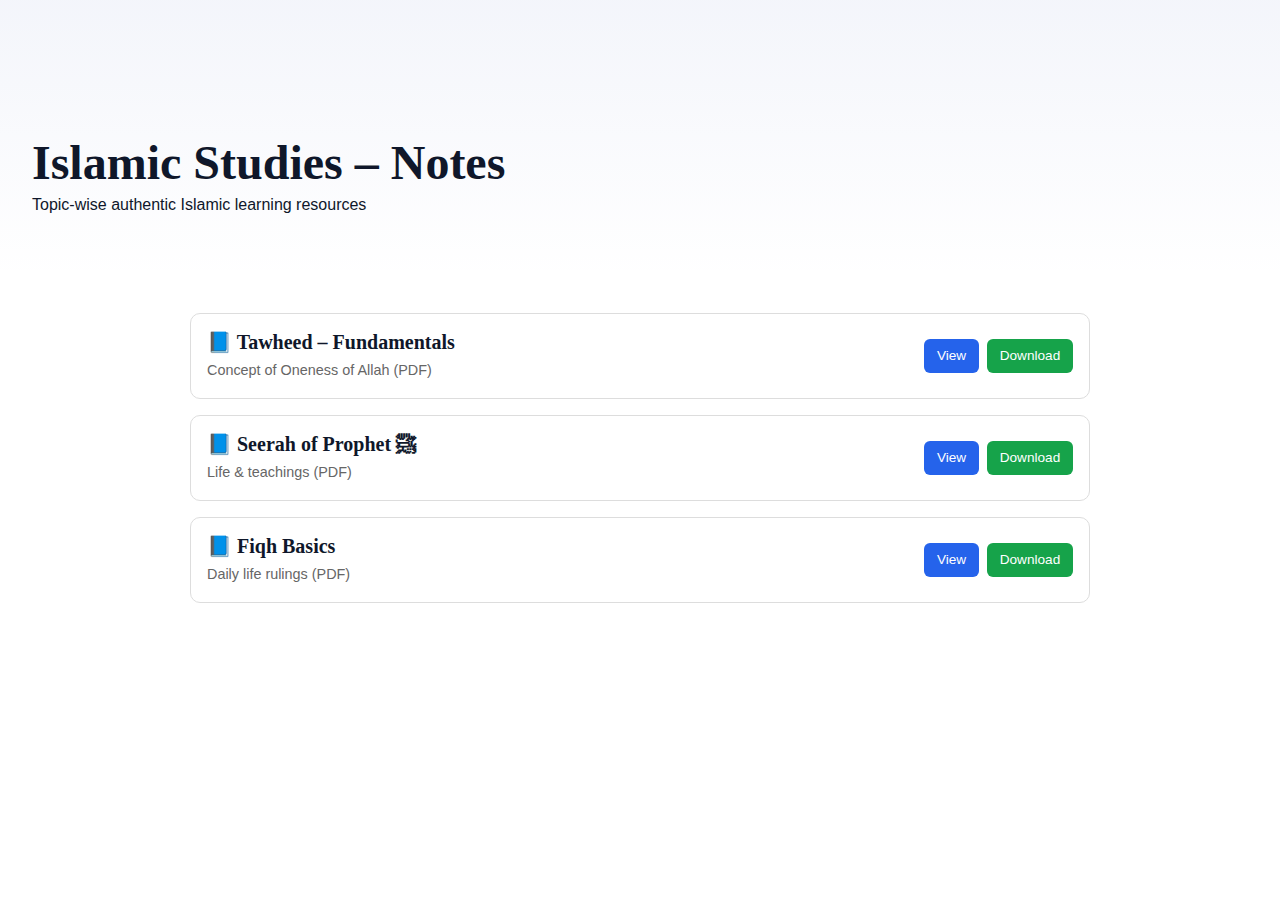
<file: islamic-studies.html>
<!DOCTYPE html>
<html lang="en">
<head>
  <meta charset="UTF-8">
  <title>Islamic Studies Notes</title>
  <link rel="stylesheet" href="assets/css/style.css">
  <style>
    .notes-list {
      max-width: 900px;
      margin: 2rem auto;
    }

    .note-item {
      display: flex;
      justify-content: space-between;
      align-items: center;
      padding: 1rem;
      border: 1px solid #ddd;
      border-radius: 10px;
      margin-bottom: 1rem;
      background: #fff;
    }

    .note-info h4 {
      margin: 0 0 0.3rem;
    }

    .note-info p {
      margin: 0;
      color: #666;
      font-size: 0.9rem;
    }

    .note-actions {
      display: flex;
      gap: 0.5rem;
    }

    .btn-view {
      background: #2563eb;
      color: #fff;
      padding: 0.4rem 0.8rem;
      border-radius: 6px;
      text-decoration: none;
      font-size: 0.85rem;
    }

    .btn-download {
      background: #16a34a;
      color: #fff;
      padding: 0.4rem 0.8rem;
      border-radius: 6px;
      text-decoration: none;
      font-size: 0.85rem;
    }
  </style>
</head>
<body>

<section class="page-header">
  <div class="container">
    <h1>Islamic Studies – Notes</h1>
    <p>Topic-wise authentic Islamic learning resources</p>
  </div>
</section>

<section class="notes-list">

  <!-- NOTE 1 -->
  <div class="note-item">
    <div class="note-info">
      <h4>📘 Tawheed – Fundamentals</h4>
      <p>Concept of Oneness of Allah (PDF)</p>
    </div>

    <div class="note-actions">
      <a href="assets/pdf/tawheed.pdf" target="_blank" class="btn-view">View</a>
      <a href="assets/pdf/tawheed.pdf" download class="btn-download">Download</a>
    </div>
  </div>

  <!-- NOTE 2 -->
  <div class="note-item">
    <div class="note-info">
      <h4>📘 Seerah of Prophet ﷺ</h4>
      <p>Life & teachings (PDF)</p>
    </div>

    <div class="note-actions">
      <a href="assets/pdf/seerah.pdf" target="_blank" class="btn-view">View</a>
      <a href="assets/pdf/seerah.pdf" download class="btn-download">Download</a>
    </div>
  </div>

  <!-- NOTE 3 -->
  <div class="note-item">
    <div class="note-info">
      <h4>📘 Fiqh Basics</h4>
      <p>Daily life rulings (PDF)</p>
    </div>

    <div class="note-actions">
      <a href="assets/pdf/fiqh.pdf" target="_blank" class="btn-view">View</a>
      <a href="assets/pdf/fiqh.pdf" download class="btn-download">Download</a>
    </div>
  </div>

</section>

</body>
</html>
</file>
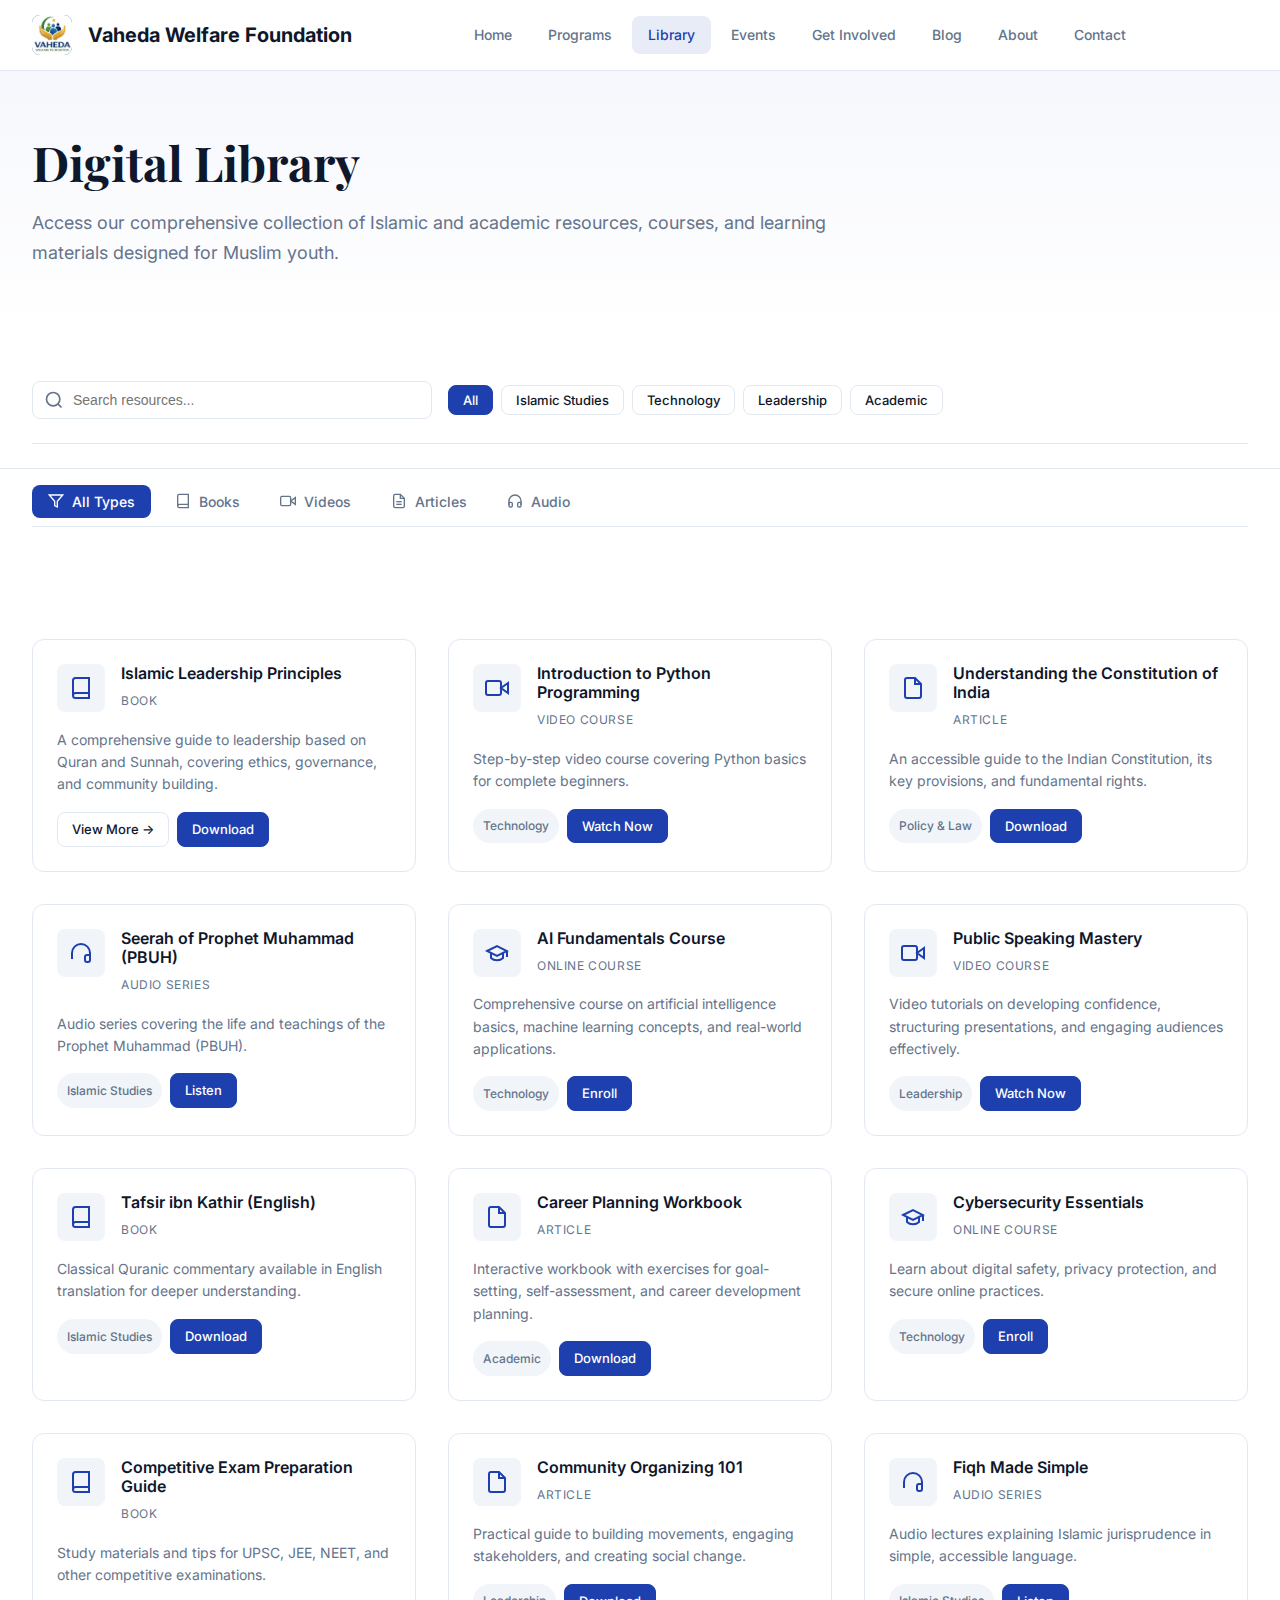
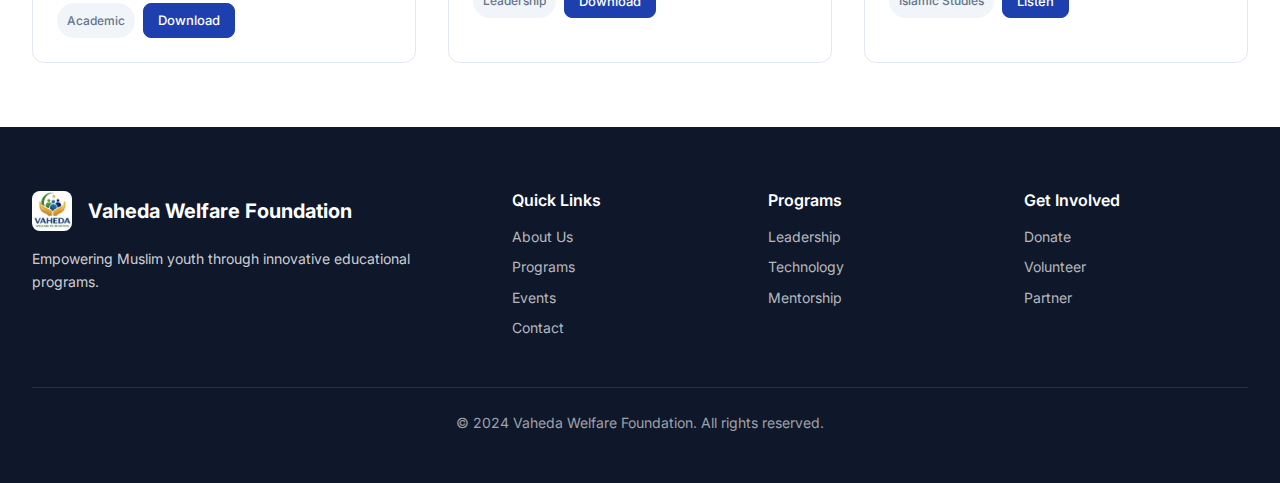
<file: library.html>
<!DOCTYPE html>
<html lang="en">
<head>
  <meta charset="UTF-8">
  <meta name="viewport" content="width=device-width, initial-scale=1.0">
  <title>Digital Library - VAHEDA Trust</title>
  <meta name="description" content="Access VAHEDA Trust's comprehensive digital library of Islamic and academic resources, courses, and learning materials.">
  <link rel="preconnect" href="https://fonts.googleapis.com">
  <link rel="preconnect" href="https://fonts.gstatic.com" crossorigin>
  <link href="https://fonts.googleapis.com/css2?family=Inter:wght@300;400;500;600;700;800&family=Playfair+Display:wght@400;500;600;700&display=swap" rel="stylesheet">
  <link rel="stylesheet" href="assets/css/style.css">
</head>
<body>
  <!-- Header -->
  <header class="header">
    <div class="header-inner">
      <a href="index.html" class="logo">
        <img src="assets/images/found.logo2.png" alt="Vaheda Welfare Foundation Logo" class="logo-icon">
        <div class="logo-icon"></div>
        <span>Vaheda Welfare Foundation</span>
      </a>
      <nav class="nav-desktop">
        <a href="index.html" class="nav-link">Home</a>
        <a href="programs.html" class="nav-link">Programs</a>
        <a href="library.html" class="nav-link active">Library</a>
        <a href="events.html" class="nav-link">Events</a>
        <a href="get-involved.html" class="nav-link">Get Involved</a>
        <a href="blog.html" class="nav-link">Blog</a>
        <a href="about.html" class="nav-link">About</a>
        <a href="contact.html" class="nav-link">Contact</a>
      </nav>
      <div class="header-actions">
        <button id="mobile-menu-btn" class="mobile-menu-btn" aria-label="Toggle menu">
          <svg width="24" height="24" viewBox="0 0 24 24" fill="none" stroke="currentColor" stroke-width="2"><line x1="3" y1="12" x2="21" y2="12"></line><line x1="3" y1="6" x2="21" y2="6"></line><line x1="3" y1="18" x2="21" y2="18"></line></svg>
        </button>
      </div>
    </div>
    <nav id="mobile-nav" class="mobile-nav">
      <a href="index.html" class="mobile-nav-link">Home</a>
      <a href="programs.html" class="mobile-nav-link">Programs</a>
      <a href="library.html" class="mobile-nav-link active">Library</a>
      <a href="events.html" class="mobile-nav-link">Events</a>
      <a href="get-involved.html" class="mobile-nav-link">Get Involved</a>
      <a href="blog.html" class="mobile-nav-link">Blog</a>
      <a href="about.html" class="mobile-nav-link">About</a>
      <a href="contact.html" class="mobile-nav-link">Contact</a>
    </nav>
  </header>

  <main>
    <!-- Page Header -->
    <section class="page-header">
      <div class="container">
        <div class="page-header-content">
          <h1 class="page-title">Digital Library</h1>
          <p class="page-description">
            Access our comprehensive collection of Islamic and academic resources, courses, and learning materials designed for Muslim youth.
          </p>
        </div>
      </div>
    </section>

    <!-- Search and Filters -->
    <section style="padding: 1.5rem 0; border-bottom: 1px solid var(--border);">
      <div class="container">
        <div class="search-filters">
          <div class="search-input-wrapper">
            <svg width="20" height="20" viewBox="0 0 24 24" fill="none" stroke="currentColor" stroke-width="2">
              <circle cx="11" cy="11" r="8"></circle>
              <line x1="21" y1="21" x2="16.65" y2="16.65"></line>
            </svg>
            <input type="text" id="search-input" class="search-input" placeholder="Search resources...">
          </div>
          <div class="filter-buttons">
            <button class="btn btn-primary btn-sm" data-filter-category="all">All</button>
            <button class="btn btn-outline btn-sm" data-filter-category="Islamic Studies">Islamic Studies</button>
            <button class="btn btn-outline btn-sm" data-filter-category="Technology">Technology</button>
            <button class="btn btn-outline btn-sm" data-filter-category="Leadership">Leadership</button>
            <button class="btn btn-outline btn-sm" data-filter-category="Academic">Academic</button>
          </div>
        </div>
      </div>
    </section>

    <!-- Type Filters -->
    <section style="padding: 1rem 0;">
      <div class="container">
        <div class="tabs">
          <div class="tab-list">
            <button class="tab-trigger active" data-filter-type="all">
              <svg width="16" height="16" viewBox="0 0 24 24" fill="none" stroke="currentColor" stroke-width="2"><polygon points="22 3 2 3 10 12.46 10 19 14 21 14 12.46 22 3"></polygon></svg>
              All Types
            </button>
            <button class="tab-trigger" data-filter-type="book">
              <svg width="16" height="16" viewBox="0 0 24 24" fill="none" stroke="currentColor" stroke-width="2"><path d="M4 19.5A2.5 2.5 0 0 1 6.5 17H20"></path><path d="M6.5 2H20v20H6.5A2.5 2.5 0 0 1 4 19.5v-15A2.5 2.5 0 0 1 6.5 2z"></path></svg>
              Books
            </button>
            <button class="tab-trigger" data-filter-type="video">
              <svg width="16" height="16" viewBox="0 0 24 24" fill="none" stroke="currentColor" stroke-width="2"><polygon points="23 7 16 12 23 17 23 7"></polygon><rect x="1" y="5" width="15" height="14" rx="2" ry="2"></rect></svg>
              Videos
            </button>
            <button class="tab-trigger" data-filter-type="article">
              <svg width="16" height="16" viewBox="0 0 24 24" fill="none" stroke="currentColor" stroke-width="2"><path d="M14 2H6a2 2 0 0 0-2 2v16a2 2 0 0 0 2 2h12a2 2 0 0 0 2-2V8z"></path><polyline points="14 2 14 8 20 8"></polyline><line x1="16" y1="13" x2="8" y2="13"></line><line x1="16" y1="17" x2="8" y2="17"></line></svg>
              Articles
            </button>
            <button class="tab-trigger" data-filter-type="audio">
              <svg width="16" height="16" viewBox="0 0 24 24" fill="none" stroke="currentColor" stroke-width="2"><path d="M3 18v-6a9 9 0 0 1 18 0v6"></path><path d="M21 19a2 2 0 0 1-2 2h-1a2 2 0 0 1-2-2v-3a2 2 0 0 1 2-2h3zM3 19a2 2 0 0 0 2 2h1a2 2 0 0 0 2-2v-3a2 2 0 0 0-2-2H3z"></path></svg>
              Audio
            </button>
          </div>
        </div>
      </div>
    </section>

    <!-- Resources Grid -->
    <section class="section">
      <div class="container">
        <div class="grid grid-cols-1 md:grid-cols-2 lg:grid-cols-3 gap-6" data-filterable>
          
          <!-- Resource 1 -->
          <div class="resource-card" data-category="Islamic Studies" data-type="book" data-searchable="Islamic Leadership Principles Quran Sunnah ethics governance">
            <div class="resource-card-header">
              <div class="resource-card-icon">
                <svg width="24" height="24" viewBox="0 0 24 24" fill="none" stroke="currentColor" stroke-width="2"><path d="M4 19.5A2.5 2.5 0 0 1 6.5 17H20"></path><path d="M6.5 2H20v20H6.5A2.5 2.5 0 0 1 4 19.5v-15A2.5 2.5 0 0 1 6.5 2z"></path></svg>
              </div>
              <div>
                <h4 class="resource-card-title">Islamic Leadership Principles</h4>
                <span class="resource-card-type">Book</span>
              </div>
            </div>
            <p class="resource-card-description">A comprehensive guide to leadership based on Quran and Sunnah, covering ethics, governance, and community building.</p>
            <div style="display: flex; gap: 0.5rem; flex-wrap: wrap;">
              <!-- <span class="badge">Islamic Studies</span> -->
               <a href="islamic-studies.html" class="btn btn-outline btn-sm">
  View More →
</a>

              <a href="#" class="btn btn-primary btn-sm">Download</a>
            </div>
          </div>

          <!-- Resource 2 -->
          <div class="resource-card" data-category="Technology" data-type="video" data-searchable="Introduction to Python Programming coding beginners">
            <div class="resource-card-header">
              <div class="resource-card-icon">
                <svg width="24" height="24" viewBox="0 0 24 24" fill="none" stroke="currentColor" stroke-width="2"><polygon points="23 7 16 12 23 17 23 7"></polygon><rect x="1" y="5" width="15" height="14" rx="2" ry="2"></rect></svg>
              </div>
              <div>
                <h4 class="resource-card-title">Introduction to Python Programming</h4>
                <span class="resource-card-type">Video Course</span>
              </div>
            </div>
            <p class="resource-card-description">Step-by-step video course covering Python basics for complete beginners.</p>
            <div style="display: flex; gap: 0.5rem; flex-wrap: wrap;">
              <span class="badge">Technology</span>
              <a href="#" class="btn btn-primary btn-sm">Watch Now</a>
            </div>
          </div>

          <!-- Resource 3 -->
          <div class="resource-card" data-category="Policy & Law" data-type="article" data-searchable="Understanding the Constitution of India fundamental rights">
            <div class="resource-card-header">
              <div class="resource-card-icon">
                <svg width="24" height="24" viewBox="0 0 24 24" fill="none" stroke="currentColor" stroke-width="2"><path d="M14 2H6a2 2 0 0 0-2 2v16a2 2 0 0 0 2 2h12a2 2 0 0 0 2-2V8z"></path><polyline points="14 2 14 8 20 8"></polyline></svg>
              </div>
              <div>
                <h4 class="resource-card-title">Understanding the Constitution of India</h4>
                <span class="resource-card-type">Article</span>
              </div>
            </div>
            <p class="resource-card-description">An accessible guide to the Indian Constitution, its key provisions, and fundamental rights.</p>
            <div style="display: flex; gap: 0.5rem; flex-wrap: wrap;">
              <span class="badge">Policy & Law</span>
              <a href="#" class="btn btn-primary btn-sm">Download</a>
            </div>
          </div>

          <!-- Resource 4 -->
          <div class="resource-card" data-category="Islamic Studies" data-type="audio" data-searchable="Seerah Prophet Muhammad PBUH life teachings">
            <div class="resource-card-header">
              <div class="resource-card-icon">
                <svg width="24" height="24" viewBox="0 0 24 24" fill="none" stroke="currentColor" stroke-width="2"><path d="M3 18v-6a9 9 0 0 1 18 0v6"></path><path d="M21 19a2 2 0 0 1-2 2h-1a2 2 0 0 1-2-2v-3a2 2 0 0 1 2-2h3z"></path></svg>
              </div>
              <div>
                <h4 class="resource-card-title">Seerah of Prophet Muhammad (PBUH)</h4>
                <span class="resource-card-type">Audio Series</span>
              </div>
            </div>
            <p class="resource-card-description">Audio series covering the life and teachings of the Prophet Muhammad (PBUH).</p>
            <div style="display: flex; gap: 0.5rem; flex-wrap: wrap;">
              <span class="badge">Islamic Studies</span>
              <a href="#" class="btn btn-primary btn-sm">Listen</a>
            </div>
          </div>

          <!-- Resource 5 -->
          <div class="resource-card" data-category="Technology" data-type="course" data-searchable="AI Fundamentals Course machine learning applications">
            <div class="resource-card-header">
              <div class="resource-card-icon">
                <svg width="24" height="24" viewBox="0 0 24 24" fill="none" stroke="currentColor" stroke-width="2"><path d="M22 10v6M2 10l10-5 10 5-10 5z"></path><path d="M6 12v5c3 3 9 3 12 0v-5"></path></svg>
              </div>
              <div>
                <h4 class="resource-card-title">AI Fundamentals Course</h4>
                <span class="resource-card-type">Online Course</span>
              </div>
            </div>
            <p class="resource-card-description">Comprehensive course on artificial intelligence basics, machine learning concepts, and real-world applications.</p>
            <div style="display: flex; gap: 0.5rem; flex-wrap: wrap;">
              <span class="badge">Technology</span>
              <a href="#" class="btn btn-primary btn-sm">Enroll</a>
            </div>
          </div>

          <!-- Resource 6 -->
          <div class="resource-card" data-category="Leadership" data-type="video" data-searchable="Public Speaking Mastery confidence presentations">
            <div class="resource-card-header">
              <div class="resource-card-icon">
                <svg width="24" height="24" viewBox="0 0 24 24" fill="none" stroke="currentColor" stroke-width="2"><polygon points="23 7 16 12 23 17 23 7"></polygon><rect x="1" y="5" width="15" height="14" rx="2" ry="2"></rect></svg>
              </div>
              <div>
                <h4 class="resource-card-title">Public Speaking Mastery</h4>
                <span class="resource-card-type">Video Course</span>
              </div>
            </div>
            <p class="resource-card-description">Video tutorials on developing confidence, structuring presentations, and engaging audiences effectively.</p>
            <div style="display: flex; gap: 0.5rem; flex-wrap: wrap;">
              <span class="badge">Leadership</span>
              <a href="#" class="btn btn-primary btn-sm">Watch Now</a>
            </div>
          </div>

          <!-- Resource 7 -->
          <div class="resource-card" data-category="Islamic Studies" data-type="book" data-searchable="Tafsir ibn Kathir English Translation Quran commentary">
            <div class="resource-card-header">
              <div class="resource-card-icon">
                <svg width="24" height="24" viewBox="0 0 24 24" fill="none" stroke="currentColor" stroke-width="2"><path d="M4 19.5A2.5 2.5 0 0 1 6.5 17H20"></path><path d="M6.5 2H20v20H6.5A2.5 2.5 0 0 1 4 19.5v-15A2.5 2.5 0 0 1 6.5 2z"></path></svg>
              </div>
              <div>
                <h4 class="resource-card-title">Tafsir ibn Kathir (English)</h4>
                <span class="resource-card-type">Book</span>
              </div>
            </div>
            <p class="resource-card-description">Classical Quranic commentary available in English translation for deeper understanding.</p>
            <div style="display: flex; gap: 0.5rem; flex-wrap: wrap;">
              <span class="badge">Islamic Studies</span>
              <a href="#" class="btn btn-primary btn-sm">Download</a>
            </div>
          </div>

          <!-- Resource 8 -->
          <div class="resource-card" data-category="Academic" data-type="article" data-searchable="Career Planning Workbook goal-setting self-assessment development">
            <div class="resource-card-header">
              <div class="resource-card-icon">
                <svg width="24" height="24" viewBox="0 0 24 24" fill="none" stroke="currentColor" stroke-width="2"><path d="M14 2H6a2 2 0 0 0-2 2v16a2 2 0 0 0 2 2h12a2 2 0 0 0 2-2V8z"></path><polyline points="14 2 14 8 20 8"></polyline></svg>
              </div>
              <div>
                <h4 class="resource-card-title">Career Planning Workbook</h4>
                <span class="resource-card-type">Article</span>
              </div>
            </div>
            <p class="resource-card-description">Interactive workbook with exercises for goal-setting, self-assessment, and career development planning.</p>
            <div style="display: flex; gap: 0.5rem; flex-wrap: wrap;">
              <span class="badge">Academic</span>
              <a href="#" class="btn btn-primary btn-sm">Download</a>
            </div>
          </div>

          <!-- Resource 9 -->
          <div class="resource-card" data-category="Technology" data-type="course" data-searchable="Cybersecurity Essentials digital safety privacy protection">
            <div class="resource-card-header">
              <div class="resource-card-icon">
                <svg width="24" height="24" viewBox="0 0 24 24" fill="none" stroke="currentColor" stroke-width="2"><path d="M22 10v6M2 10l10-5 10 5-10 5z"></path><path d="M6 12v5c3 3 9 3 12 0v-5"></path></svg>
              </div>
              <div>
                <h4 class="resource-card-title">Cybersecurity Essentials</h4>
                <span class="resource-card-type">Online Course</span>
              </div>
            </div>
            <p class="resource-card-description">Learn about digital safety, privacy protection, and secure online practices.</p>
            <div style="display: flex; gap: 0.5rem; flex-wrap: wrap;">
              <span class="badge">Technology</span>
              <a href="#" class="btn btn-primary btn-sm">Enroll</a>
            </div>
          </div>

          <!-- Resource 10 -->
          <div class="resource-card" data-category="Academic" data-type="book" data-searchable="Competitive Exam Preparation Guide UPSC JEE NEET study">
            <div class="resource-card-header">
              <div class="resource-card-icon">
                <svg width="24" height="24" viewBox="0 0 24 24" fill="none" stroke="currentColor" stroke-width="2"><path d="M4 19.5A2.5 2.5 0 0 1 6.5 17H20"></path><path d="M6.5 2H20v20H6.5A2.5 2.5 0 0 1 4 19.5v-15A2.5 2.5 0 0 1 6.5 2z"></path></svg>
              </div>
              <div>
                <h4 class="resource-card-title">Competitive Exam Preparation Guide</h4>
                <span class="resource-card-type">Book</span>
              </div>
            </div>
            <p class="resource-card-description">Study materials and tips for UPSC, JEE, NEET, and other competitive examinations.</p>
            <div style="display: flex; gap: 0.5rem; flex-wrap: wrap;">
              <span class="badge">Academic</span>
              <a href="#" class="btn btn-primary btn-sm">Download</a>
            </div>
          </div>

          <!-- Resource 11 -->
          <div class="resource-card" data-category="Leadership" data-type="article" data-searchable="Community Organizing 101 building movements social change">
            <div class="resource-card-header">
              <div class="resource-card-icon">
                <svg width="24" height="24" viewBox="0 0 24 24" fill="none" stroke="currentColor" stroke-width="2"><path d="M14 2H6a2 2 0 0 0-2 2v16a2 2 0 0 0 2 2h12a2 2 0 0 0 2-2V8z"></path><polyline points="14 2 14 8 20 8"></polyline></svg>
              </div>
              <div>
                <h4 class="resource-card-title">Community Organizing 101</h4>
                <span class="resource-card-type">Article</span>
              </div>
            </div>
            <p class="resource-card-description">Practical guide to building movements, engaging stakeholders, and creating social change.</p>
            <div style="display: flex; gap: 0.5rem; flex-wrap: wrap;">
              <span class="badge">Leadership</span>
              <a href="#" class="btn btn-primary btn-sm">Download</a>
            </div>
          </div>

          <!-- Resource 12 -->
          <div class="resource-card" data-category="Islamic Studies" data-type="audio" data-searchable="Fiqh Made Simple jurisprudence accessible language">
            <div class="resource-card-header">
              <div class="resource-card-icon">
                <svg width="24" height="24" viewBox="0 0 24 24" fill="none" stroke="currentColor" stroke-width="2"><path d="M3 18v-6a9 9 0 0 1 18 0v6"></path><path d="M21 19a2 2 0 0 1-2 2h-1a2 2 0 0 1-2-2v-3a2 2 0 0 1 2-2h3z"></path></svg>
              </div>
              <div>
                <h4 class="resource-card-title">Fiqh Made Simple</h4>
                <span class="resource-card-type">Audio Series</span>
              </div>
            </div>
            <p class="resource-card-description">Audio lectures explaining Islamic jurisprudence in simple, accessible language.</p>
            <div style="display: flex; gap: 0.5rem; flex-wrap: wrap;">
              <span class="badge">Islamic Studies</span>
              <a href="#" class="btn btn-primary btn-sm">Listen</a>
            </div>
          </div>

        </div>

        <!-- No Results -->
        <div id="no-results" class="no-results" style="display: none;">
          <svg width="64" height="64" viewBox="0 0 24 24" fill="none" stroke="currentColor" stroke-width="2">
            <path d="M4 19.5A2.5 2.5 0 0 1 6.5 17H20"></path>
            <path d="M6.5 2H20v20H6.5A2.5 2.5 0 0 1 4 19.5v-15A2.5 2.5 0 0 1 6.5 2z"></path>
          </svg>
          <h3>No resources found</h3>
          <p>Try adjusting your search or filters to find what you're looking for.</p>
        </div>
      </div>
    </section>
  </main>

  <!-- Footer -->
  <footer class="footer">
    <div class="container">
      <div class="footer-grid">
        <div class="footer-brand">
          <a href="index.html" class="logo">
            <img src="assets/images/found.logo2.png" alt="Vaheda Welfare Foundation Logo" class="logo-icon">
            <div class="logo-icon"></div>
            <span>Vaheda Welfare Foundation</span>
          </a>
          <p class="footer-description">Empowering Muslim youth through innovative educational programs.</p>
        </div>
        <div>
          <h4 class="footer-title">Quick Links</h4>
          <nav class="footer-links">
            <a href="about.html" class="footer-link">About Us</a>
            <a href="programs.html" class="footer-link">Programs</a>
            <a href="events.html" class="footer-link">Events</a>
            <a href="contact.html" class="footer-link">Contact</a>
          </nav>
        </div>
        <div>
          <h4 class="footer-title">Programs</h4>
          <nav class="footer-links">
            <a href="programs.html#leadership" class="footer-link">Leadership</a>
            <a href="programs.html#tech" class="footer-link">Technology</a>
            <a href="programs.html#mentorship" class="footer-link">Mentorship</a>
          </nav>
        </div>
        <div>
          <h4 class="footer-title">Get Involved</h4>
          <nav class="footer-links">
            <a href="get-involved.html#donate" class="footer-link">Donate</a>
            <a href="get-involved.html#volunteer" class="footer-link">Volunteer</a>
            <a href="get-involved.html#partner" class="footer-link">Partner</a>
          </nav>
        </div>
      </div>
      <div class="footer-bottom">
        <p>&copy; 2024 Vaheda Welfare Foundation. All rights reserved.</p>
      </div>
    </div>
  </footer>

  <script src="assets/js/main.js"></script>
</body>
</html>
</file>
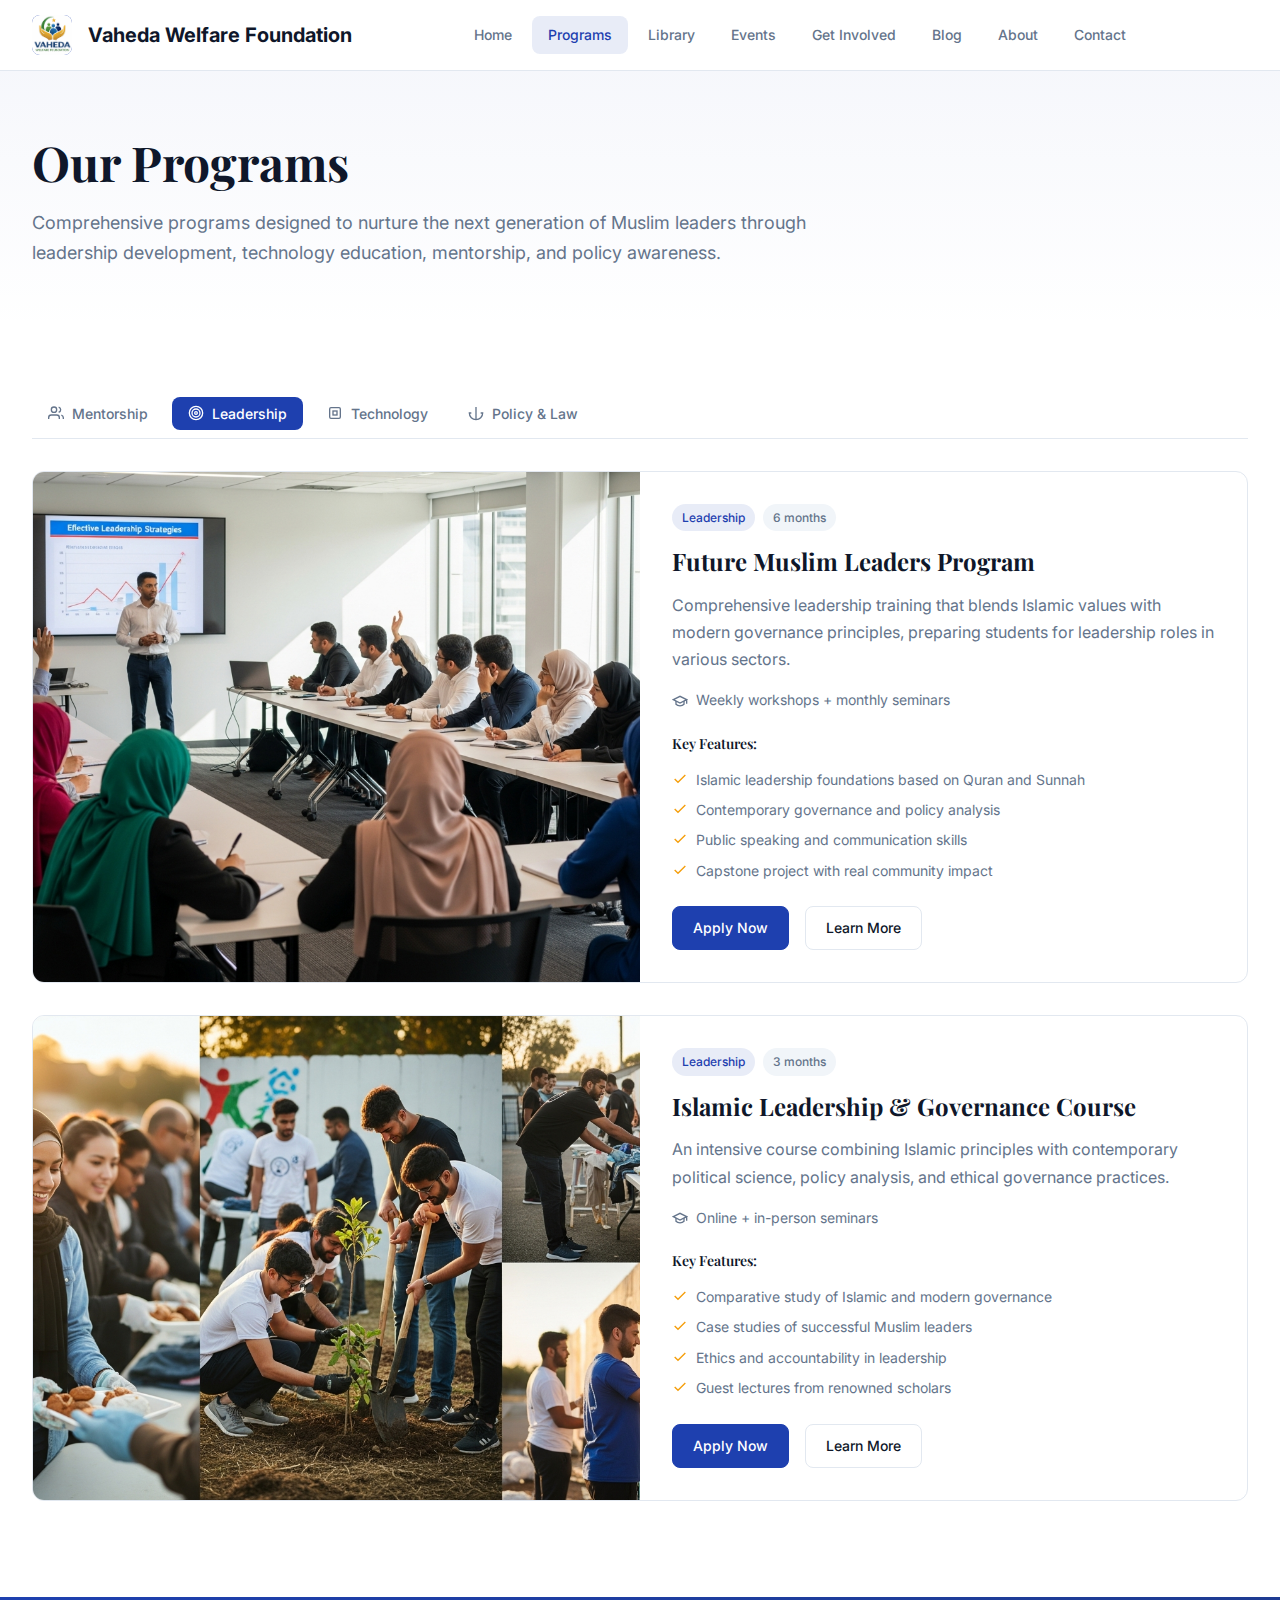
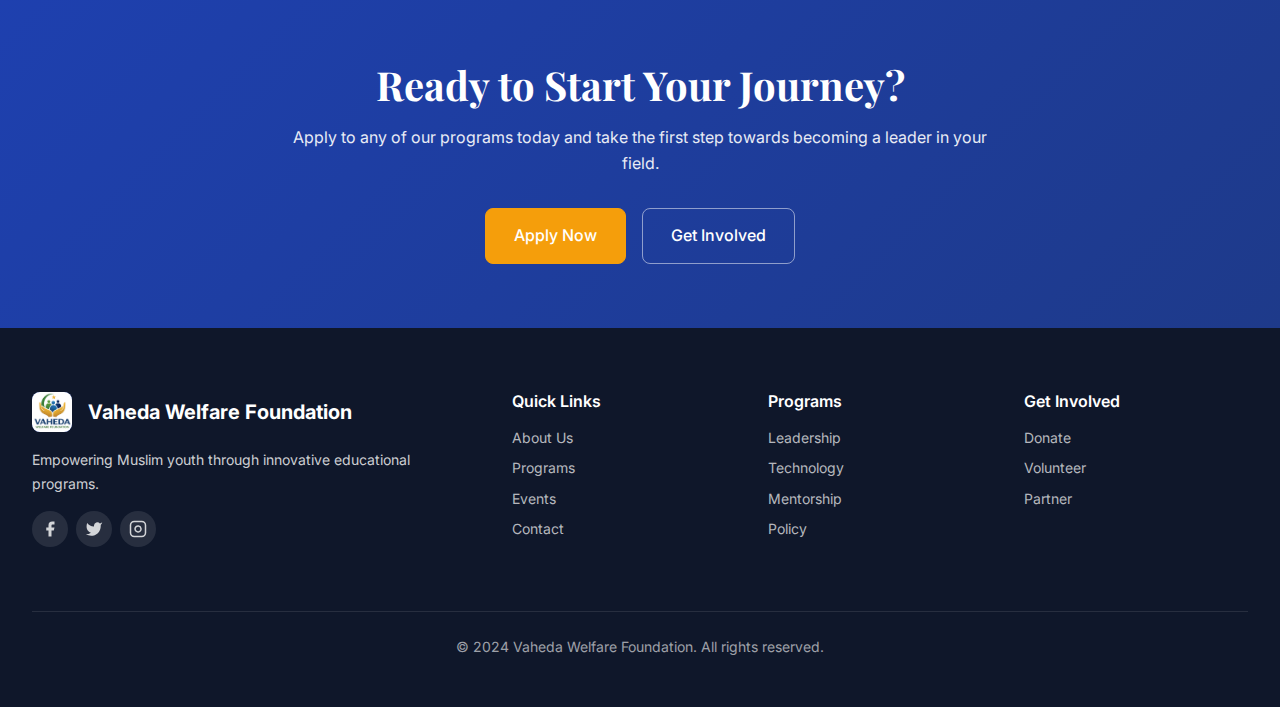
<file: programs.html>
<!DOCTYPE html>
<html lang="en">
<head>
  <meta charset="UTF-8">
  <meta name="viewport" content="width=device-width, initial-scale=1.0">
  <title>Programs - VAHEDA Trust</title>
  <meta name="description" content="Explore VAHEDA Trust's comprehensive programs including leadership training, AI bootcamps, mentorship, and policy awareness.">
  <link rel="preconnect" href="https://fonts.googleapis.com">
  <link rel="preconnect" href="https://fonts.gstatic.com" crossorigin>
  <link href="https://fonts.googleapis.com/css2?family=Inter:wght@300;400;500;600;700;800&family=Playfair+Display:wght@400;500;600;700&display=swap" rel="stylesheet">
  <link rel="stylesheet" href="assets/css/style.css">
</head>
<body>
  <!-- Header -->
  <header class="header">
    <div class="header-inner">
      <a href="index.html" class="logo">
        <img src="assets/images/found.logo2.png" alt="Vaheda Welfare Foundation Logo" class="logo-icon">
        <div class="logo-icon"></div>
        <span>Vaheda Welfare Foundation</span>
      </a>
      
      <nav class="nav-desktop">
        <a href="index.html" class="nav-link">Home</a>
        <a href="programs.html" class="nav-link active">Programs</a>
        <a href="library.html" class="nav-link">Library</a>
        <a href="events.html" class="nav-link">Events</a>
        <a href="get-involved.html" class="nav-link">Get Involved</a>
        <a href="blog.html" class="nav-link">Blog</a>
        <a href="about.html" class="nav-link">About</a>
        <a href="contact.html" class="nav-link">Contact</a>
      </nav>
      
      <div class="header-actions">
        <button id="mobile-menu-btn" class="mobile-menu-btn" aria-label="Toggle menu">
          <svg width="24" height="24" viewBox="0 0 24 24" fill="none" stroke="currentColor" stroke-width="2" stroke-linecap="round" stroke-linejoin="round">
            <line x1="3" y1="12" x2="21" y2="12"></line>
            <line x1="3" y1="6" x2="21" y2="6"></line>
            <line x1="3" y1="18" x2="21" y2="18"></line>
          </svg>
        </button>
      </div>
    </div>
    
    <nav id="mobile-nav" class="mobile-nav">
      <a href="index.html" class="mobile-nav-link">Home</a>
      <a href="programs.html" class="mobile-nav-link active">Programs</a>
      <a href="library.html" class="mobile-nav-link">Library</a>
      <a href="events.html" class="mobile-nav-link">Events</a>
      <a href="get-involved.html" class="mobile-nav-link">Get Involved</a>
      <a href="blog.html" class="mobile-nav-link">Blog</a>
      <a href="about.html" class="mobile-nav-link">About</a>
      <a href="contact.html" class="mobile-nav-link">Contact</a>
    </nav>
  </header>

  <main>
    <!-- Page Header -->
    <section class="page-header">
      <div class="container">
        <div class="page-header-content">
          <h1 class="page-title">Our Programs</h1>
          <p class="page-description">
            Comprehensive programs designed to nurture the next generation of Muslim leaders through leadership development, technology education, mentorship, and policy awareness.
          </p>
        </div>
      </div>
    </section>

    <!-- Programs Tabs -->
    <section class="section">
      <div class="container">
        <div class="tabs">
          <div class="tab-list">
            <button class="tab-trigger" data-tab="mentorship">
              <svg width="16" height="16" viewBox="0 0 24 24" fill="none" stroke="currentColor" stroke-width="2">
                <path d="M17 21v-2a4 4 0 0 0-4-4H5a4 4 0 0 0-4 4v2"></path>
                <circle cx="9" cy="7" r="4"></circle>
                <path d="M23 21v-2a4 4 0 0 0-3-3.87"></path>
                <path d="M16 3.13a4 4 0 0 1 0 7.75"></path>
              </svg>
              Mentorship
            </button>
            <button class="tab-trigger active" data-tab="leadership">
              <svg width="16" height="16" viewBox="0 0 24 24" fill="none" stroke="currentColor" stroke-width="2">
                <circle cx="12" cy="12" r="10"></circle>
                <circle cx="12" cy="12" r="6"></circle>
                <circle cx="12" cy="12" r="2"></circle>
              </svg>
              Leadership
            </button>
            <button class="tab-trigger" data-tab="tech">
              <svg width="16" height="16" viewBox="0 0 24 24" fill="none" stroke="currentColor" stroke-width="2">
                <rect x="4" y="4" width="16" height="16" rx="2"></rect>
                <rect x="9" y="9" width="6" height="6"></rect>
              </svg>
              Technology
            </button>
            
            <button class="tab-trigger" data-tab="policy">
              <svg width="16" height="16" viewBox="0 0 24 24" fill="none" stroke="currentColor" stroke-width="2">
                <line x1="12" y1="3" x2="12" y2="21"></line>
                <path d="M5 12H2a10 10 0 0 0 20 0h-3"></path>
              </svg>
              Policy & Law
            </button>
          </div>

          <!-- Leadership Tab -->
          <div id="leadership" class="tab-content active">
            <!-- Program 1 -->
            <div class="program-detail-card">
              <div class="program-detail-grid">
                <img src="assets/images/leadership_training_workshop.png" alt="Future Muslim Leaders Program" class="program-detail-image">
                <div class="program-detail-content">
                  <div class="program-detail-badges">
                    <span class="badge badge-primary">Leadership</span>
                    <span class="badge">6 months</span>
                  </div>
                  <h3 class="program-detail-title">Future Muslim Leaders Program</h3>
                  <p class="program-detail-description">
                    Comprehensive leadership training that blends Islamic values with modern governance principles, preparing students for leadership roles in various sectors.
                  </p>
                  <div class="program-detail-format">
                    <svg width="16" height="16" viewBox="0 0 24 24" fill="none" stroke="currentColor" stroke-width="2">
                      <path d="M22 10v6M2 10l10-5 10 5-10 5z"></path>
                      <path d="M6 12v5c3 3 9 3 12 0v-5"></path>
                    </svg>
                    Weekly workshops + monthly seminars
                  </div>
                  <div class="program-features">
                    <h4 class="program-features-title">Key Features:</h4>
                    <ul class="program-features-list">
                      <li class="program-feature-item">
                        <svg width="16" height="16" viewBox="0 0 24 24" fill="none" stroke="#f59e0b" stroke-width="2"><polyline points="20 6 9 17 4 12"></polyline></svg>
                        Islamic leadership foundations based on Quran and Sunnah
                      </li>
                      <li class="program-feature-item">
                        <svg width="16" height="16" viewBox="0 0 24 24" fill="none" stroke="#f59e0b" stroke-width="2"><polyline points="20 6 9 17 4 12"></polyline></svg>
                        Contemporary governance and policy analysis
                      </li>
                      <li class="program-feature-item">
                        <svg width="16" height="16" viewBox="0 0 24 24" fill="none" stroke="#f59e0b" stroke-width="2"><polyline points="20 6 9 17 4 12"></polyline></svg>
                        Public speaking and communication skills
                      </li>
                      <li class="program-feature-item">
                        <svg width="16" height="16" viewBox="0 0 24 24" fill="none" stroke="#f59e0b" stroke-width="2"><polyline points="20 6 9 17 4 12"></polyline></svg>
                        Capstone project with real community impact
                      </li>
                    </ul>
                  </div>
                  <div class="program-detail-buttons">
                    <a href="contact.html" class="btn btn-primary">Apply Now</a>
                    <a href="#" class="btn btn-outline">Learn More</a>
                  </div>
                </div>
              </div>
            </div>
            
            <!-- Program 2 -->
            <div class="program-detail-card">
              <div class="program-detail-grid">
                <img src="assets/images/community_service_volunteers.png" alt="Islamic Leadership & Governance" class="program-detail-image">
                <div class="program-detail-content">
                  <div class="program-detail-badges">
                    <span class="badge badge-primary">Leadership</span>
                    <span class="badge">3 months</span>
                  </div>
                  <h3 class="program-detail-title">Islamic Leadership & Governance Course</h3>
                  <p class="program-detail-description">
                    An intensive course combining Islamic principles with contemporary political science, policy analysis, and ethical governance practices.
                  </p>
                  <div class="program-detail-format">
                    <svg width="16" height="16" viewBox="0 0 24 24" fill="none" stroke="currentColor" stroke-width="2">
                      <path d="M22 10v6M2 10l10-5 10 5-10 5z"></path>
                      <path d="M6 12v5c3 3 9 3 12 0v-5"></path>
                    </svg>
                    Online + in-person seminars
                  </div>
                  <div class="program-features">
                    <h4 class="program-features-title">Key Features:</h4>
                    <ul class="program-features-list">
                      <li class="program-feature-item">
                        <svg width="16" height="16" viewBox="0 0 24 24" fill="none" stroke="#f59e0b" stroke-width="2"><polyline points="20 6 9 17 4 12"></polyline></svg>
                        Comparative study of Islamic and modern governance
                      </li>
                      <li class="program-feature-item">
                        <svg width="16" height="16" viewBox="0 0 24 24" fill="none" stroke="#f59e0b" stroke-width="2"><polyline points="20 6 9 17 4 12"></polyline></svg>
                        Case studies of successful Muslim leaders
                      </li>
                      <li class="program-feature-item">
                        <svg width="16" height="16" viewBox="0 0 24 24" fill="none" stroke="#f59e0b" stroke-width="2"><polyline points="20 6 9 17 4 12"></polyline></svg>
                        Ethics and accountability in leadership
                      </li>
                      <li class="program-feature-item">
                        <svg width="16" height="16" viewBox="0 0 24 24" fill="none" stroke="#f59e0b" stroke-width="2"><polyline points="20 6 9 17 4 12"></polyline></svg>
                        Guest lectures from renowned scholars
                      </li>
                    </ul>
                  </div>
                  <div class="program-detail-buttons">
                    <a href="contact.html" class="btn btn-primary">Apply Now</a>
                    <a href="#" class="btn btn-outline">Learn More</a>
                  </div>
                </div>
              </div>
            </div>
          </div>

          <!-- Technology Tab -->
          <div id="tech" class="tab-content">
            <div class="program-detail-card">
              <div class="program-detail-grid">
                <img src="assets/images/tech_bootcamp_workshop_session.png" alt="AI & Digital Governance Bootcamp" class="program-detail-image">
                <div class="program-detail-content">
                  <div class="program-detail-badges">
                    <span class="badge badge-primary">Technology</span>
                    <span class="badge">3 months</span>
                  </div>
                  <h3 class="program-detail-title">AI & Digital Governance Bootcamp</h3>
                  <p class="program-detail-description">
                    Cutting-edge training in artificial intelligence, cybersecurity, and digital governance tools essential for modern leadership.
                  </p>
                  <div class="program-detail-format">
                    <svg width="16" height="16" viewBox="0 0 24 24" fill="none" stroke="currentColor" stroke-width="2">
                      <path d="M22 10v6M2 10l10-5 10 5-10 5z"></path>
                      <path d="M6 12v5c3 3 9 3 12 0v-5"></path>
                    </svg>
                    Coding sessions + AI labs + capstone project
                  </div>
                  <div class="program-features">
                    <h4 class="program-features-title">Key Features:</h4>
                    <ul class="program-features-list">
                      <li class="program-feature-item">
                        <svg width="16" height="16" viewBox="0 0 24 24" fill="none" stroke="#f59e0b" stroke-width="2"><polyline points="20 6 9 17 4 12"></polyline></svg>
                        Python programming fundamentals
                      </li>
                      <li class="program-feature-item">
                        <svg width="16" height="16" viewBox="0 0 24 24" fill="none" stroke="#f59e0b" stroke-width="2"><polyline points="20 6 9 17 4 12"></polyline></svg>
                        AI and machine learning basics
                      </li>
                      <li class="program-feature-item">
                        <svg width="16" height="16" viewBox="0 0 24 24" fill="none" stroke="#f59e0b" stroke-width="2"><polyline points="20 6 9 17 4 12"></polyline></svg>
                        Data analysis and visualization
                      </li>
                      <li class="program-feature-item">
                        <svg width="16" height="16" viewBox="0 0 24 24" fill="none" stroke="#f59e0b" stroke-width="2"><polyline points="20 6 9 17 4 12"></polyline></svg>
                        Building AI applications and chatbots
                      </li>
                    </ul>
                  </div>
                  <div class="program-detail-buttons">
                    <a href="contact.html" class="btn btn-primary">Apply Now</a>
                    <a href="#" class="btn btn-outline">Learn More</a>
                  </div>
                </div>
              </div>
            </div>

            <div class="program-detail-card">
              <div class="program-detail-grid">
                <img src="assets/images/mentorship_guidance_session.png" alt="Digital Library" class="program-detail-image">
                <div class="program-detail-content">
                  <div class="program-detail-badges">
                    <span class="badge badge-primary">Technology</span>
                    <span class="badge">Self-paced</span>
                  </div>
                  <h3 class="program-detail-title">Digital Library & E-Learning Platform</h3>
                  <p class="program-detail-description">
                    Comprehensive online learning platform providing access to curated educational resources, courses, and interactive learning tools.
                  </p>
                  <div class="program-detail-format">
                    <svg width="16" height="16" viewBox="0 0 24 24" fill="none" stroke="currentColor" stroke-width="2">
                      <path d="M22 10v6M2 10l10-5 10 5-10 5z"></path>
                      <path d="M6 12v5c3 3 9 3 12 0v-5"></path>
                    </svg>
                    Online learning platform
                  </div>
                  <div class="program-features">
                    <h4 class="program-features-title">Key Features:</h4>
                    <ul class="program-features-list">
                      <li class="program-feature-item">
                        <svg width="16" height="16" viewBox="0 0 24 24" fill="none" stroke="#f59e0b" stroke-width="2"><polyline points="20 6 9 17 4 12"></polyline></svg>
                        10,000+ Islamic and academic resources
                      </li>
                      <li class="program-feature-item">
                        <svg width="16" height="16" viewBox="0 0 24 24" fill="none" stroke="#f59e0b" stroke-width="2"><polyline points="20 6 9 17 4 12"></polyline></svg>
                        Recorded video lectures and courses
                      </li>
                      <li class="program-feature-item">
                        <svg width="16" height="16" viewBox="0 0 24 24" fill="none" stroke="#f59e0b" stroke-width="2"><polyline points="20 6 9 17 4 12"></polyline></svg>
                        Interactive quizzes and assessments
                      </li>
                      <li class="program-feature-item">
                        <svg width="16" height="16" viewBox="0 0 24 24" fill="none" stroke="#f59e0b" stroke-width="2"><polyline points="20 6 9 17 4 12"></polyline></svg>
                        Personalized learning recommendations
                      </li>
                    </ul>
                  </div>
                  <div class="program-detail-buttons">
                    <a href="library.html" class="btn btn-primary">Access Library</a>
                    <a href="#" class="btn btn-outline">Learn More</a>
                  </div>
                </div>
              </div>
            </div>
          </div>

          <!-- Mentorship Tab -->
          <div id="mentorship" class="tab-content">
            <div class="program-detail-card">
              <div class="program-detail-grid">
                <img src="assets/images/mentorship_guidance_session.png" alt="One-on-One Mentorship" class="program-detail-image">
                <div class="program-detail-content">
                  <div class="program-detail-badges">
                    <span class="badge badge-primary">Mentorship</span>
                    <span class="badge">3-6 months</span>
                  </div>
                  <h3 class="program-detail-title">One-on-One Mentorship Program</h3>
                  <p class="program-detail-description">
                    Personalized guidance from experienced leaders and professionals, providing career development, networking, and strategic advice.
                  </p>
                  <div class="program-detail-format">
                    <svg width="16" height="16" viewBox="0 0 24 24" fill="none" stroke="currentColor" stroke-width="2">
                      <path d="M22 10v6M2 10l10-5 10 5-10 5z"></path>
                      <path d="M6 12v5c3 3 9 3 12 0v-5"></path>
                    </svg>
                    Bi-weekly mentor sessions + workshops
                  </div>
                  <div class="program-features">
                    <h4 class="program-features-title">Key Features:</h4>
                    <ul class="program-features-list">
                      <li class="program-feature-item">
                        <svg width="16" height="16" viewBox="0 0 24 24" fill="none" stroke="#f59e0b" stroke-width="2"><polyline points="20 6 9 17 4 12"></polyline></svg>
                        Matched with industry professionals
                      </li>
                      <li class="program-feature-item">
                        <svg width="16" height="16" viewBox="0 0 24 24" fill="none" stroke="#f59e0b" stroke-width="2"><polyline points="20 6 9 17 4 12"></polyline></svg>
                        Career planning and goal setting
                      </li>
                      <li class="program-feature-item">
                        <svg width="16" height="16" viewBox="0 0 24 24" fill="none" stroke="#f59e0b" stroke-width="2"><polyline points="20 6 9 17 4 12"></polyline></svg>
                        Resume and portfolio development
                      </li>
                      <li class="program-feature-item">
                        <svg width="16" height="16" viewBox="0 0 24 24" fill="none" stroke="#f59e0b" stroke-width="2"><polyline points="20 6 9 17 4 12"></polyline></svg>
                        Internship placement support
                      </li>
                    </ul>
                  </div>
                  <div class="program-detail-buttons">
                    <a href="contact.html" class="btn btn-primary">Apply Now</a>
                    <a href="#" class="btn btn-outline">Learn More</a>
                  </div>
                </div>
              </div>
            </div>

            <div class="program-detail-card">
              <div class="program-detail-grid">
                <img src="assets/images/leadership_training_workshop.png" alt="Peer Mentorship" class="program-detail-image">
                <div class="program-detail-content">
                  <div class="program-detail-badges">
                    <span class="badge badge-primary">Mentorship</span>
                    <span class="badge">6 months</span>
                  </div>
                  <h3 class="program-detail-title">Madrassa-School Peer Mentorship</h3>
                  <p class="program-detail-description">
                    Bridging traditional Islamic education with modern knowledge, bringing Madrassa and school students together for mutual learning.
                  </p>
                  <div class="program-detail-format">
                    <svg width="16" height="16" viewBox="0 0 24 24" fill="none" stroke="currentColor" stroke-width="2">
                      <path d="M22 10v6M2 10l10-5 10 5-10 5z"></path>
                      <path d="M6 12v5c3 3 9 3 12 0v-5"></path>
                    </svg>
                    Weekly peer sessions + joint projects
                  </div>
                  <div class="program-features">
                    <h4 class="program-features-title">Key Features:</h4>
                    <ul class="program-features-list">
                      <li class="program-feature-item">
                        <svg width="16" height="16" viewBox="0 0 24 24" fill="none" stroke="#f59e0b" stroke-width="2"><polyline points="20 6 9 17 4 12"></polyline></svg>
                        Cross-educational peer learning
                      </li>
                      <li class="program-feature-item">
                        <svg width="16" height="16" viewBox="0 0 24 24" fill="none" stroke="#f59e0b" stroke-width="2"><polyline points="20 6 9 17 4 12"></polyline></svg>
                        Islamic studies shared by Madrassa students
                      </li>
                      <li class="program-feature-item">
                        <svg width="16" height="16" viewBox="0 0 24 24" fill="none" stroke="#f59e0b" stroke-width="2"><polyline points="20 6 9 17 4 12"></polyline></svg>
                        Digital skills shared by school students
                      </li>
                      <li class="program-feature-item">
                        <svg width="16" height="16" viewBox="0 0 24 24" fill="none" stroke="#f59e0b" stroke-width="2"><polyline points="20 6 9 17 4 12"></polyline></svg>
                        Breaking stereotypes and building unity
                      </li>
                    </ul>
                  </div>
                  <div class="program-detail-buttons">
                    <a href="contact.html" class="btn btn-primary">Apply Now</a>
                    <a href="#" class="btn btn-outline">Learn More</a>
                  </div>
                </div>
              </div>
            </div>
          </div>

          <!-- Policy Tab -->
          <div id="policy" class="tab-content">
            <div class="program-detail-card">
              <div class="program-detail-grid">
                <img src="assets/images/community_service_volunteers.png" alt="Policy & Law Awareness" class="program-detail-image">
                <div class="program-detail-content">
                  <div class="program-detail-badges">
                    <span class="badge badge-primary">Policy & Law</span>
                    <span class="badge">4 months</span>
                  </div>
                  <h3 class="program-detail-title">Policy & Law Awareness Program</h3>
                  <p class="program-detail-description">
                    Deep dive into constitutional law, policymaking processes through interactive debates, case studies, and mock parliamentary sessions.
                  </p>
                  <div class="program-detail-format">
                    <svg width="16" height="16" viewBox="0 0 24 24" fill="none" stroke="currentColor" stroke-width="2">
                      <path d="M22 10v6M2 10l10-5 10 5-10 5z"></path>
                      <path d="M6 12v5c3 3 9 3 12 0v-5"></path>
                    </svg>
                    Interactive lectures + mock debates
                  </div>
                  <div class="program-features">
                    <h4 class="program-features-title">Key Features:</h4>
                    <ul class="program-features-list">
                      <li class="program-feature-item">
                        <svg width="16" height="16" viewBox="0 0 24 24" fill="none" stroke="#f59e0b" stroke-width="2"><polyline points="20 6 9 17 4 12"></polyline></svg>
                        Constitution of India fundamentals
                      </li>
                      <li class="program-feature-item">
                        <svg width="16" height="16" viewBox="0 0 24 24" fill="none" stroke="#f59e0b" stroke-width="2"><polyline points="20 6 9 17 4 12"></polyline></svg>
                        Fundamental rights and duties
                      </li>
                      <li class="program-feature-item">
                        <svg width="16" height="16" viewBox="0 0 24 24" fill="none" stroke="#f59e0b" stroke-width="2"><polyline points="20 6 9 17 4 12"></polyline></svg>
                        Government structure and processes
                      </li>
                      <li class="program-feature-item">
                        <svg width="16" height="16" viewBox="0 0 24 24" fill="none" stroke="#f59e0b" stroke-width="2"><polyline points="20 6 9 17 4 12"></polyline></svg>
                        Mock parliamentary sessions
                      </li>
                    </ul>
                  </div>
                  <div class="program-detail-buttons">
                    <a href="contact.html" class="btn btn-primary">Apply Now</a>
                    <a href="#" class="btn btn-outline">Learn More</a>
                  </div>
                </div>
              </div>
            </div>

            <div class="program-detail-card">
              <div class="program-detail-grid">
                <img src="assets/images/leadership_training_workshop.png" alt="Youth Political Engagement" class="program-detail-image">
                <div class="program-detail-content">
                  <div class="program-detail-badges">
                    <span class="badge badge-primary">Policy & Law</span>
                    <span class="badge">Ongoing</span>
                  </div>
                  <h3 class="program-detail-title">Youth Political Engagement Initiative</h3>
                  <p class="program-detail-description">
                    Hands-on mentorship program featuring advocacy training and direct engagement with political processes.
                  </p>
                  <div class="program-detail-format">
                    <svg width="16" height="16" viewBox="0 0 24 24" fill="none" stroke="currentColor" stroke-width="2">
                      <path d="M22 10v6M2 10l10-5 10 5-10 5z"></path>
                      <path d="M6 12v5c3 3 9 3 12 0v-5"></path>
                    </svg>
                    Workshops + field visits + internships
                  </div>
                  <div class="program-features">
                    <h4 class="program-features-title">Key Features:</h4>
                    <ul class="program-features-list">
                      <li class="program-feature-item">
                        <svg width="16" height="16" viewBox="0 0 24 24" fill="none" stroke="#f59e0b" stroke-width="2"><polyline points="20 6 9 17 4 12"></polyline></svg>
                        Understanding electoral processes
                      </li>
                      <li class="program-feature-item">
                        <svg width="16" height="16" viewBox="0 0 24 24" fill="none" stroke="#f59e0b" stroke-width="2"><polyline points="20 6 9 17 4 12"></polyline></svg>
                        Advocacy and campaign skills
                      </li>
                      <li class="program-feature-item">
                        <svg width="16" height="16" viewBox="0 0 24 24" fill="none" stroke="#f59e0b" stroke-width="2"><polyline points="20 6 9 17 4 12"></polyline></svg>
                        Engagement with local governance
                      </li>
                      <li class="program-feature-item">
                        <svg width="16" height="16" viewBox="0 0 24 24" fill="none" stroke="#f59e0b" stroke-width="2"><polyline points="20 6 9 17 4 12"></polyline></svg>
                        Internships with policy organizations
                      </li>
                    </ul>
                  </div>
                  <div class="program-detail-buttons">
                    <a href="contact.html" class="btn btn-primary">Apply Now</a>
                    <a href="#" class="btn btn-outline">Learn More</a>
                  </div>
                </div>
              </div>
            </div>
          </div>
        </div>
      </div>
    </section>

    <!-- CTA Section -->
    <section class="cta-section">
      <div class="container">
        <div class="cta-content">
          <h2 class="cta-title">Ready to Start Your Journey?</h2>
          <p class="cta-description">
            Apply to any of our programs today and take the first step towards becoming a leader in your field.
          </p>
          <div class="cta-buttons">
            <a href="contact.html" class="btn btn-accent btn-lg">Apply Now</a>
            <a href="get-involved.html" class="btn btn-outline btn-lg" style="color: white; border-color: rgba(255,255,255,0.5);">Get Involved</a>
          </div>
        </div>
      </div>
    </section>
  </main>

  <!-- Footer -->
  <footer class="footer">
    <div class="container">
      <div class="footer-grid">
        <div class="footer-brand">
          <a href="index.html" class="logo">
            <img src="assets/images/found.logo2.png" alt="Vaheda Welfare Foundation Logo" class="logo-icon">
            <div class="logo-icon"></div>
            <span>Vaheda Welfare Foundation</span>
          </a>
          <p class="footer-description">
            Empowering Muslim youth through innovative educational programs.
          </p>
          <div class="footer-social">
            <a href="#" aria-label="Facebook"><svg width="18" height="18" viewBox="0 0 24 24" fill="currentColor"><path d="M18 2h-3a5 5 0 0 0-5 5v3H7v4h3v8h4v-8h3l1-4h-4V7a1 1 0 0 1 1-1h3z"></path></svg></a>
            <a href="#" aria-label="Twitter"><svg width="18" height="18" viewBox="0 0 24 24" fill="currentColor"><path d="M23 3a10.9 10.9 0 0 1-3.14 1.53 4.48 4.48 0 0 0-7.86 3v1A10.66 10.66 0 0 1 3 4s-4 9 5 13a11.64 11.64 0 0 1-7 2c9 5 20 0 20-11.5a4.5 4.5 0 0 0-.08-.83A7.72 7.72 0 0 0 23 3z"></path></svg></a>
            <a href="#" aria-label="Instagram"><svg width="18" height="18" viewBox="0 0 24 24" fill="none" stroke="currentColor" stroke-width="2"><rect x="2" y="2" width="20" height="20" rx="5" ry="5"></rect><path d="M16 11.37A4 4 0 1 1 12.63 8 4 4 0 0 1 16 11.37z"></path></svg></a>
          </div>
        </div>
        <div>
          <h4 class="footer-title">Quick Links</h4>
          <nav class="footer-links">
            <a href="about.html" class="footer-link">About Us</a>
            <a href="programs.html" class="footer-link">Programs</a>
            <a href="events.html" class="footer-link">Events</a>
            <a href="contact.html" class="footer-link">Contact</a>
          </nav>
        </div>
        <div>
          <h4 class="footer-title">Programs</h4>
          <nav class="footer-links">
            <a href="programs.html#leadership" class="footer-link">Leadership</a>
            <a href="programs.html#tech" class="footer-link">Technology</a>
            <a href="programs.html#mentorship" class="footer-link">Mentorship</a>
            <a href="programs.html#policy" class="footer-link">Policy</a>
          </nav>
        </div>
        <div>
          <h4 class="footer-title">Get Involved</h4>
          <nav class="footer-links">
            <a href="get-involved.html#donate" class="footer-link">Donate</a>
            <a href="get-involved.html#volunteer" class="footer-link">Volunteer</a>
            <a href="get-involved.html#partner" class="footer-link">Partner</a>
          </nav>
        </div>
      </div>
      <div class="footer-bottom">
        <p>&copy; 2024 Vaheda Welfare Foundation. All rights reserved.</p>
      </div>
    </div>
  </footer>

  <script src="assets/js/main.js"></script>
</body>
</html>
</file>
<file: assets/css/style.css>
/* ===================================
   VAHEDA Trust Website - Main Styles
   =================================== */

/* CSS Variables (Design System) */
:root {
  /* Primary Colors - Professional Blue */
  --primary: #1e40af;
  --primary-light: #3b82f6;
  --primary-dark: #1e3a8a;
  --primary-foreground: #ffffff;
  
  /* Accent Colors - Warm Gold/Orange */
  --accent: #f59e0b;
  --accent-light: #fbbf24;
  --accent-dark: #d97706;
  --accent-foreground: #ffffff;
  
  /* Neutral Colors */
  --background: #ffffff;
  --foreground: #0f172a;
  --muted: #f1f5f9;
  --muted-foreground: #64748b;
  --border: #e2e8f0;
  --card: #ffffff;
  --card-foreground: #0f172a;
  
  /* Typography */
  --font-sans: 'Inter', -apple-system, BlinkMacSystemFont, 'Segoe UI', Roboto, sans-serif;
  --font-display: 'Playfair Display', Georgia, serif;
  
  /* Spacing */
  --spacing-xs: 0.25rem;
  --spacing-sm: 0.5rem;
  --spacing-md: 1rem;
  --spacing-lg: 1.5rem;
  --spacing-xl: 2rem;
  --spacing-2xl: 3rem;
  --spacing-3xl: 4rem;
  
  /* Border Radius */
  --radius-sm: 0.25rem;
  --radius-md: 0.5rem;
  --radius-lg: 0.75rem;
  --radius-xl: 1rem;
  
  /* Shadows */
  --shadow-sm: 0 1px 2px 0 rgb(0 0 0 / 0.05);
  --shadow-md: 0 4px 6px -1px rgb(0 0 0 / 0.1);
  --shadow-lg: 0 10px 15px -3px rgb(0 0 0 / 0.1);
  --shadow-xl: 0 20px 25px -5px rgb(0 0 0 / 0.1);
  
  /* Transitions */
  --transition-fast: 150ms ease;
  --transition-normal: 300ms ease;
  --transition-slow: 500ms ease;
}

/* Reset & Base Styles */
*, *::before, *::after {
  box-sizing: border-box;
  margin: 0;
  padding: 0;
}

html {
  scroll-behavior: smooth;
  font-size: 16px;
}

body {
  font-family: var(--font-sans);
  color: var(--foreground);
  background-color: var(--background);
  line-height: 1.6;
  -webkit-font-smoothing: antialiased;
  -moz-osx-font-smoothing: grayscale;
}

img {
  max-width: 100%;
  height: auto;
  display: block;
}

a {
  color: inherit;
  text-decoration: none;
}

button {
  font-family: inherit;
  cursor: pointer;
  border: none;
  background: none;
}

ul, ol {
  list-style: none;
}

/* Typography */
h1, h2, h3, h4, h5, h6 {
  font-family: var(--font-display);
  font-weight: 700;
  line-height: 1.2;
  color: var(--foreground);
}

h1 { font-size: 2.5rem; }
h2 { font-size: 2rem; }
h3 { font-size: 1.5rem; }
h4 { font-size: 1.25rem; }
h5 { font-size: 1.125rem; }
h6 { font-size: 1rem; }

@media (min-width: 768px) {
  h1 { font-size: 3rem; }
  h2 { font-size: 2.5rem; }
  h3 { font-size: 1.75rem; }
}

p {
  margin-bottom: var(--spacing-md);
}

.text-muted {
  color: var(--muted-foreground);
}

.text-primary {
  color: var(--primary);
}

.text-accent {
  color: var(--accent);
}

.text-center {
  text-align: center;
}

.text-sm {
  font-size: 0.875rem;
}

.text-lg {
  font-size: 1.125rem;
}

.text-xl {
  font-size: 1.25rem;
}

.font-semibold {
  font-weight: 600;
}

.font-bold {
  font-weight: 700;
}

/* Layout Utilities */
.container {
  width: 100%;
  max-width: 1280px;
  margin: 0 auto;
  padding: 0 var(--spacing-md);
}

@media (min-width: 640px) {
  .container {
    padding: 0 var(--spacing-lg);
  }
}

@media (min-width: 1024px) {
  .container {
    padding: 0 var(--spacing-xl);
  }
}

.section {
  padding: var(--spacing-3xl) 0;
}

.section-muted {
  background-color: var(--muted);
}

.flex {
  display: flex;
}

.flex-col {
  flex-direction: column;
}

.flex-wrap {
  flex-wrap: wrap;
}

.items-center {
  align-items: center;
}

.items-start {
  align-items: flex-start;
}

.justify-center {
  justify-content: center;
}

.justify-between {
  justify-content: space-between;
}

.gap-1 { gap: var(--spacing-xs); }
.gap-2 { gap: var(--spacing-sm); }
.gap-3 { gap: var(--spacing-md); }
.gap-4 { gap: var(--spacing-lg); }
.gap-6 { gap: var(--spacing-xl); }
.gap-8 { gap: var(--spacing-2xl); }

.grid {
  display: grid;
}

.grid-cols-1 {
  grid-template-columns: repeat(1, minmax(0, 1fr));
}

@media (min-width: 640px) {
  .sm\:grid-cols-2 {
    grid-template-columns: repeat(2, minmax(0, 1fr));
  }
}

@media (min-width: 768px) {
  .md\:grid-cols-2 {
    grid-template-columns: repeat(2, minmax(0, 1fr));
  }
  .md\:grid-cols-3 {
    grid-template-columns: repeat(3, minmax(0, 1fr));
  }
}

@media (min-width: 1024px) {
  .lg\:grid-cols-2 {
    grid-template-columns: repeat(2, minmax(0, 1fr));
  }
  .lg\:grid-cols-3 {
    grid-template-columns: repeat(3, minmax(0, 1fr));
  }
  .lg\:grid-cols-4 {
    grid-template-columns: repeat(4, minmax(0, 1fr));
  }
}

/* ===================================
   HEADER / NAVIGATION
   =================================== */
.header {
  position: fixed;
  top: 0;
  left: 0;
  right: 0;
  z-index: 1000;
  background-color: var(--background);
  border-bottom: 1px solid var(--border);
  transition: box-shadow var(--transition-normal);
}

.header.scrolled {
  box-shadow: var(--shadow-md);
}

.header-inner {
  display: flex;
  align-items: center;
  justify-content: space-between;
  height: 70px;
  padding: 0 var(--spacing-md);
  max-width: 1280px;
  margin: 0 auto;
}

@media (min-width: 1024px) {
  .header-inner {
    padding: 0 var(--spacing-xl);
  }
}

.logo {
  display: flex;
  align-items: center;
  gap: var(--spacing-sm);
  font-weight: 700;
  font-size: 1.25rem;
  color: var(--foreground);
}

.logo-icon {
  width: auto;
  height: 40px;
  background-color: var(--primary);
  color: white;
  display: flex;
  object-fit: contain;
  align-items: center;
  justify-content: center;
  border-radius: var(--radius-md);
  font-family: var(--font-display);
  font-size: 1.5rem;
  font-weight: 700;
}

.nav-desktop {
  display: none;
}

@media (min-width: 1024px) {
  .nav-desktop {
    display: flex;
    align-items: center;
    gap: var(--spacing-xs);
  }
}

.nav-link {
  padding: var(--spacing-sm) var(--spacing-md);
  font-size: 0.875rem;
  font-weight: 500;
  color: var(--muted-foreground);
  border-radius: var(--radius-md);
  transition: all var(--transition-fast);
}

.nav-link:hover {
  color: var(--foreground);
  background-color: var(--muted);
}

.nav-link.active {
  color: var(--primary);
  background-color: rgba(30, 64, 175, 0.1);
}

.header-actions {
  display: flex;
  align-items: center;
  gap: var(--spacing-sm);
}

.mobile-menu-btn {
  display: flex;
  align-items: center;
  justify-content: center;
  width: 40px;
  height: 40px;
  border-radius: var(--radius-md);
  transition: background-color var(--transition-fast);
}

.mobile-menu-btn:hover {
  background-color: var(--muted);
}

@media (min-width: 1024px) {
  .mobile-menu-btn {
    display: none;
  }
}

/* Mobile Navigation */
.mobile-nav {
  display: none;
  position: fixed;
  top: 70px;
  left: 0;
  right: 0;
  bottom: 0;
  background-color: var(--background);
  z-index: 999;
  padding: var(--spacing-md);
  overflow-y: auto;
}

.mobile-nav.open {
  display: block;
}

@media (min-width: 1024px) {
  .mobile-nav {
    display: none !important;
  }
}

.mobile-nav-link {
  display: block;
  padding: var(--spacing-md);
  font-size: 1rem;
  font-weight: 500;
  color: var(--muted-foreground);
  border-radius: var(--radius-md);
  transition: all var(--transition-fast);
}

.mobile-nav-link:hover,
.mobile-nav-link.active {
  color: var(--primary);
  background-color: rgba(30, 64, 175, 0.1);
}

/* ===================================
   BUTTONS
   =================================== */
.btn {
  display: inline-flex;
  align-items: center;
  justify-content: center;
  gap: var(--spacing-sm);
  padding: 0.625rem 1.25rem;
  font-size: 0.875rem;
  font-weight: 500;
  border-radius: var(--radius-md);
  transition: all var(--transition-fast);
  cursor: pointer;
  white-space: nowrap;
}

.btn-primary {
  background-color: var(--primary);
  color: var(--primary-foreground);
  border: 1px solid var(--primary);
}

.btn-primary:hover {
  background-color: var(--primary-dark);
  border-color: var(--primary-dark);
}

.btn-accent {
  background-color: var(--accent);
  color: var(--accent-foreground);
  border: 1px solid var(--accent);
}

.btn-accent:hover {
  background-color: var(--accent-dark);
  border-color: var(--accent-dark);
}

.btn-outline {
  background-color: transparent;
  color: var(--foreground);
  border: 1px solid var(--border);
}

.btn-outline:hover {
  background-color: var(--muted);
  border-color: var(--muted-foreground);
}

.btn-ghost {
  background-color: transparent;
  color: var(--foreground);
  border: 1px solid transparent;
}

.btn-ghost:hover {
  background-color: var(--muted);
}

.btn-sm {
  padding: 0.375rem 0.875rem;
  font-size: 0.8125rem;
}

.btn-lg {
  padding: 0.875rem 1.75rem;
  font-size: 1rem;
}

.btn-icon {
  width: 40px;
  height: 40px;
  padding: 0;
}

/* ===================================
   CARDS
   =================================== */
.card {
  background-color: var(--card);
  border: 1px solid var(--border);
  border-radius: var(--radius-lg);
  overflow: hidden;
  transition: all var(--transition-normal);
}

.card:hover {
  box-shadow: var(--shadow-lg);
  transform: translateY(-2px);
}

.card-image {
  width: 100%;
  height: 200px;
  object-fit: cover;
}

.card-content {
  padding: var(--spacing-lg);
}

.card-title {
  font-size: 1.125rem;
  font-weight: 600;
  margin-bottom: var(--spacing-sm);
  font-family: var(--font-sans);
}

.card-description {
  color: var(--muted-foreground);
  font-size: 0.875rem;
  line-height: 1.6;
  margin-bottom: var(--spacing-md);
}

/* ===================================
   BADGES
   =================================== */
.badge {
  display: inline-flex;
  align-items: center;
  padding: 0.25rem 0.625rem;
  font-size: 0.75rem;
  font-weight: 500;
  border-radius: 9999px;
  background-color: var(--muted);
  color: var(--muted-foreground);
}

.badge-primary {
  background-color: rgba(30, 64, 175, 0.1);
  color: var(--primary);
}

.badge-accent {
  background-color: rgba(245, 158, 11, 0.1);
  color: var(--accent-dark);
}

/* ===================================
   HERO SLIDER
   =================================== */
.hero {
  position: relative;
  height: 600px;
  margin-top: 70px;
  overflow: hidden;
}

@media (min-width: 768px) {
  .hero {
    height: 700px;
  }
}

.hero-slide {
  position: absolute;
  top: 0;
  left: 0;
  width: 100%;
  height: 100%;
  opacity: 0;
  transition: opacity var(--transition-slow);
}

.hero-slide.active {
  opacity: 1;
}

.hero-image {
  width: 100%;
  height: 100%;
  object-fit: cover;
}

.hero-overlay {
  position: absolute;
  top: 0;
  left: 0;
  width: 100%;
  height: 100%;
  background: linear-gradient(to right, rgba(0, 0, 0, 0.7) 0%, rgba(0, 0, 0, 0.4) 50%, rgba(0, 0, 0, 0.2) 100%);
}

.hero-content {
  position: absolute;
  top: 50%;
  left: 0;
  transform: translateY(-50%);
  width: 100%;
  padding: 0 var(--spacing-md);
}

@media (min-width: 1024px) {
  .hero-content {
    padding: 0 var(--spacing-3xl);
  }
}

.hero-content-inner {
  max-width: 700px;
}

.hero-badge {
  display: inline-block;
  background-color: var(--accent);
  color: white;
  padding: 0.375rem 1rem;
  border-radius: 9999px;
  font-size: 0.875rem;
  font-weight: 500;
  margin-bottom: var(--spacing-lg);
}

.hero-title {
  color: white;
  font-size: 2.25rem;
  line-height: 1.2;
  margin-bottom: var(--spacing-lg);
}

@media (min-width: 768px) {
  .hero-title {
    font-size: 3rem;
  }
}

@media (min-width: 1024px) {
  .hero-title {
    font-size: 3.5rem;
  }
}

.hero-description {
  color: rgba(255, 255, 255, 0.9);
  font-size: 1.125rem;
  line-height: 1.7;
  margin-bottom: var(--spacing-xl);
  max-width: 550px;
}

.hero-buttons {
  display: flex;
  flex-wrap: wrap;
  gap: var(--spacing-md);
}

.hero-nav {
  position: absolute;
  bottom: var(--spacing-xl);
  left: 50%;
  transform: translateX(-50%);
  display: flex;
  gap: var(--spacing-sm);
}

.hero-nav-dot {
  width: 12px;
  height: 12px;
  border-radius: 50%;
  background-color: rgba(255, 255, 255, 0.5);
  cursor: pointer;
  transition: all var(--transition-fast);
}

.hero-nav-dot.active {
  background-color: white;
  transform: scale(1.2);
}

.hero-nav-dot:hover {
  background-color: rgba(255, 255, 255, 0.8);
}

/* ===================================
   IMPACT STATS
   =================================== */
.stats-section {
  background-color: var(--primary);
  padding: var(--spacing-3xl) 0;
}

.stats-grid {
  display: grid;
  grid-template-columns: repeat(2, 1fr);
  gap: var(--spacing-xl);
}

@media (min-width: 768px) {
  .stats-grid {
    grid-template-columns: repeat(4, 1fr);
  }
}

.stat-item {
  text-align: center;
  color: white;
}

.stat-number {
  font-size: 2.5rem;
  font-weight: 700;
  font-family: var(--font-display);
  margin-bottom: var(--spacing-xs);
}

@media (min-width: 768px) {
  .stat-number {
    font-size: 3rem;
  }
}

.stat-label {
  font-size: 0.875rem;
  opacity: 0.9;
}

/* ===================================
   CTA SECTION
   =================================== */
.cta-section {
  background: linear-gradient(135deg, var(--primary) 0%, var(--primary-dark) 100%);
  padding: var(--spacing-3xl) 0;
}

.cta-content {
  text-align: center;
  max-width: 700px;
  margin: 0 auto;
  color: white;
}

.cta-title {
  color: white;
  margin-bottom: var(--spacing-md);
}

.cta-description {
  opacity: 0.9;
  margin-bottom: var(--spacing-xl);
}

.cta-buttons {
  display: flex;
  flex-wrap: wrap;
  justify-content: center;
  gap: var(--spacing-md);
}

/* ===================================
   PROGRAM CARDS
   =================================== */
.program-card {
  position: relative;
  overflow: hidden;
  border-radius: var(--radius-lg);
  background: var(--card);
  border: 1px solid var(--border);
  transition: all var(--transition-normal);
}

.program-card:hover {
  box-shadow: var(--shadow-xl);
  transform: translateY(-4px);
}

.program-card-image {
  height: 180px;
  width: 100%;
  object-fit: cover;
}

.program-card-overlay {
  position: absolute;
  top: 0;
  left: 0;
  width: 100%;
  height: 180px;
  background: linear-gradient(to top, rgba(0,0,0,0.6) 0%, transparent 100%);
}

.program-card-icon {
  position: absolute;
  top: var(--spacing-md);
  left: var(--spacing-md);
  width: 40px;
  height: 40px;
  background-color: white;
  border-radius: var(--radius-md);
  display: flex;
  align-items: center;
  justify-content: center;
  color: var(--primary);
}

.program-card-content {
  padding: var(--spacing-lg);
}

.program-card-category {
  color: var(--primary);
  font-size: 0.8125rem;
  font-weight: 600;
  text-transform: uppercase;
  letter-spacing: 0.05em;
  margin-bottom: var(--spacing-xs);
}

.program-card-title {
  font-size: 1.125rem;
  font-weight: 600;
  margin-bottom: var(--spacing-sm);
  font-family: var(--font-sans);
}

.program-card-description {
  color: var(--muted-foreground);
  font-size: 0.875rem;
  line-height: 1.6;
  margin-bottom: var(--spacing-md);
}

/* ===================================
   EVENT CARDS
   =================================== */
.event-card {
  display: flex;
  flex-direction: column;
  background: var(--card);
  border: 1px solid var(--border);
  border-radius: var(--radius-lg);
  overflow: hidden;
  transition: all var(--transition-normal);
}

@media (min-width: 768px) {
  .event-card {
    flex-direction: row;
  }
}

.event-card:hover {
  box-shadow: var(--shadow-lg);
}

.event-card-image {
  width: 100%;
  height: 200px;
  object-fit: cover;
}

@media (min-width: 768px) {
  .event-card-image {
    width: 280px;
    height: auto;
  }
}

.event-card-content {
  padding: var(--spacing-lg);
  flex: 1;
}

.event-card-meta {
  display: flex;
  flex-wrap: wrap;
  gap: var(--spacing-md);
  margin-bottom: var(--spacing-md);
  font-size: 0.875rem;
  color: var(--muted-foreground);
}

.event-card-meta-item {
  display: flex;
  align-items: center;
  gap: var(--spacing-xs);
}

.event-card-title {
  font-size: 1.25rem;
  font-weight: 600;
  margin-bottom: var(--spacing-sm);
  font-family: var(--font-sans);
}

.event-card-description {
  color: var(--muted-foreground);
  font-size: 0.875rem;
  line-height: 1.6;
  margin-bottom: var(--spacing-md);
}

/* ===================================
   BLOG CARDS
   =================================== */
.blog-card {
  background: var(--card);
  border: 1px solid var(--border);
  border-radius: var(--radius-lg);
  overflow: hidden;
  transition: all var(--transition-normal);
}

.blog-card:hover {
  box-shadow: var(--shadow-lg);
  transform: translateY(-2px);
}

.blog-card-image {
  width: 100%;
  height: 200px;
  object-fit: cover;
}

.blog-card-content {
  padding: var(--spacing-lg);
}

.blog-card-category {
  display: inline-block;
  background-color: rgba(30, 64, 175, 0.1);
  color: var(--primary);
  padding: 0.25rem 0.625rem;
  border-radius: 9999px;
  font-size: 0.75rem;
  font-weight: 500;
  margin-bottom: var(--spacing-sm);
}

.blog-card-title {
  font-size: 1.125rem;
  font-weight: 600;
  margin-bottom: var(--spacing-sm);
  font-family: var(--font-sans);
  line-height: 1.4;
}

.blog-card-excerpt {
  color: var(--muted-foreground);
  font-size: 0.875rem;
  line-height: 1.6;
  margin-bottom: var(--spacing-md);
}

.blog-card-meta {
  display: flex;
  align-items: center;
  gap: var(--spacing-md);
  font-size: 0.8125rem;
  color: var(--muted-foreground);
}

/* ===================================
   RESOURCE CARDS
   =================================== */
.resource-card {
  background: var(--card);
  border: 1px solid var(--border);
  border-radius: var(--radius-lg);
  padding: var(--spacing-lg);
  transition: all var(--transition-normal);
}

.resource-card:hover {
  box-shadow: var(--shadow-md);
  border-color: var(--primary);
}

.resource-card-header {
  display: flex;
  align-items: flex-start;
  gap: var(--spacing-md);
  margin-bottom: var(--spacing-md);
}

.resource-card-icon {
  width: 48px;
  height: 48px;
  background-color: var(--muted);
  border-radius: var(--radius-md);
  display: flex;
  align-items: center;
  justify-content: center;
  color: var(--primary);
  flex-shrink: 0;
}

.resource-card-title {
  font-size: 1rem;
  font-weight: 600;
  margin-bottom: var(--spacing-xs);
  font-family: var(--font-sans);
}

.resource-card-type {
  font-size: 0.75rem;
  color: var(--muted-foreground);
  text-transform: uppercase;
  letter-spacing: 0.05em;
}

.resource-card-description {
  color: var(--muted-foreground);
  font-size: 0.875rem;
  line-height: 1.6;
  margin-bottom: var(--spacing-md);
}

/* ===================================
   VALUE CARDS (About page)
   =================================== */
.value-card {
  background: var(--card);
  border: 1px solid var(--border);
  border-radius: var(--radius-lg);
  padding: var(--spacing-lg);
  text-align: center;
  transition: all var(--transition-normal);
}

.value-card:hover {
  box-shadow: var(--shadow-md);
  transform: translateY(-2px);
}

.value-card-icon {
  width: 56px;
  height: 56px;
  background-color: rgba(30, 64, 175, 0.1);
  border-radius: var(--radius-lg);
  display: flex;
  align-items: center;
  justify-content: center;
  margin: 0 auto var(--spacing-md);
  color: var(--primary);
}

.value-card-title {
  font-size: 1.125rem;
  font-weight: 600;
  margin-bottom: var(--spacing-sm);
  font-family: var(--font-sans);
}

.value-card-description {
  color: var(--muted-foreground);
  font-size: 0.875rem;
  line-height: 1.6;
}

/* ===================================
   TIMELINE
   =================================== */
.timeline {
  position: relative;
  padding-left: var(--spacing-xl);
}

.timeline::before {
  content: '';
  position: absolute;
  left: 7px;
  top: 0;
  bottom: 0;
  width: 2px;
  background-color: var(--border);
}

@media (min-width: 768px) {
  .timeline {
    padding-left: 0;
  }
  
  .timeline::before {
    left: 50%;
    transform: translateX(-50%);
  }
}

.timeline-item {
  position: relative;
  padding-bottom: var(--spacing-xl);
}

.timeline-item::before {
  content: '';
  position: absolute;
  left: 0;
  top: 6px;
  width: 16px;
  height: 16px;
  border-radius: 50%;
  background-color: var(--primary);
  border: 3px solid var(--background);
  box-shadow: 0 0 0 2px var(--primary);
}

@media (min-width: 768px) {
  .timeline-item {
    width: 50%;
    padding-left: var(--spacing-xl);
    padding-right: 0;
  }
  
  .timeline-item:nth-child(even) {
    margin-left: 50%;
  }
  
  .timeline-item:nth-child(odd) {
    text-align: right;
    padding-left: 0;
    padding-right: var(--spacing-xl);
  }
  
  .timeline-item::before {
    left: calc(50% - 8px);
  }
  
  .timeline-item:nth-child(odd)::before {
    left: auto;
    right: calc(-8px);
  }
}

.timeline-year {
  color: var(--primary);
  font-weight: 700;
  font-size: 1.125rem;
  margin-bottom: var(--spacing-xs);
}

.timeline-title {
  font-weight: 600;
  margin-bottom: var(--spacing-xs);
}

.timeline-description {
  color: var(--muted-foreground);
  font-size: 0.875rem;
}

/* ===================================
   TABS
   =================================== */
.tabs {
  margin-bottom: var(--spacing-xl);
}

.tab-list {
  display: flex;
  flex-wrap: wrap;
  gap: var(--spacing-sm);
  border-bottom: 1px solid var(--border);
  padding-bottom: var(--spacing-sm);
}

.tab-trigger {
  display: inline-flex;
  align-items: center;
  gap: var(--spacing-sm);
  padding: var(--spacing-sm) var(--spacing-md);
  font-size: 0.875rem;
  font-weight: 500;
  color: var(--muted-foreground);
  border-radius: var(--radius-md);
  transition: all var(--transition-fast);
  cursor: pointer;
}

.tab-trigger:hover {
  color: var(--foreground);
  background-color: var(--muted);
}

.tab-trigger.active {
  color: white;
  background-color: var(--primary);
}

.tab-content {
  display: none;
  padding-top: var(--spacing-xl);
}

.tab-content.active {
  display: block;
}

/* ===================================
   FORMS
   =================================== */
.form-group {
  margin-bottom: var(--spacing-lg);
}

.form-label {
  display: block;
  font-size: 0.875rem;
  font-weight: 500;
  margin-bottom: var(--spacing-sm);
  color: var(--foreground);
}

.form-input,
.form-textarea,
.form-select {
  width: 100%;
  padding: 0.625rem 0.875rem;
  font-size: 0.875rem;
  font-family: inherit;
  border: 1px solid var(--border);
  border-radius: var(--radius-md);
  background-color: var(--background);
  color: var(--foreground);
  transition: all var(--transition-fast);
}

.form-input:focus,
.form-textarea:focus,
.form-select:focus {
  outline: none;
  border-color: var(--primary);
  box-shadow: 0 0 0 3px rgba(30, 64, 175, 0.1);
}

.form-textarea {
  min-height: 120px;
  resize: vertical;
}

.form-checkbox-group {
  display: flex;
  flex-wrap: wrap;
  gap: var(--spacing-md);
}

.form-checkbox-label {
  display: flex;
  align-items: center;
  gap: var(--spacing-sm);
  font-size: 0.875rem;
  cursor: pointer;
}

.form-checkbox {
  width: 18px;
  height: 18px;
  cursor: pointer;
}

.form-radio-group {
  display: flex;
  flex-direction: column;
  gap: var(--spacing-sm);
}

.form-radio-label {
  display: flex;
  align-items: center;
  gap: var(--spacing-sm);
  font-size: 0.875rem;
  cursor: pointer;
}

.form-radio {
  width: 18px;
  height: 18px;
  cursor: pointer;
}

/* ===================================
   FOOTER
   =================================== */
.footer {
  background-color: var(--foreground);
  color: rgba(255, 255, 255, 0.8);
  padding: var(--spacing-3xl) 0 var(--spacing-xl);
}

.footer-grid {
  display: grid;
  gap: var(--spacing-xl);
}

@media (min-width: 768px) {
  .footer-grid {
    grid-template-columns: 2fr 1fr 1fr 1fr;
  }
}

.footer-brand {
  margin-bottom: var(--spacing-md);
}

.footer-brand .logo {
  color: white;
  margin-bottom: var(--spacing-md);
}

.footer-description {
  font-size: 0.875rem;
  line-height: 1.7;
  margin-bottom: var(--spacing-md);
}

.footer-social {
  display: flex;
  gap: var(--spacing-sm);
}

.footer-social a {
  width: 36px;
  height: 36px;
  border-radius: 50%;
  background-color: rgba(255, 255, 255, 0.1);
  display: flex;
  align-items: center;
  justify-content: center;
  transition: background-color var(--transition-fast);
}

.footer-social a:hover {
  background-color: var(--primary);
}

.footer-title {
  color: white;
  font-size: 1rem;
  font-weight: 600;
  margin-bottom: var(--spacing-md);
  font-family: var(--font-sans);
}

.footer-links {
  display: flex;
  flex-direction: column;
  gap: var(--spacing-sm);
}

.footer-link {
  font-size: 0.875rem;
  color: rgba(255, 255, 255, 0.7);
  transition: color var(--transition-fast);
}

.footer-link:hover {
  color: white;
}

.footer-bottom {
  margin-top: var(--spacing-2xl);
  padding-top: var(--spacing-lg);
  border-top: 1px solid rgba(255, 255, 255, 0.1);
  text-align: center;
  font-size: 0.875rem;
  color: rgba(255, 255, 255, 0.6);
}

/* ===================================
   PAGE HEADERS
   =================================== */
.page-header {
  padding-top: calc(70px + var(--spacing-3xl));
  padding-bottom: var(--spacing-2xl);
  background: linear-gradient(to bottom, rgba(30, 64, 175, 0.05) 0%, transparent 100%);
}

.page-header-content {
  max-width: 800px;
}

.page-title {
  margin-bottom: var(--spacing-md);
}

.page-description {
  font-size: 1.125rem;
  color: var(--muted-foreground);
  line-height: 1.7;
}

/* ===================================
   SEARCH & FILTERS
   =================================== */
.search-filters {
  display: flex;
  flex-direction: column;
  gap: var(--spacing-md);
  padding: var(--spacing-lg) 0;
  border-bottom: 1px solid var(--border);
}

@media (min-width: 1024px) {
  .search-filters {
    flex-direction: row;
    align-items: center;
  }
}

.search-input-wrapper {
  position: relative;
  flex: 1;
  max-width: 400px;
}

.search-input-wrapper svg {
  position: absolute;
  left: 12px;
  top: 50%;
  transform: translateY(-50%);
  color: var(--muted-foreground);
}

.search-input {
  width: 100%;
  padding: 0.625rem 0.875rem 0.625rem 40px;
  font-size: 0.875rem;
  border: 1px solid var(--border);
  border-radius: var(--radius-md);
  background-color: var(--background);
}

.search-input:focus {
  outline: none;
  border-color: var(--primary);
}

.filter-buttons {
  display: flex;
  flex-wrap: wrap;
  gap: var(--spacing-sm);
}

/* ===================================
   CONTACT INFO CARDS
   =================================== */
.contact-card {
  background: var(--card);
  border: 1px solid var(--border);
  border-radius: var(--radius-lg);
  padding: var(--spacing-lg);
}

.contact-card-inner {
  display: flex;
  gap: var(--spacing-md);
}

.contact-card-icon {
  width: 44px;
  height: 44px;
  background-color: rgba(30, 64, 175, 0.1);
  border-radius: var(--radius-md);
  display: flex;
  align-items: center;
  justify-content: center;
  color: var(--primary);
  flex-shrink: 0;
}

.contact-card-title {
  font-weight: 600;
  margin-bottom: var(--spacing-xs);
}

.contact-card-text {
  font-size: 0.875rem;
  color: var(--muted-foreground);
  line-height: 1.6;
}

/* ===================================
   TEAM CARDS
   =================================== */
.team-card {
  background: var(--card);
  border: 1px solid var(--border);
  border-radius: var(--radius-lg);
  padding: var(--spacing-lg);
  text-align: center;
}

.team-card-avatar {
  width: 96px;
  height: 96px;
  background-color: rgba(30, 64, 175, 0.1);
  border-radius: 50%;
  display: flex;
  align-items: center;
  justify-content: center;
  margin: 0 auto var(--spacing-md);
  color: var(--primary);
}

.team-card-name {
  font-weight: 600;
  margin-bottom: var(--spacing-xs);
}

.team-card-role {
  font-size: 0.875rem;
  color: var(--muted-foreground);
}

/* ===================================
   PROGRAM DETAIL CARDS
   =================================== */
.program-detail-card {
  background: var(--card);
  border: 1px solid var(--border);
  border-radius: var(--radius-lg);
  overflow: hidden;
  margin-bottom: var(--spacing-xl);
}

.program-detail-grid {
  display: grid;
}

@media (min-width: 1024px) {
  .program-detail-grid {
    grid-template-columns: 1fr 1fr;
  }
}

.program-detail-image {
  height: 250px;
  width: 100%;
  object-fit: cover;
}

@media (min-width: 1024px) {
  .program-detail-image {
    height: 100%;
  }
}

.program-detail-content {
  padding: var(--spacing-xl);
}

.program-detail-badges {
  display: flex;
  flex-wrap: wrap;
  gap: var(--spacing-sm);
  margin-bottom: var(--spacing-md);
}

.program-detail-title {
  font-size: 1.5rem;
  margin-bottom: var(--spacing-md);
}

.program-detail-description {
  color: var(--muted-foreground);
  margin-bottom: var(--spacing-md);
  line-height: 1.7;
}

.program-detail-format {
  display: flex;
  align-items: center;
  gap: var(--spacing-sm);
  font-size: 0.875rem;
  color: var(--muted-foreground);
  margin-bottom: var(--spacing-lg);
}

.program-features {
  margin-bottom: var(--spacing-lg);
}

.program-features-title {
  font-size: 0.875rem;
  font-weight: 600;
  margin-bottom: var(--spacing-md);
}

.program-features-list {
  display: flex;
  flex-direction: column;
  gap: var(--spacing-sm);
}

.program-feature-item {
  display: flex;
  align-items: flex-start;
  gap: var(--spacing-sm);
  font-size: 0.875rem;
  color: var(--muted-foreground);
}

.program-feature-item svg {
  color: var(--accent);
  flex-shrink: 0;
  margin-top: 2px;
}

.program-detail-buttons {
  display: flex;
  flex-wrap: wrap;
  gap: var(--spacing-md);
}

/* ===================================
   ICONS (Using inline SVGs)
   =================================== */
.icon {
  width: 20px;
  height: 20px;
  display: inline-block;
  vertical-align: middle;
}

.icon-sm {
  width: 16px;
  height: 16px;
}

.icon-lg {
  width: 24px;
  height: 24px;
}

.icon-xl {
  width: 32px;
  height: 32px;
}

/* ===================================
   UTILITIES
   =================================== */
.sr-only {
  position: absolute;
  width: 1px;
  height: 1px;
  padding: 0;
  margin: -1px;
  overflow: hidden;
  clip: rect(0, 0, 0, 0);
  white-space: nowrap;
  border: 0;
}

.hidden {
  display: none !important;
}

.visible {
  display: block !important;
}

.mb-0 { margin-bottom: 0; }
.mb-1 { margin-bottom: var(--spacing-xs); }
.mb-2 { margin-bottom: var(--spacing-sm); }
.mb-3 { margin-bottom: var(--spacing-md); }
.mb-4 { margin-bottom: var(--spacing-lg); }
.mb-6 { margin-bottom: var(--spacing-xl); }
.mb-8 { margin-bottom: var(--spacing-2xl); }

.mt-0 { margin-top: 0; }
.mt-1 { margin-top: var(--spacing-xs); }
.mt-2 { margin-top: var(--spacing-sm); }
.mt-3 { margin-top: var(--spacing-md); }
.mt-4 { margin-top: var(--spacing-lg); }

.p-4 { padding: var(--spacing-lg); }
.p-6 { padding: var(--spacing-xl); }

.w-full { width: 100%; }

.max-w-3xl { max-width: 48rem; }

.rounded-lg { border-radius: var(--radius-lg); }

.shadow-lg { box-shadow: var(--shadow-lg); }

.overflow-hidden { overflow: hidden; }

/* Toast Notifications */
.toast-container {
  position: fixed;
  bottom: var(--spacing-lg);
  right: var(--spacing-lg);
  z-index: 9999;
}

.toast {
  background: var(--card);
  border: 1px solid var(--border);
  border-radius: var(--radius-lg);
  padding: var(--spacing-md) var(--spacing-lg);
  box-shadow: var(--shadow-xl);
  margin-top: var(--spacing-sm);
  animation: slideIn 0.3s ease;
}

.toast-success {
  border-left: 4px solid #10b981;
}

.toast-title {
  font-weight: 600;
  margin-bottom: var(--spacing-xs);
}

.toast-description {
  font-size: 0.875rem;
  color: var(--muted-foreground);
}

@keyframes slideIn {
  from {
    transform: translateX(100%);
    opacity: 0;
  }
  to {
    transform: translateX(0);
    opacity: 1;
  }
}

/* No Results */
.no-results {
  text-align: center;
  padding: var(--spacing-3xl) var(--spacing-lg);
}

.no-results svg {
  width: 64px;
  height: 64px;
  color: var(--muted-foreground);
  margin: 0 auto var(--spacing-md);
}

.no-results h3 {
  font-size: 1.25rem;
  margin-bottom: var(--spacing-sm);
}

.no-results p {
  color: var(--muted-foreground);
}

/* Map placeholder */
.map-placeholder {
  background: var(--muted);
  border-radius: var(--radius-lg);
  aspect-ratio: 16/9;
  display: flex;
  align-items: center;
  justify-content: center;
  flex-direction: column;
  gap: var(--spacing-sm);
  color: var(--muted-foreground);
}

.map-placeholder svg {
  width: 48px;
  height: 48px;
}
</file>
